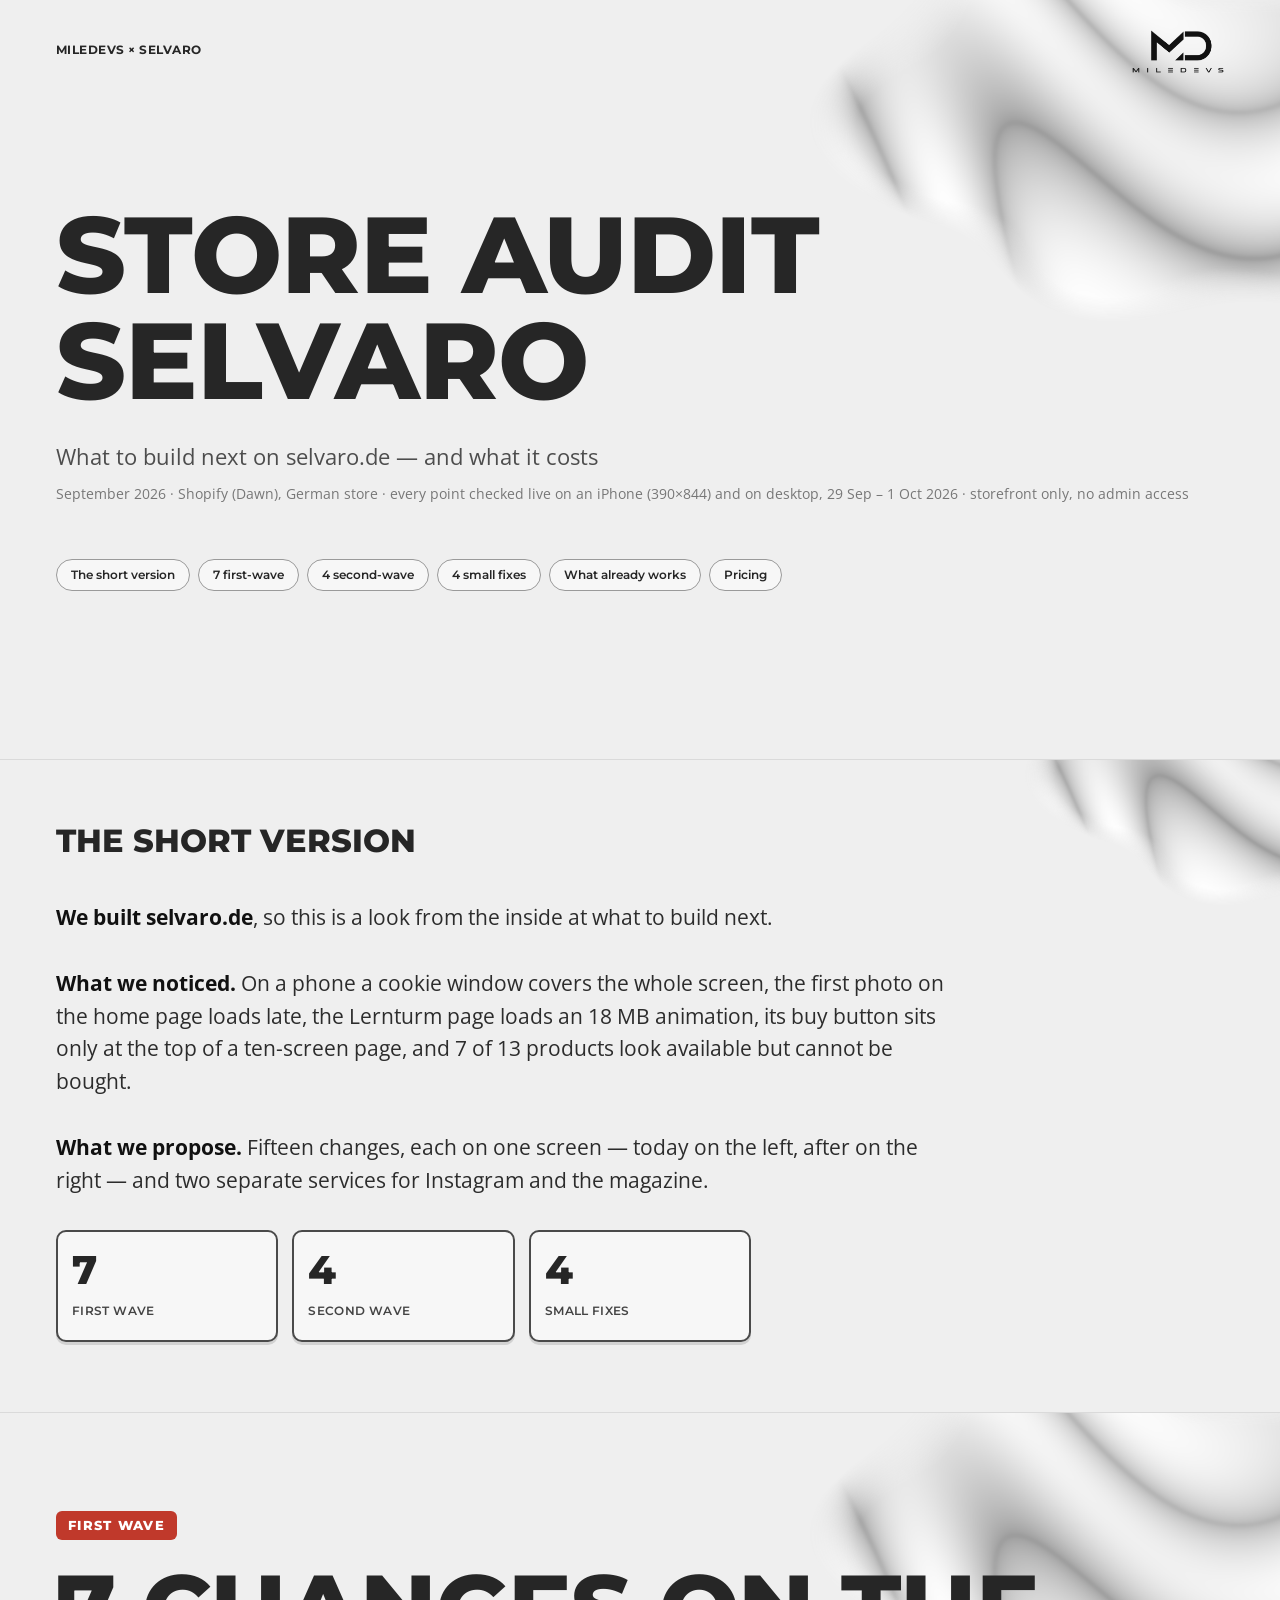
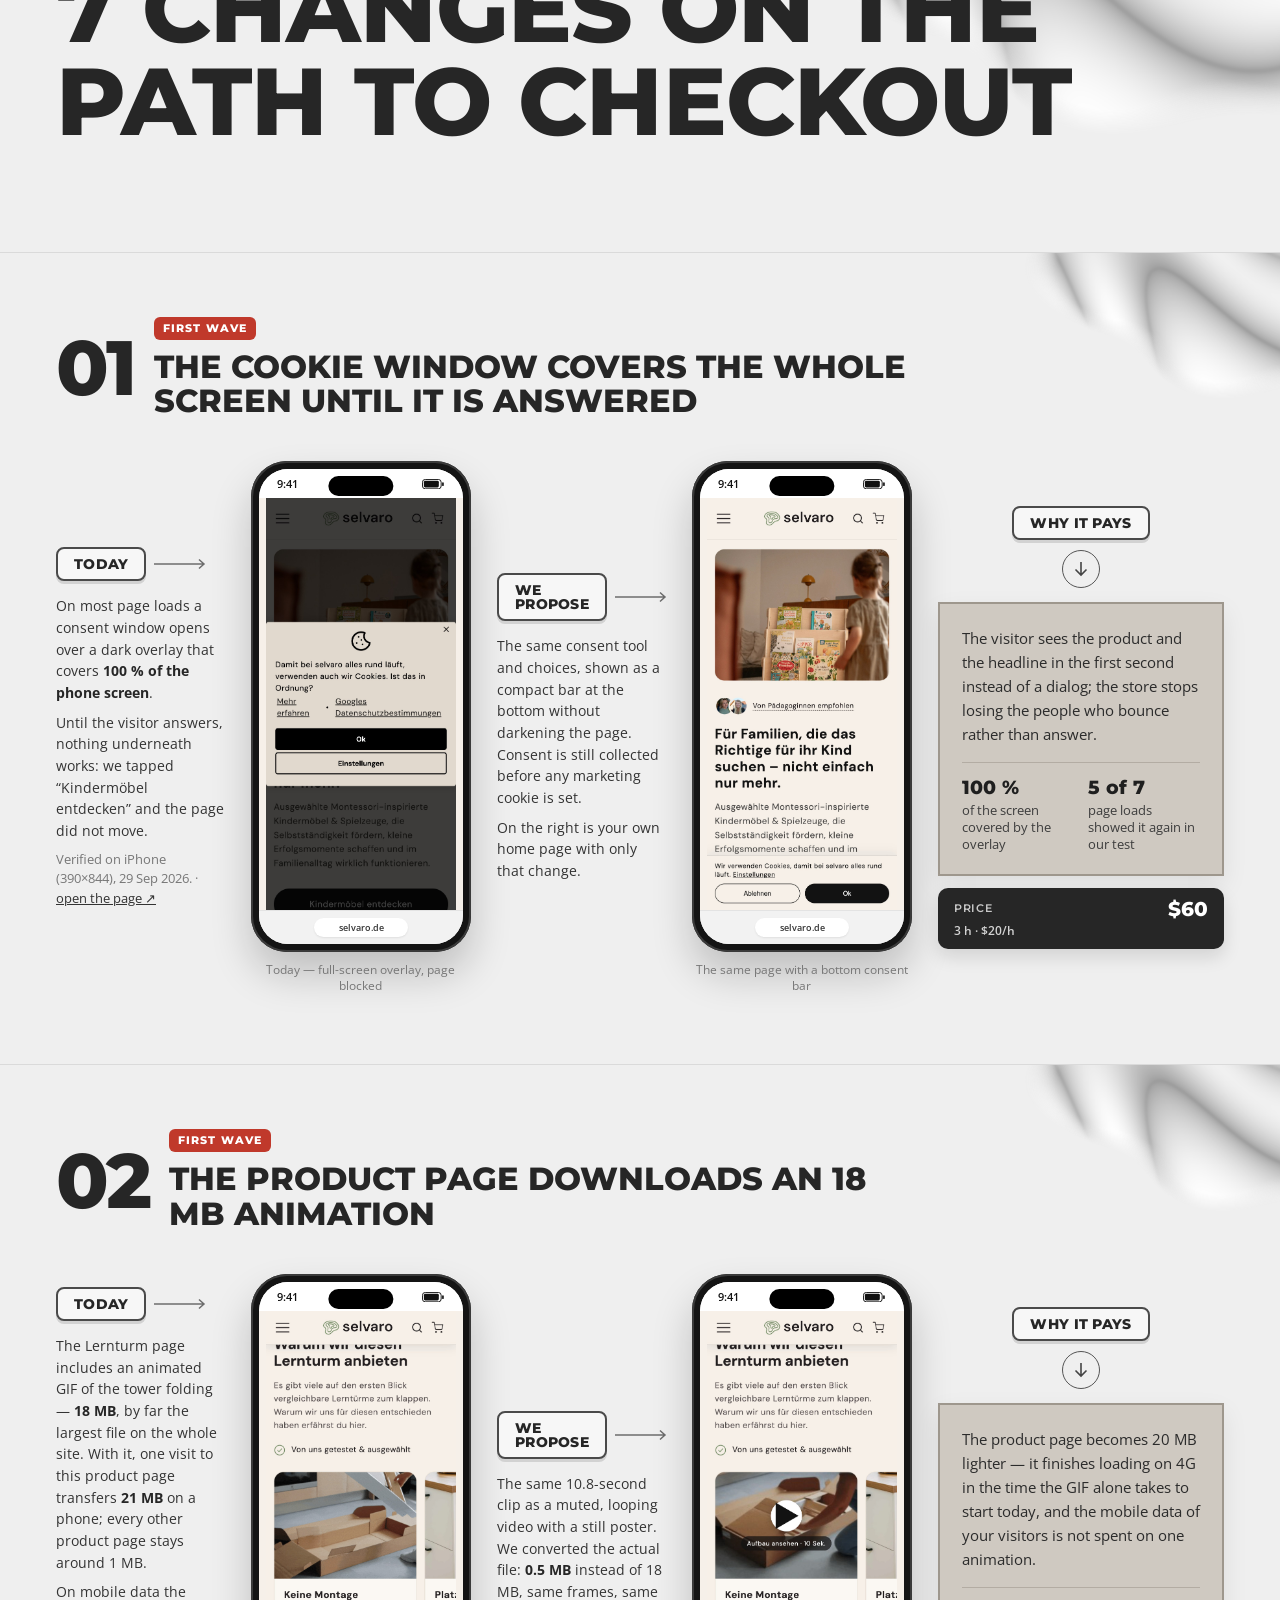
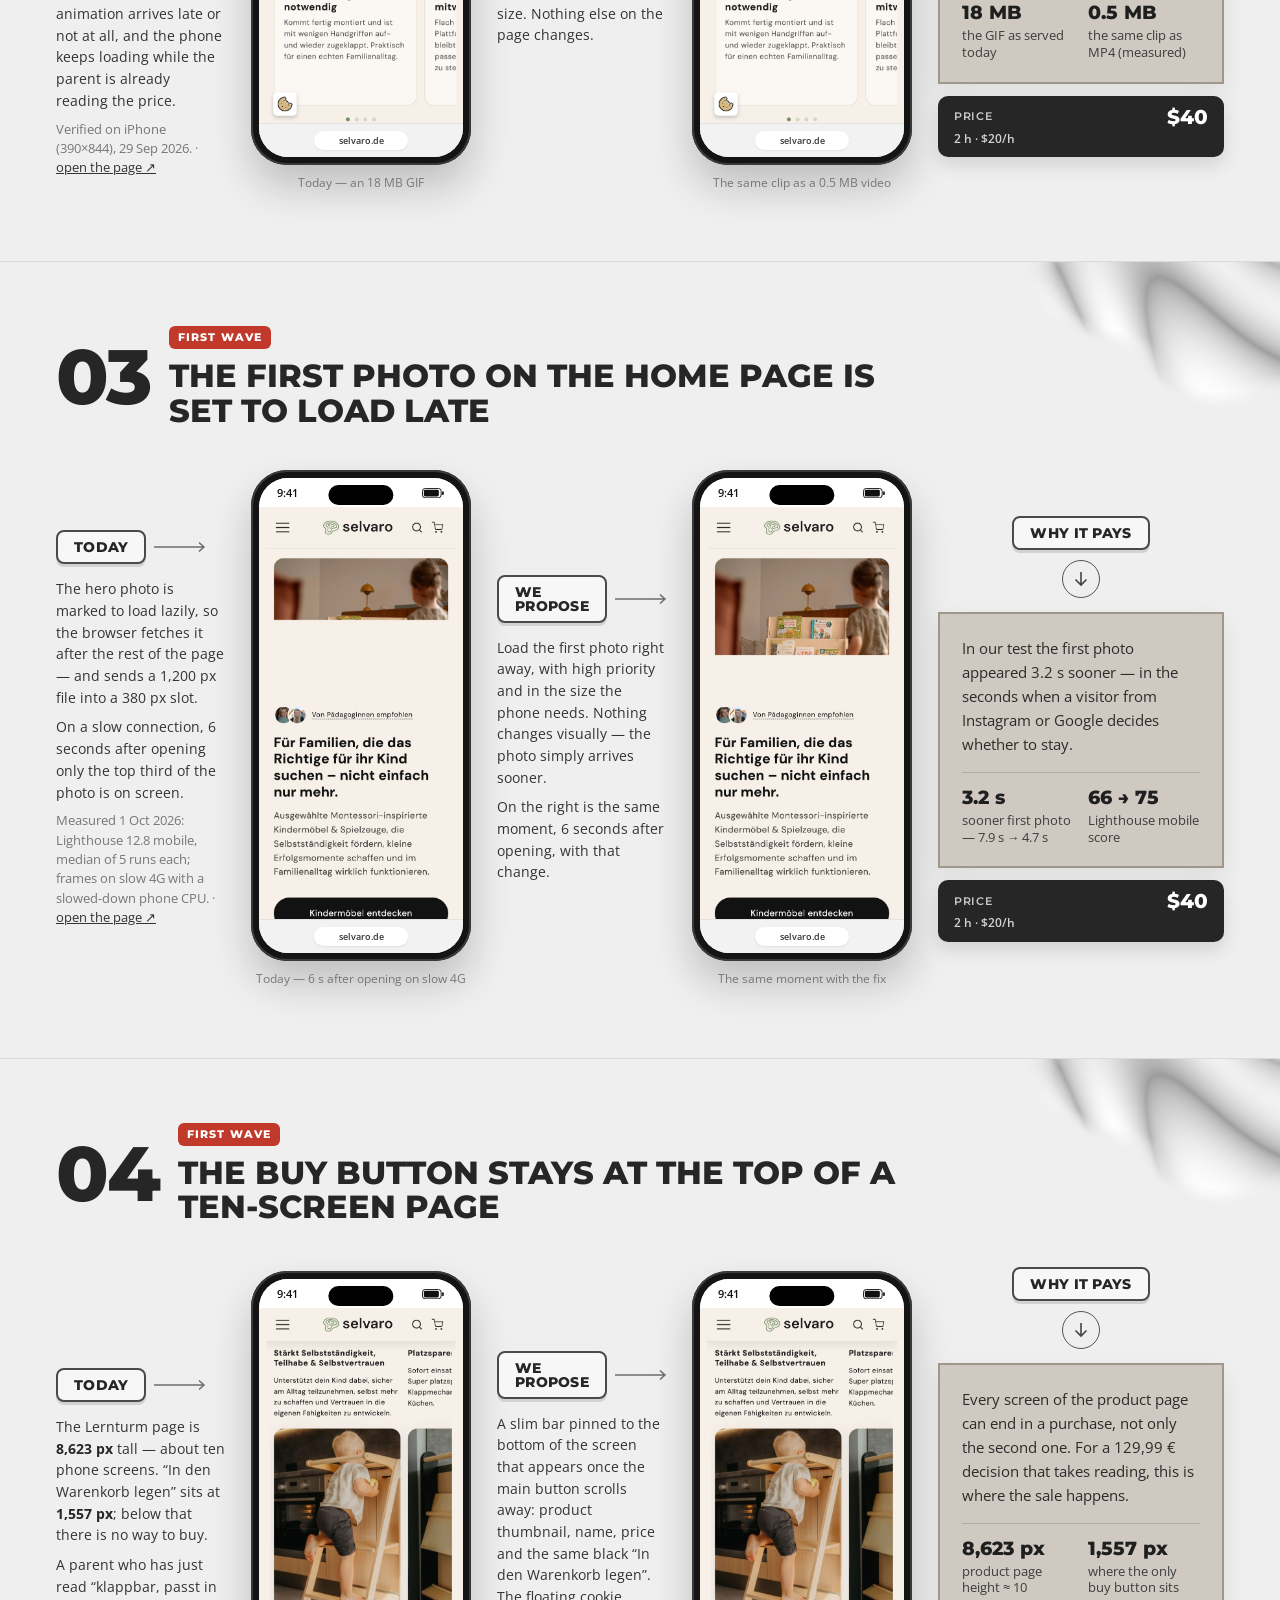
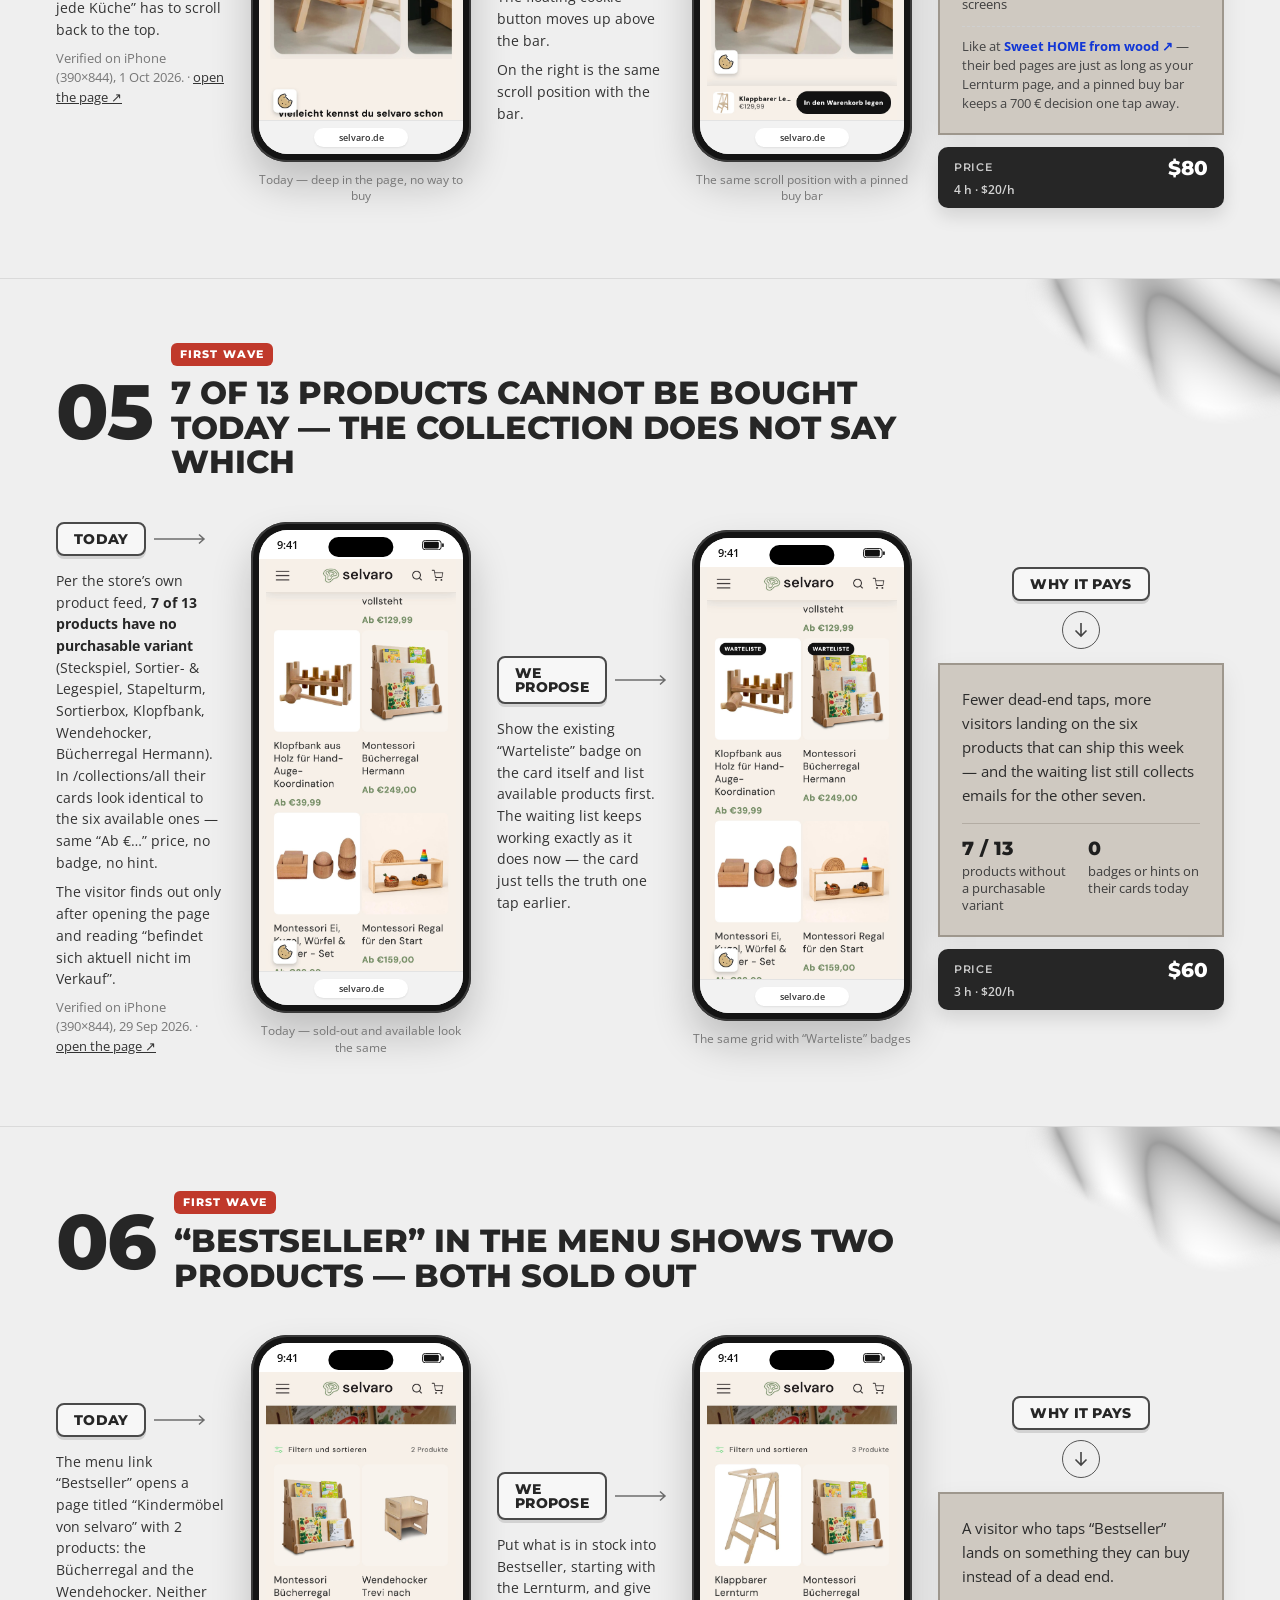
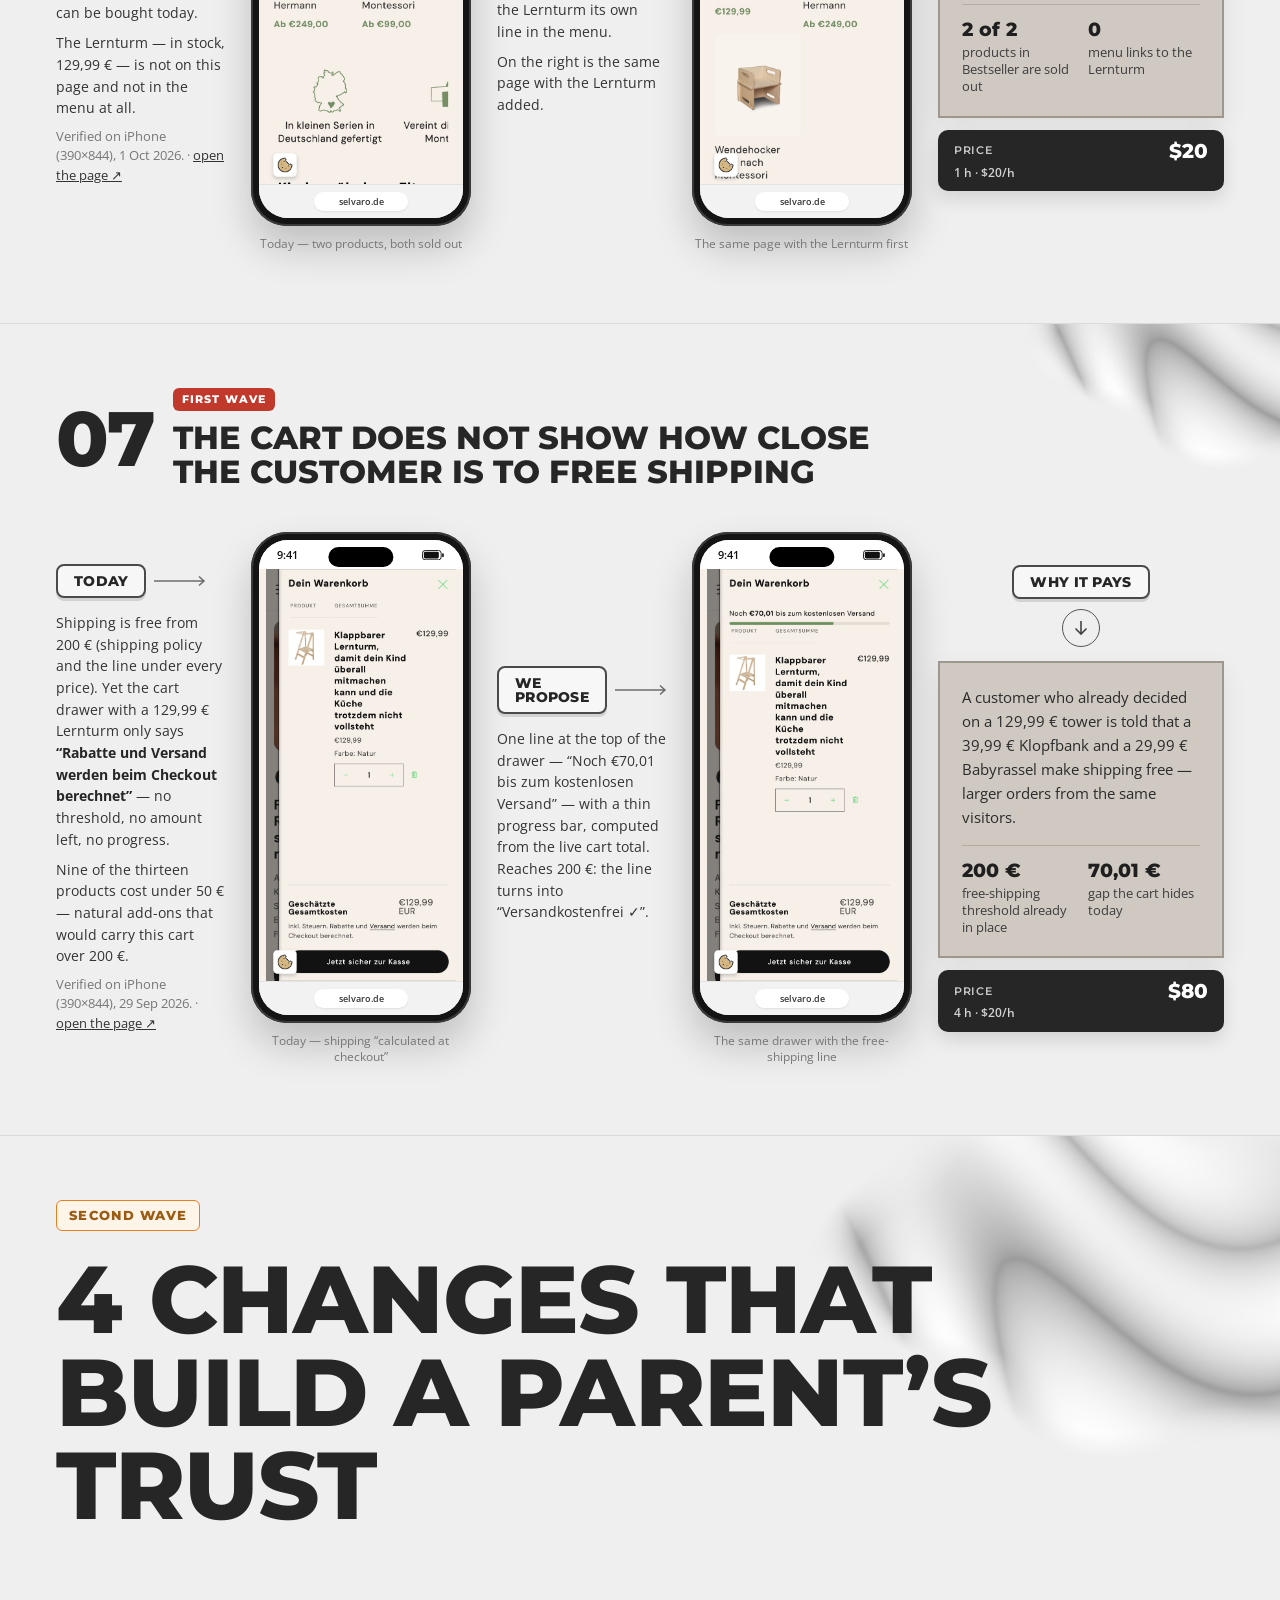
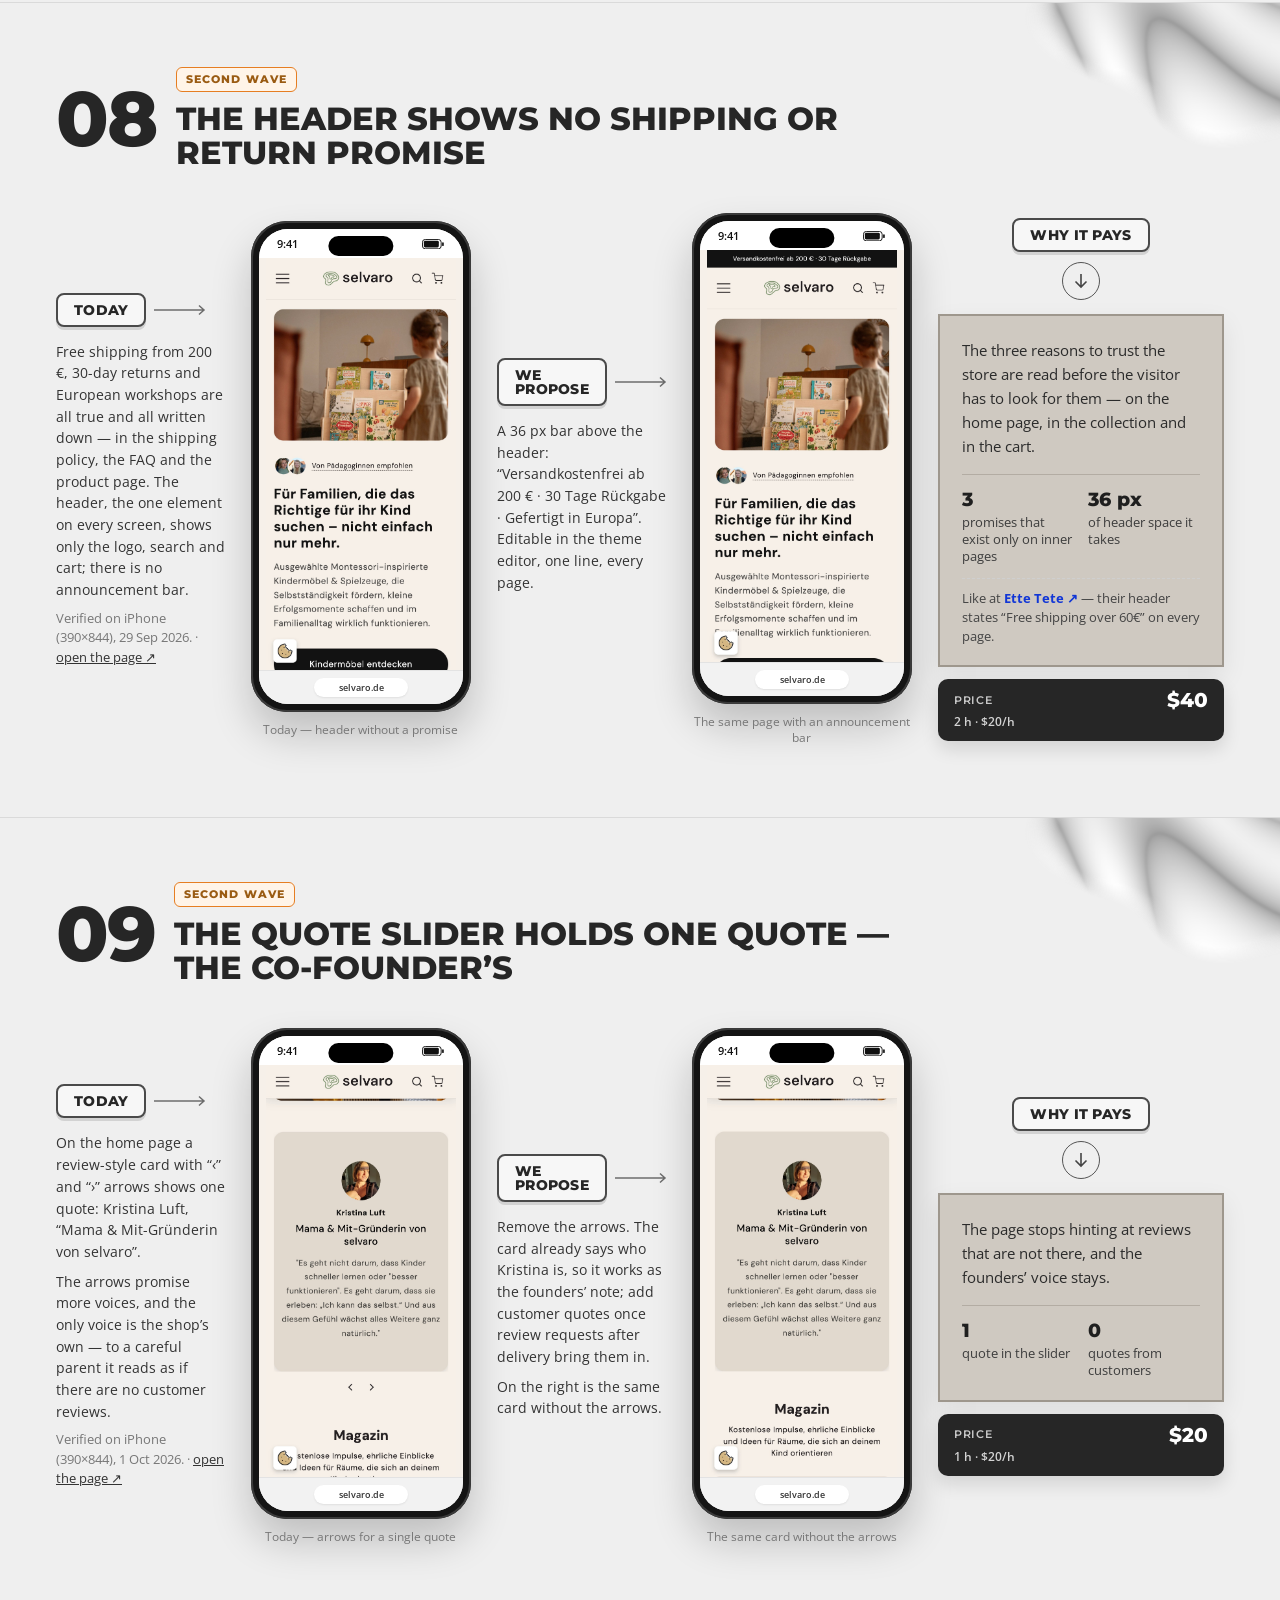
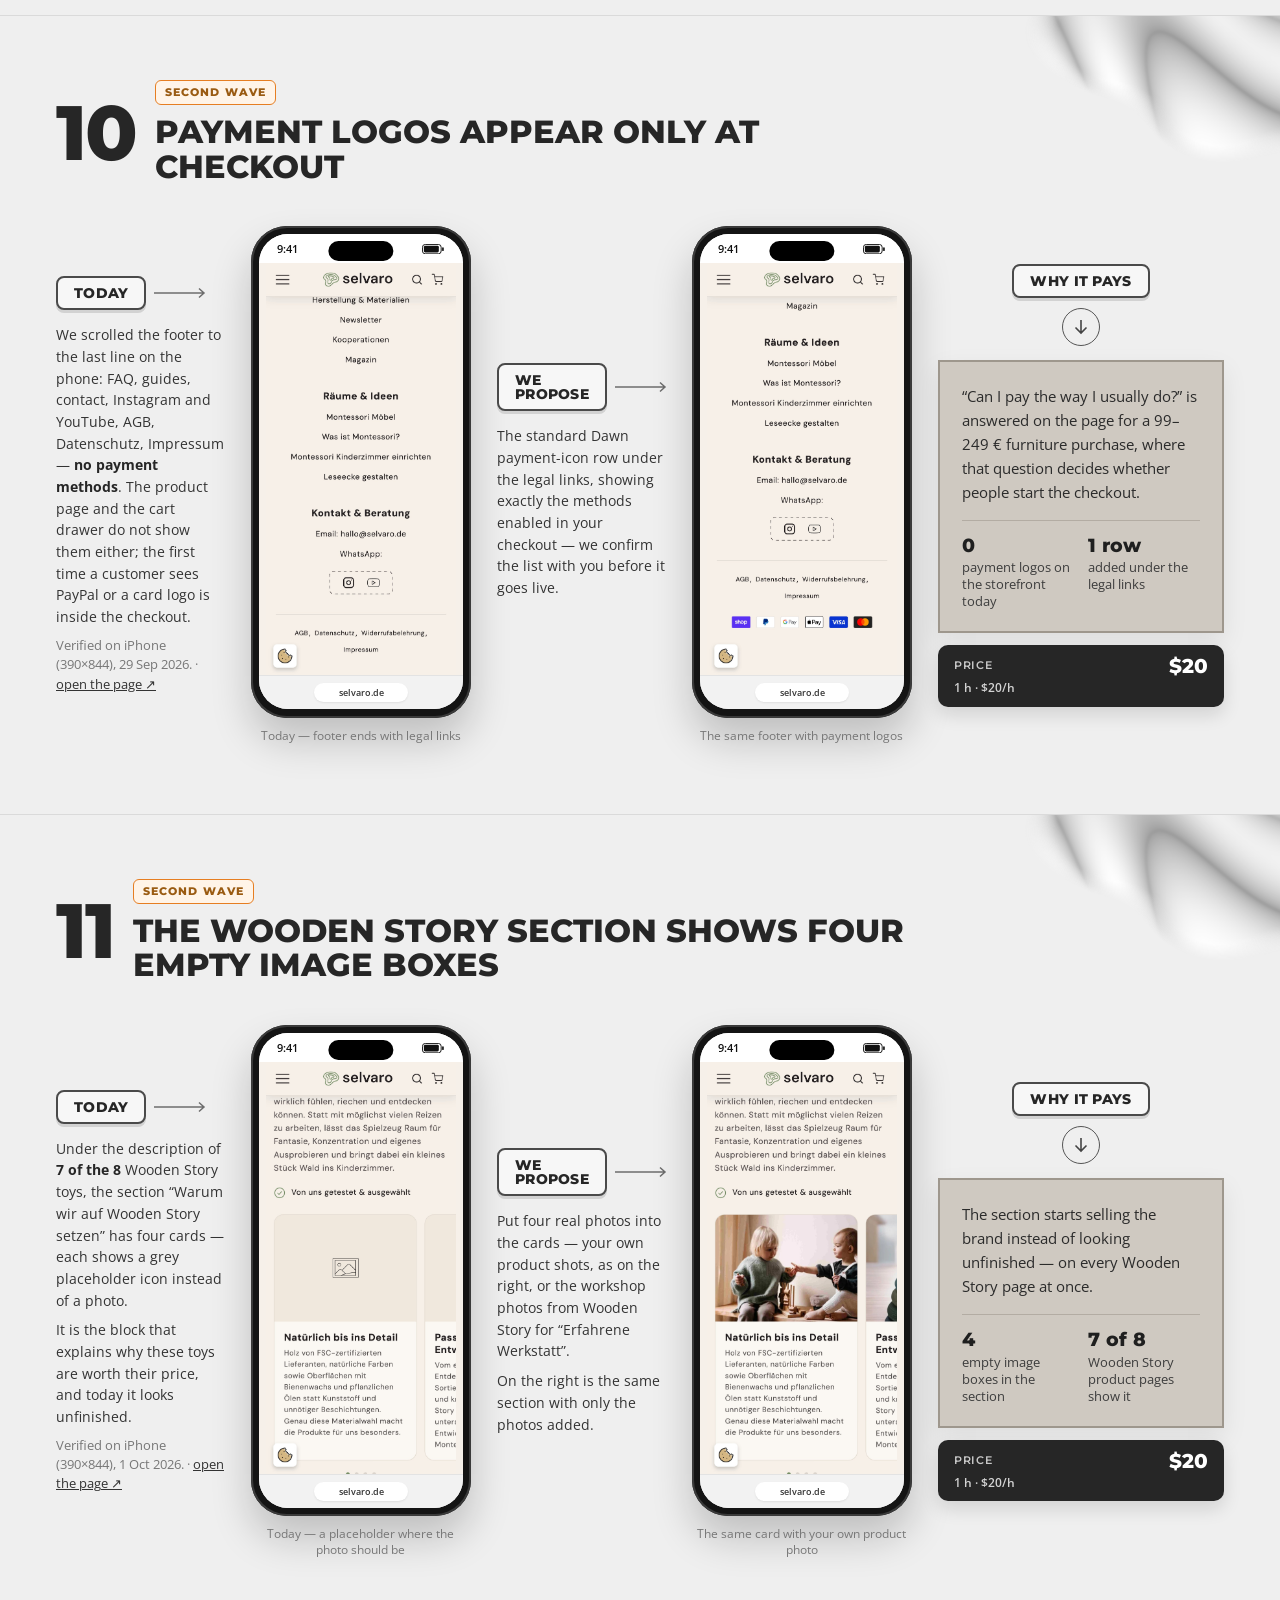
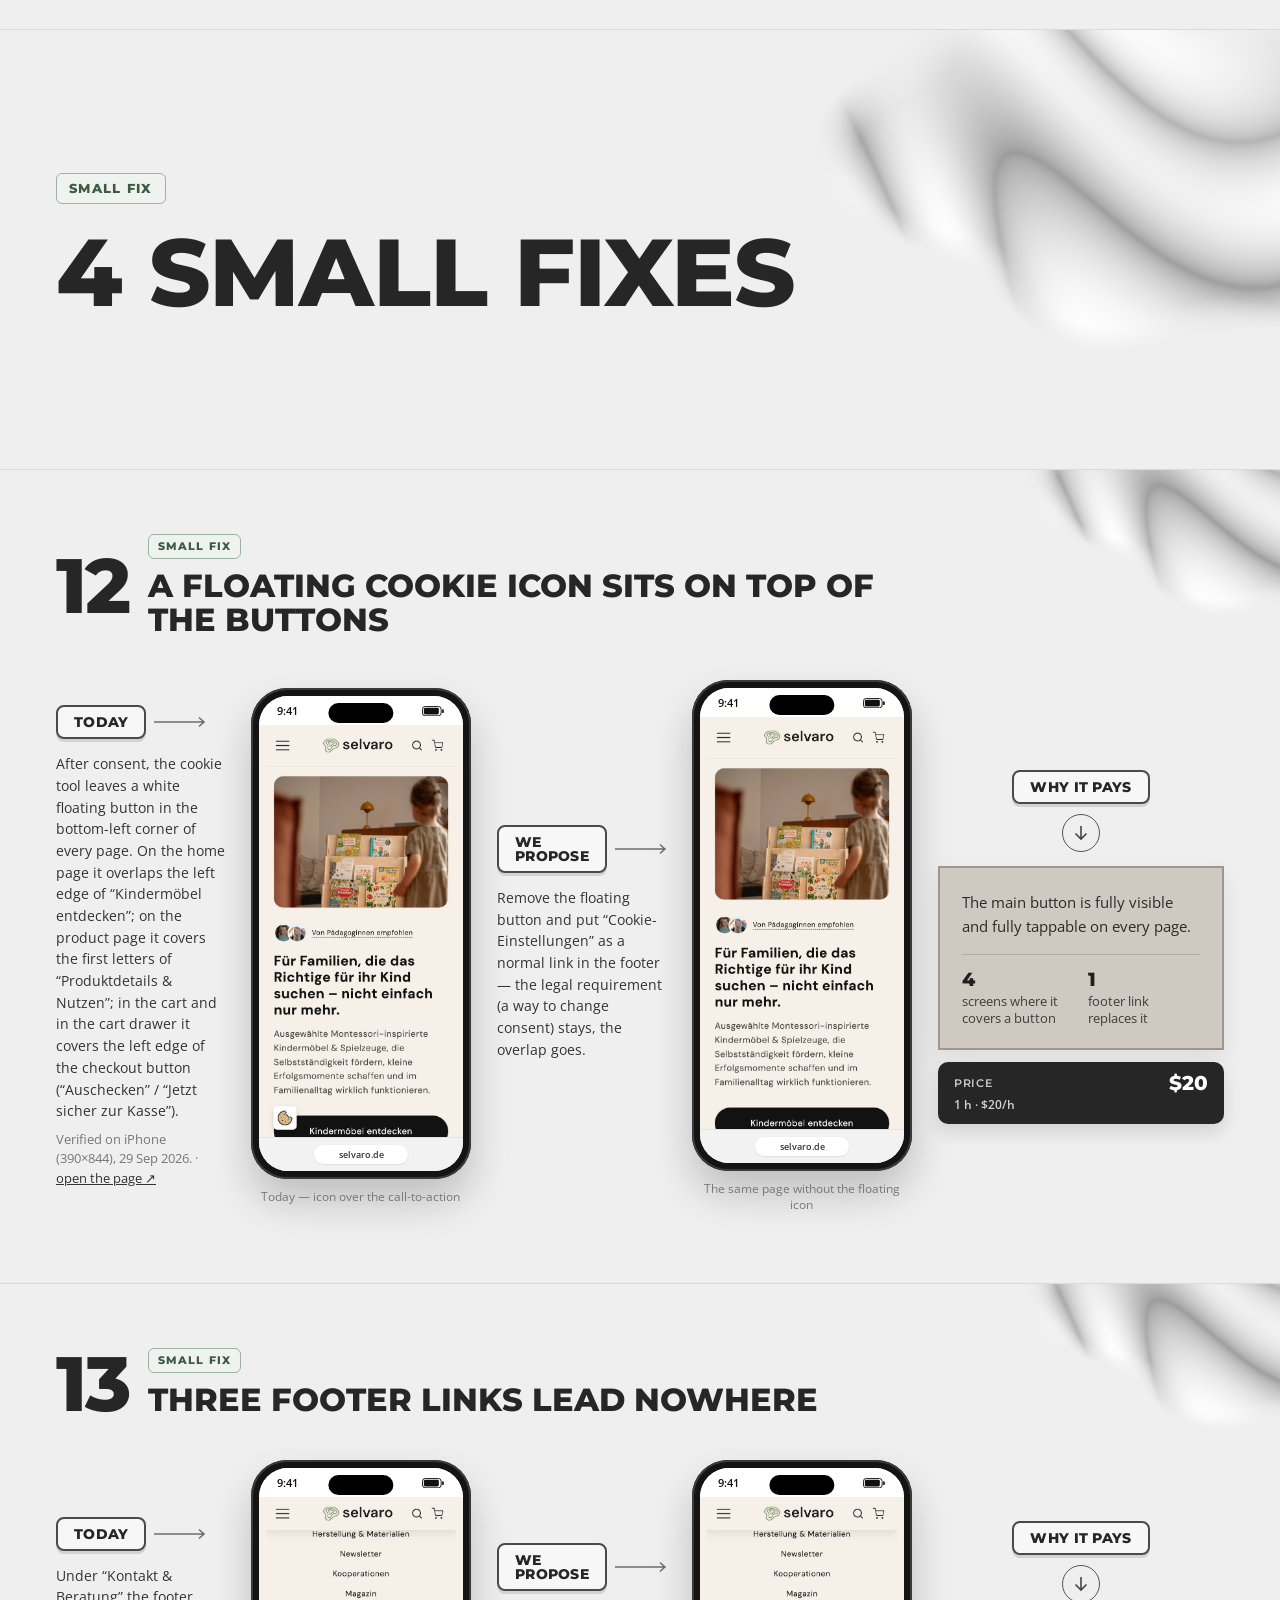
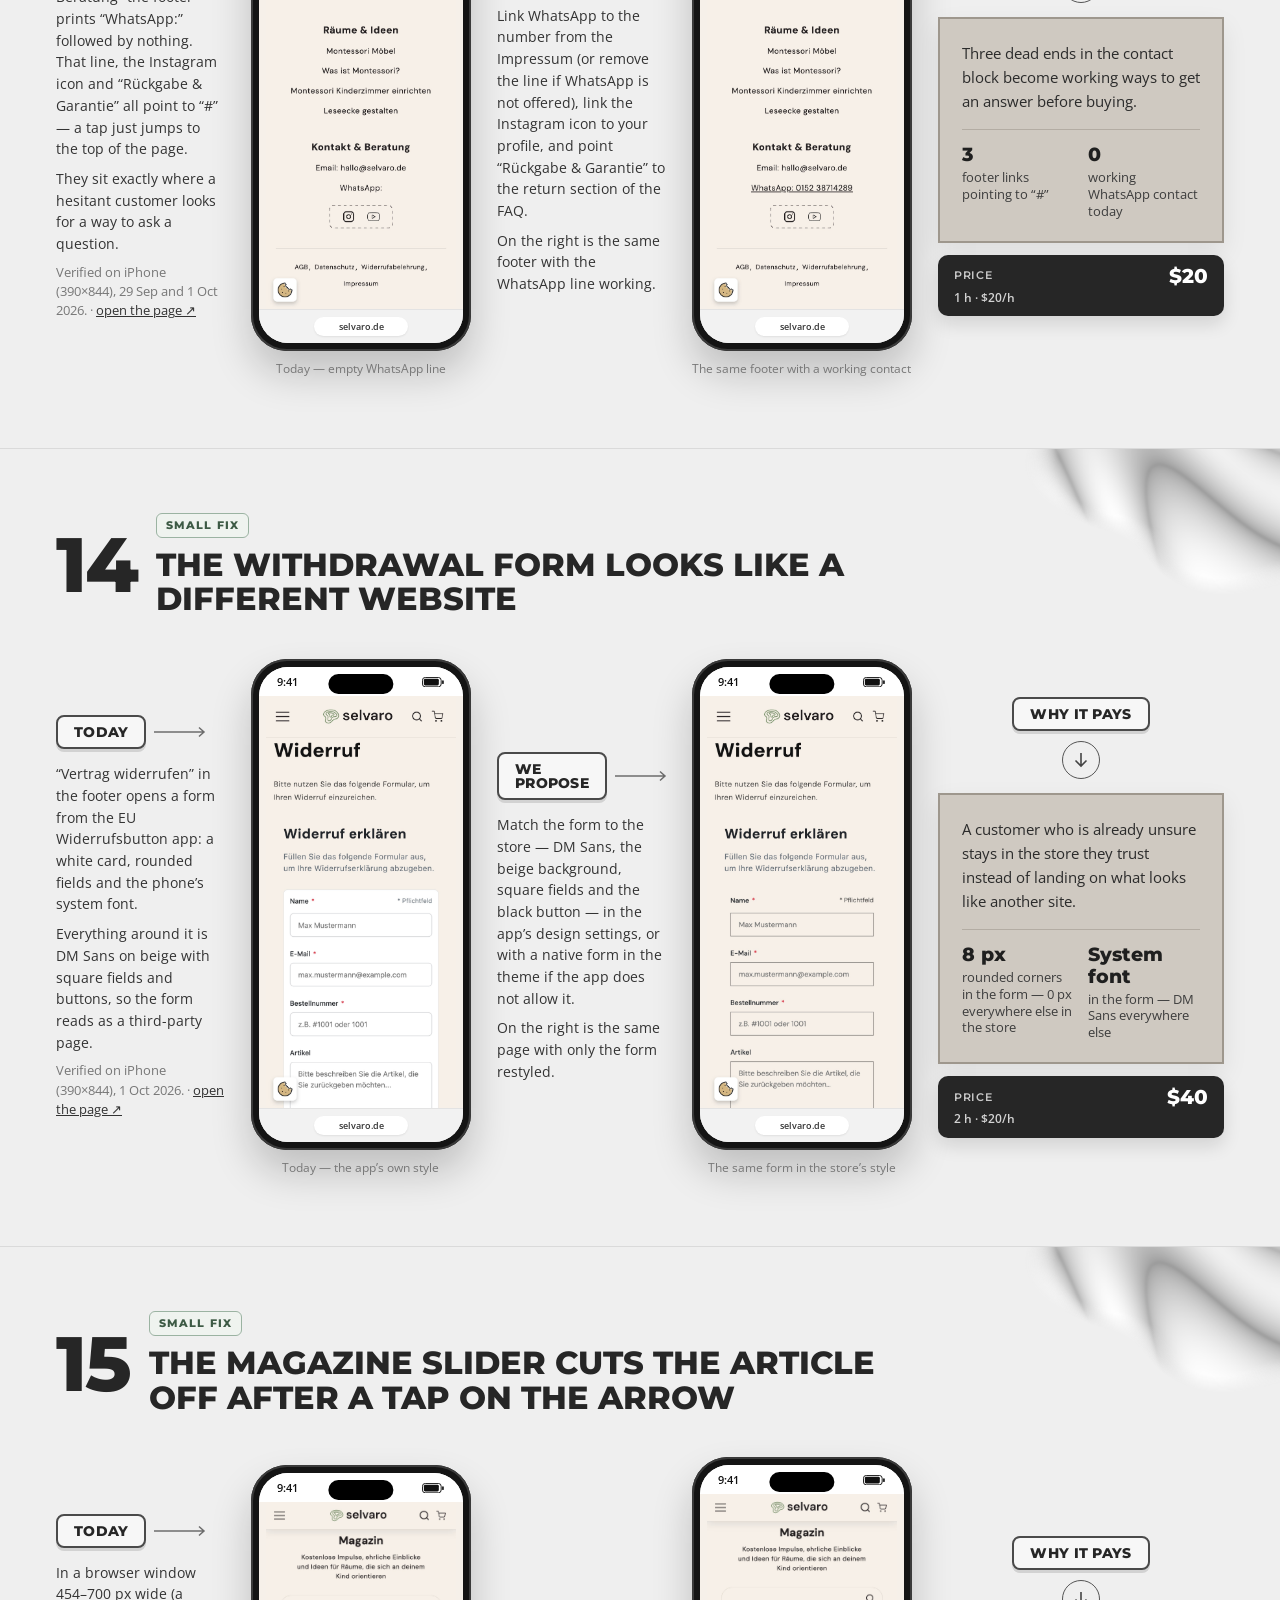
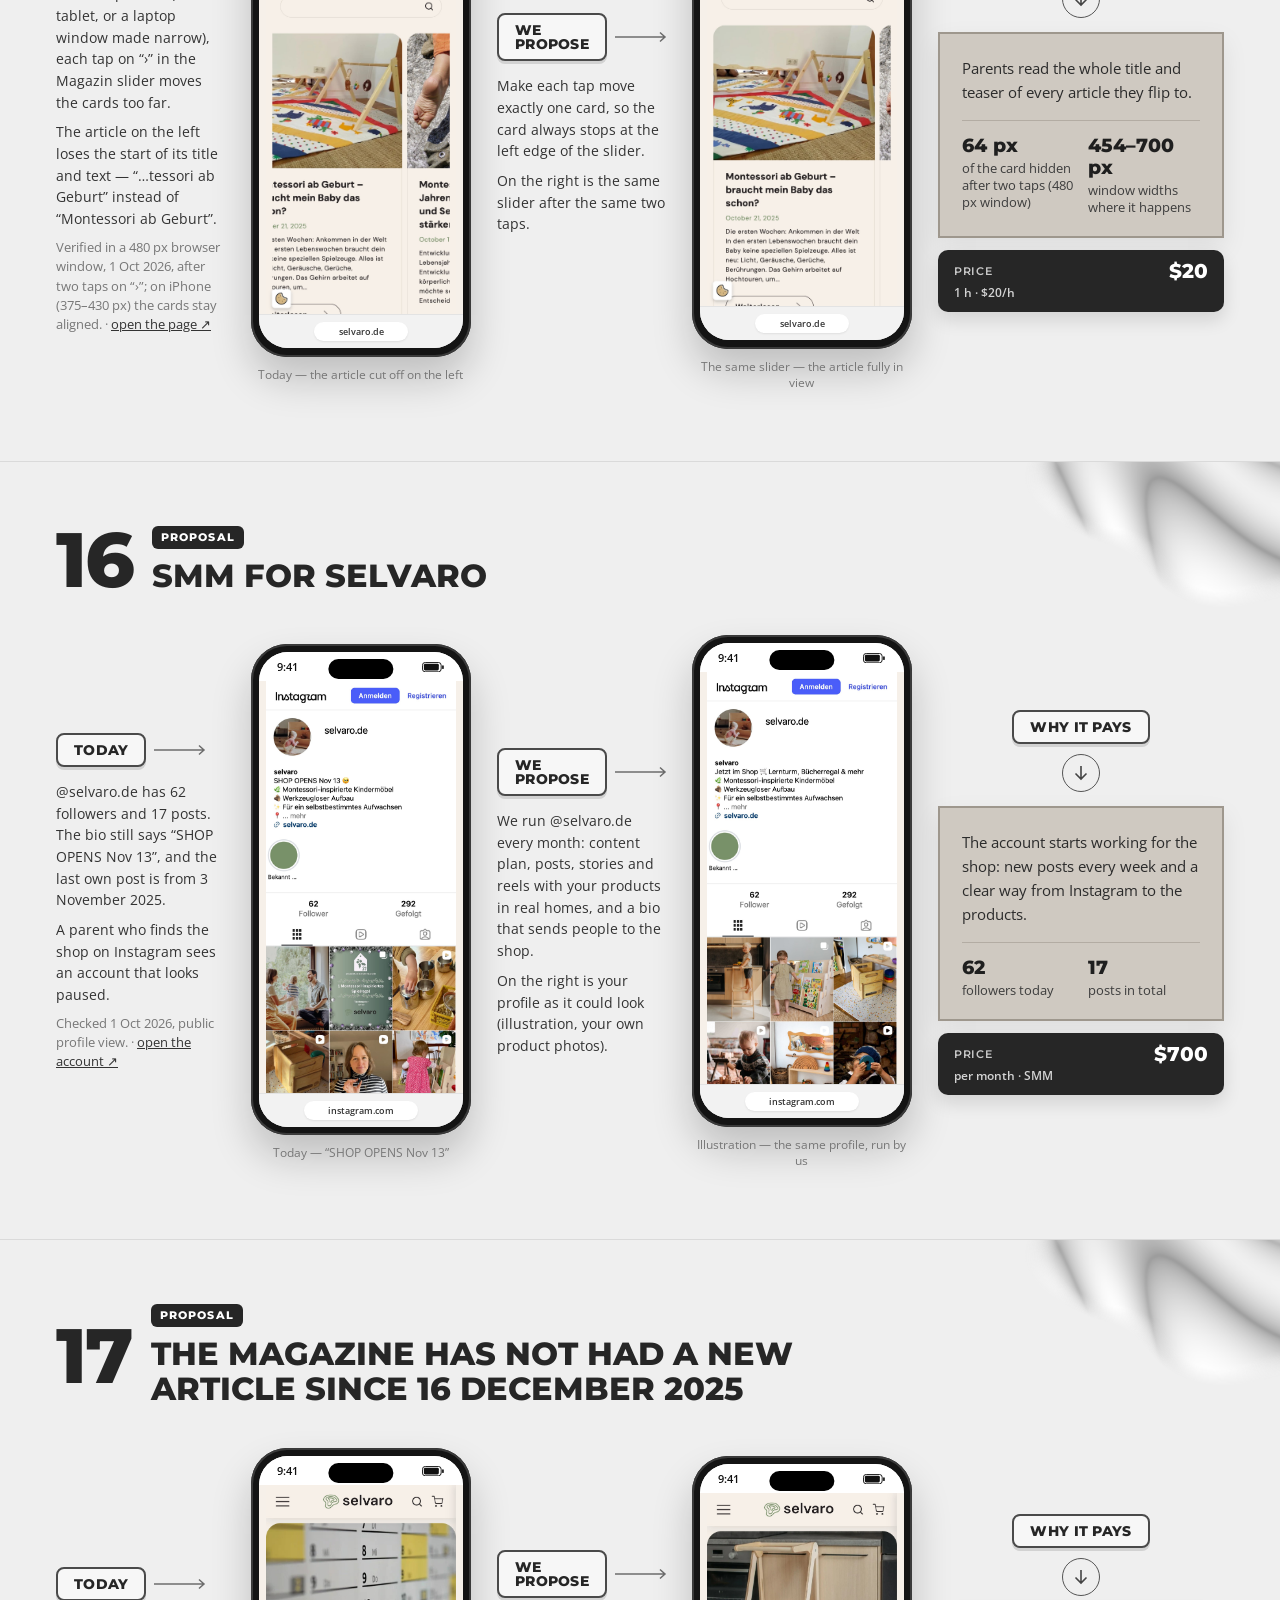
<file: index.html>
<!doctype html>
<html lang="en">
<head>
<meta charset="utf-8"><meta name="viewport" content="width=device-width, initial-scale=1">
<title>selvaro.de — store audit</title>
<link rel="icon" href="data:image/svg+xml,%3Csvg xmlns=%27http://www.w3.org/2000/svg%27 viewBox=%270 0 32 32%27%3E%3Crect width=%2732%27 height=%2732%27 rx=%277%27 fill=%27%23141414%27/%3E%3Ctext x=%2716%27 y=%2722%27 font-family=%27Arial%27 font-weight=%27800%27 font-size=%2716%27 fill=%27%23fff%27 text-anchor=%27middle%27%3EM%3C/text%3E%3C/svg%3E">
<meta name="description" content="Store audit of selvaro.de by MileDevs: what is costing the store sales, and what it costs to fix.">
<link rel="preconnect" href="https://fonts.googleapis.com"><link rel="preconnect" href="https://fonts.gstatic.com" crossorigin>
<link href="https://fonts.googleapis.com/css2?family=Montserrat:wght@400;500;600;700;800&family=Open+Sans:wght@400;600;700&display=swap" rel="stylesheet">
<style>

:root{
  --bg:#EFEFEF; --ink:#262626; --muted:#4d4d4d; --soft:#777; --line:#6d6d6d;
  --taupe:#CFC9C1; --taupe-b:#9E978D; --white:#fff;
  --red:#C0392B; --green:#2E8B57; --orange:#E67E22;
}
*{box-sizing:border-box}
html{scroll-behavior:smooth}
body{margin:0;background:var(--bg);color:var(--ink);font-family:'Open Sans',Arial,sans-serif;font-size:15px;line-height:1.55;-webkit-font-smoothing:antialiased}
img{max-width:100%;display:block}
h1,h2,h3,.mont{font-family:'Montserrat',Arial,sans-serif}

/* ---------- slide shell ---------- */
.slide{position:relative;max-width:1280px;margin:0 auto;padding:64px 56px 70px;overflow:hidden;border-bottom:1px solid #dadada}
.slide>*{position:relative;z-index:1}
.silk{position:absolute!important;z-index:0!important;top:-70px;right:-150px;width:720px;pointer-events:none}
.silk.sm{width:470px;top:-110px;right:-150px}
.brand{font:700 12px/1 'Montserrat',sans-serif;letter-spacing:.04em;text-transform:uppercase}

/* ---------- cover ---------- */
.cover{min-height:min(760px,100vh);display:flex;flex-direction:column;justify-content:center}
.cover .brand{position:absolute;top:44px;left:56px}
.cover .logo{position:absolute;bottom:44px;right:56px;width:92px;z-index:2}
.cover h1{font-weight:800;font-size:clamp(46px,8.4vw,112px);line-height:.98;letter-spacing:-.01em;text-transform:uppercase;margin:40px 0 26px}
.cover .sub{font-size:clamp(16px,1.8vw,22px);color:var(--muted);max-width:760px;margin:0}
.cover .meta{margin-top:10px;color:var(--soft);font-size:14px}
.toc{display:flex;flex-wrap:wrap;gap:8px;margin-top:40px;max-width:900px}
.toc a{font:600 12px/1 'Montserrat',sans-serif;color:var(--ink);text-decoration:none;border:1.5px solid #9a9a9a;border-radius:30px;padding:9px 14px;background:rgba(255,255,255,.55)}
.toc a:hover{background:#fff;border-color:var(--ink)}

/* ---------- headings ---------- */
.shead{display:flex;align-items:center;gap:18px;margin:0 0 42px;max-width:860px}
.shead .num{font:800 clamp(46px,6vw,78px)/.85 'Montserrat',sans-serif;letter-spacing:-.02em}
.shead h2{margin:0;font-weight:800;font-size:clamp(20px,2.5vw,33px);line-height:1.08;text-transform:uppercase}
.shead h2 small{display:block;font:500 14px/1.4 'Open Sans',sans-serif;text-transform:none;color:var(--muted);margin-top:8px}

/* ---------- pills / connectors ---------- */
.pill{display:inline-block;font:800 14px/1 'Montserrat',sans-serif;text-transform:uppercase;letter-spacing:.02em;border:2px solid #4a4a4a;border-radius:8px;padding:8px 16px;background:#F7F7F7;box-shadow:0 3px 0 #d2d2d2}
.lbl{display:flex;align-items:center;gap:8px;margin-bottom:14px}
.conn{width:54px;height:12px;flex:none}
.txt p{margin:0;font-size:14px;line-height:1.55;color:#333}
.txt p+p{margin-top:8px}
.txt b{color:var(--ink)}

/* ---------- problem layout ---------- */
.pbody{display:grid;grid-template-columns:minmax(0,.78fr) 220px minmax(0,.78fr) 220px minmax(0,1.32fr);grid-template-areas:"t1 v1 t2 v2 card";gap:26px;align-items:center}
.pbody.wide{grid-template-columns:minmax(0,.62fr) 350px minmax(0,.62fr) 210px minmax(0,1.3fr)}
.pbody.wide .stats b{font-size:17px}
.t1{grid-area:t1}.v1{grid-area:v1}.t2{grid-area:t2}.v2{grid-area:v2}.cardcol{grid-area:card}
.duo{display:grid;grid-template-columns:1fr 1fr;gap:14px}

.benefit-top{display:flex;flex-direction:column;align-items:center;gap:10px;margin-bottom:14px}
.arrow{width:38px;height:38px;border:1.5px solid #555;border-radius:50%;display:grid;place-items:center}
.card{background:var(--taupe);border:2px solid var(--taupe-b);padding:22px 22px 20px;box-shadow:0 10px 24px rgba(0,0,0,.08)}
.card>p{margin:0 0 16px;font-size:15px;line-height:1.6;color:#2b2b2b}
.stats{display:grid;grid-template-columns:1fr 1fr;gap:14px;border-top:1px solid #b3aca3;padding-top:14px}
.stats b{display:block;font:800 19px/1.15 'Montserrat',sans-serif;color:#1f1f1f;margin-bottom:4px}
.stats span{font-size:12.5px;line-height:1.35;color:#3d3d3d;display:block}

/* ---------- phone mockup ---------- */
.phone{width:100%;max-width:220px;margin:0 auto;aspect-ratio:9/19.2;background:#141414;border-radius:36px;padding:8px;box-shadow:0 22px 40px rgba(0,0,0,.2),inset 0 0 0 2px #3a3a3a}
.screen{position:relative;height:100%;border-radius:29px;overflow:hidden;background:#fff;display:flex;flex-direction:column;container-type:inline-size}
.island{position:absolute;top:3.5cqw;left:50%;transform:translateX(-50%);width:32cqw;height:9.5cqw;background:#000;border-radius:6cqw;z-index:9}
.sbar{flex:none;height:14cqw;display:flex;justify-content:space-between;align-items:center;padding:1cqw 9cqw 0;font:600 5.2cqw/1 'Open Sans',sans-serif;color:#111;background:#fff}
.sbar svg{width:11cqw;height:auto}
.view{position:relative;flex:1;overflow:hidden;background:#fff}
.view>img.shot{width:100%;height:100%;object-fit:contain;object-position:top;background:#fff}
.url{flex:none;height:17cqw;background:#F2F2F2;display:grid;place-items:center;border-top:1px solid #e3e3e3}
.url span{font:600 4.6cqw/1 'Open Sans',sans-serif;color:#333;background:#fff;border-radius:8cqw;padding:2.6cqw 12cqw;box-shadow:0 1px 2px rgba(0,0,0,.08)}
.cap{font-size:12px;color:var(--soft);text-align:center;margin-top:10px;line-height:1.35}

/* mock site UI inside phones — 1em ≈ 16px of a 390px-wide site */
.mock{font-family:'Montserrat',sans-serif;font-size:4.7cqw;color:#111;line-height:1.35;height:100%;overflow:hidden;display:flex;flex-direction:column}
.mock>*{flex:none}
.mock>.grow{flex:1 1 auto;min-height:0}
.m-pad.col{display:flex;flex-direction:column}
.m-pad.col>*{flex:none}
.m-pad.col>img.grow{flex:1 1 auto;min-height:3em;height:auto}
.m-ann{background:#111;color:#fff;text-align:center;font-size:.72em;padding:.75em .5em;letter-spacing:.04em}
.m-hdr{display:flex;align-items:center;justify-content:space-between;padding:.5em 1em;border-bottom:1px solid #eee;background:#fff}
.m-hdr img{width:2.6em;height:1.75em;object-fit:cover}
.m-hdr .ic{width:1.35em;height:1.35em}
.m-hdr .lang{font-size:.72em}
.m-hero{position:relative;min-height:20em;background-size:cover;background-position:center;color:#fff;padding:1.8em 1.2em 1.6em;text-align:center;display:flex;flex-direction:column;justify-content:flex-end}
.m-hero::before{content:"";position:absolute;inset:0;background:linear-gradient(180deg,rgba(0,0,0,.15) 0%,rgba(0,0,0,.55) 45%,rgba(0,0,0,.78) 100%)}
.m-hero>*{position:relative}
.m-chips{display:flex;flex-wrap:wrap;gap:.35em;justify-content:center;margin-bottom:.8em}
.m-chips span{font-size:.62em;font-weight:600;letter-spacing:.03em;background:rgba(255,255,255,.18);border:1px solid rgba(255,255,255,.5);border-radius:2em;padding:.35em .8em}
.m-hero h3{font-weight:500;font-size:1.28em;line-height:1.18;margin:0 0 .5em}
.m-hero p{font-size:.72em;margin:0 0 1.1em;opacity:.9}
.m-btn{display:block;text-align:center;background:#0d0d0d;color:#fff;border-radius:3em;padding:.95em .8em;font-size:.72em;font-weight:600;letter-spacing:.08em;text-transform:uppercase}
.m-btn.light{background:#fff;color:#111}
.m-hero small{display:block;font-size:.58em;margin-top:.8em;opacity:.85}
.m-pad{padding:1em 1.1em}
.m-kick{font-size:.6em;letter-spacing:.14em;color:#777;text-transform:uppercase;margin-bottom:.35em}
.m-title{font-weight:500;font-size:1.12em;line-height:1.2;margin-bottom:.45em}
.m-title.big{font-size:1.3em}
.m-price{font-size:.95em;font-weight:600;margin-bottom:.15em}
.m-price small{font-weight:400;font-size:.62em;color:#777}
.m-shop{font-size:.62em;color:#444;margin-bottom:.7em}
.m-shop b{color:#5a31f4;font-weight:800}
.m-info{list-style:none;padding:0;margin:0 0 .7em;border-top:1px solid #eee}
.m-info li{display:flex;gap:.55em;align-items:flex-start;font-size:.68em;padding:.5em 0;border-bottom:1px solid #eee;line-height:1.3}
.m-info i{font-style:normal;width:1.2em;flex:none}
.m-note{font-size:.62em;background:#F6EFE6;color:#7a5520;border-radius:.4em;padding:.55em .7em;margin-bottom:.7em;text-align:center}
.m-fine{font-size:.56em;color:#666;text-align:center;margin-top:.6em;text-decoration:underline}
.m-photo{width:100%;height:7.5em;object-fit:cover;border-radius:.7em;margin-bottom:.8em}
.m-crumb{font-size:.6em;color:#777;margin-bottom:.7em}
.fix{background:#E7F3EC;box-shadow:inset .22em 0 0 var(--green);border-radius:.3em;padding:.5em .6em;margin:.5em 0 .7em;font-size:.7em}
.m-field{border:1px solid #999;padding:.7em .8em;font-size:.68em;color:#555;margin-bottom:.6em}
.m-field span{color:#999}
.m-h2{font-weight:500;font-size:1.3em;text-align:center;margin:.3em 0 .7em}
.m-rev{background:#fff;border-radius:.9em;box-shadow:0 .2em 1em rgba(0,0,0,.1);padding:.9em;margin-bottom:.8em}
.m-rev-top{display:flex;gap:.6em;align-items:center;margin-bottom:.55em}
.m-ava{width:2.4em;height:2.4em;border-radius:50%;background:#d9d3cb;display:grid;place-items:center;font-weight:700;font-size:.8em;color:#5b554e;flex:none}
.m-rev-top b{display:block;font-size:.72em}
.m-rev-top span{display:block;font-size:.56em;color:#888}
.m-rev p{font-size:.64em;line-height:1.45;margin:0}
.m-ph{margin-top:.6em;border:1px dashed #bbb;border-radius:.5em;height:3.6em;display:grid;place-items:center;font-size:.54em;color:#888;background:#f6f6f6}
.m-wait{background:#2e2a26;color:#fff;border-radius:1em;padding:1.1em;text-align:center}
.m-wait b{display:block;font-weight:600;font-size:.95em;margin-bottom:.35em}
.m-wait p{font-size:.62em;opacity:.85;margin:0 0 .8em}
.m-input{background:#fff;color:#999;text-align:left;border-radius:3em;padding:.75em 1em;font-size:.64em;margin-bottom:.5em}
.m-cookie{position:absolute;left:0;right:0;bottom:0;background:#fff;border-top:1px solid #ddd;box-shadow:0 -.3em 1em rgba(0,0,0,.12);display:flex;align-items:center;gap:.6em;padding:.7em .9em;font-family:'Montserrat',sans-serif;font-size:4.7cqw}
.m-cookie span{font-size:.58em;color:#333;flex:1;line-height:1.3}
.m-cookie b{font-size:.58em;background:#111;color:#fff;border-radius:2em;padding:.55em 1em;font-weight:600}
.m-sticky{position:absolute;left:.5em;right:.5em;bottom:.5em;background:#111;color:#fff;border-radius:1em;display:flex;align-items:center;gap:.6em;padding:.65em .7em .65em 1em;font-family:'Montserrat',sans-serif;font-size:4.7cqw;box-shadow:0 .4em 1.2em rgba(0,0,0,.35)}
.m-sticky div{flex:1;line-height:1.25}
.m-sticky div b{display:block;font-size:.66em;font-weight:600}
.m-sticky div span{font-size:.56em;opacity:.8}
.m-sticky a{background:#fff;color:#111;border-radius:2em;padding:.6em 1.1em;font-size:.62em;font-weight:700;letter-spacing:.06em;text-transform:uppercase}

/* ---------- info panels (non-phone visuals) ---------- */
.viz{background:#fff;border-radius:16px;box-shadow:0 14px 34px rgba(0,0,0,.1);padding:18px 16px;font-size:13px}
.viz h4{margin:0 0 12px;font:700 11px/1.2 'Montserrat',sans-serif;letter-spacing:.08em;text-transform:uppercase;color:#777}
.row{display:flex;justify-content:space-between;align-items:center;gap:10px;padding:8px 0;border-bottom:1px solid #eee}
.row:last-child{border-bottom:0}
.row em{font-style:normal;font:700 12px/1 'Montserrat',sans-serif;white-space:nowrap}
.bad{color:var(--red)} .ok{color:var(--green)} .warn{color:var(--orange)}
.ring{--p:68;--c:var(--orange);width:92px;height:92px;border-radius:50%;margin:2px auto 12px;background:conic-gradient(var(--c) calc(var(--p)*1%),#e6e6e6 0);display:grid;place-items:center}
.ring b{width:72px;height:72px;border-radius:50%;background:#fff;display:grid;place-items:center;font:800 22px/1 'Montserrat',sans-serif}
.funnel div{margin:0 auto 6px;background:#E9E5DF;border-left:3px solid #9E978D;font:600 12px/1.2 'Montserrat',sans-serif;padding:9px 10px;border-radius:4px}
.tags{display:flex;flex-wrap:wrap;gap:6px;margin-top:12px}
.tags span{font:700 10.5px/1 'Montserrat',sans-serif;background:#E7F3EC;color:var(--green);border-radius:20px;padding:6px 9px}
.map{font:600 12px/1.3 'Montserrat',sans-serif}
.map .node{border:1.5px solid #555;border-radius:8px;padding:9px 10px;background:#fafafa;text-align:center}
.map .node.main{background:#262626;color:#fff;border-color:#262626}
.map .down{text-align:center;color:#888;line-height:1;margin:5px 0}
.map .x{color:var(--red);font-weight:600;font-size:11.5px;margin-top:10px;line-height:1.5}

/* ---------- summary / lists ---------- */
.lead{font-size:clamp(17px,1.7vw,21px);line-height:1.55;max-width:900px;margin:0 0 34px;color:#2c2c2c}
.lead b{color:#111}
.kpis{display:grid;grid-template-columns:repeat(5,minmax(0,1fr));gap:14px}
.kpi{background:#F7F7F7;border:2px solid #4a4a4a;border-radius:10px;padding:18px 14px;box-shadow:0 3px 0 #d2d2d2}
.kpi b{display:block;font:800 40px/1 'Montserrat',sans-serif;margin-bottom:8px}
.kpi span{font:600 12px/1.3 'Montserrat',sans-serif;text-transform:uppercase;letter-spacing:.03em;color:#444}
.two{display:grid;grid-template-columns:minmax(0,1fr) minmax(0,1fr);gap:24px;margin-top:30px}
.good{display:grid;grid-template-columns:repeat(3,minmax(0,1fr));gap:16px}
.gcard{background:#fff;border-radius:14px;padding:20px;box-shadow:0 10px 26px rgba(0,0,0,.07)}
.gcard .ck{width:30px;height:30px;border-radius:50%;background:#E7F3EC;color:var(--green);display:grid;place-items:center;font-weight:800;margin-bottom:12px}
.gcard h3{margin:0 0 6px;font-size:16px;font-weight:700}
.gcard p{margin:0;font-size:13.5px;color:#444}
.flow{display:grid;grid-template-columns:repeat(4,minmax(0,1fr));gap:14px;counter-reset:f}
.step{background:#fff;border-radius:12px;padding:16px 16px 14px;box-shadow:0 8px 22px rgba(0,0,0,.06);position:relative}
.step i{font:800 13px/1 'Montserrat',sans-serif;font-style:normal;display:inline-block;background:#262626;color:#fff;border-radius:6px;padding:5px 7px;margin-bottom:10px}
.step b{display:block;font:700 14px/1.25 'Montserrat',sans-serif;margin-bottom:4px}
.step span{font-size:12.5px;color:#555;line-height:1.4;display:block}
.step.key{background:var(--taupe);border:2px solid var(--taupe-b);box-shadow:none}
.note{margin-top:22px;font-size:13px;color:#555;display:flex;gap:10px;align-items:flex-start}
.qgrid{display:grid;grid-template-columns:repeat(2,minmax(0,1fr));gap:12px 26px}
.q{display:flex;gap:14px;align-items:flex-start;padding:12px 0;border-bottom:1px solid #d3d3d3}
.q i{font:800 13px/1 'Montserrat',sans-serif;font-style:normal;border:2px solid #4a4a4a;border-radius:7px;padding:6px 7px;background:#F7F7F7;flex:none}
.q p{margin:0;font-size:14px;color:#333}
.q p b{color:#111}
.price{display:grid;grid-template-columns:minmax(0,.9fr) minmax(0,1.1fr);gap:34px;align-items:start}
.pbox{background:var(--taupe);border:2px solid var(--taupe-b);padding:30px;box-shadow:0 10px 24px rgba(0,0,0,.08)}
.pbox .sum{font:800 clamp(52px,6vw,76px)/1 'Montserrat',sans-serif;margin:8px 0 10px}
.pbox p{margin:0;color:#333}
.pbox .terms{display:flex;gap:10px;flex-wrap:wrap;margin-top:18px}
.pbox .terms span{font:700 12px/1 'Montserrat',sans-serif;background:#F7F7F7;border:1.5px solid #4a4a4a;border-radius:20px;padding:8px 12px}
.incl{list-style:none;margin:0;padding:0}
.incl li{display:flex;gap:12px;padding:10px 0;border-bottom:1px solid #d3d3d3;font-size:14.5px}
.incl li::before{content:"✓";font-weight:800;color:var(--green);flex:none}
.chart{background:#fff;border-radius:14px;padding:12px;box-shadow:0 10px 26px rgba(0,0,0,.07);max-width:780px}
.end{text-align:center;padding-block:80px}
.end img{width:120px;margin:0 auto 26px}
.end h2{font-weight:800;font-size:clamp(26px,3.4vw,44px);text-transform:uppercase;margin:0 0 12px}
.end p{max-width:640px;margin:0 auto;color:#444}
.fine{max-width:760px;margin:28px auto 0!important;font-size:12.5px;color:#777!important}


/* ---------- severity ---------- */
.sev{display:block;width:max-content;font:800 11px/1 'Montserrat',sans-serif;letter-spacing:.1em;text-transform:uppercase;border-radius:6px;padding:6px 9px;margin-bottom:10px}
.sev.crit{background:var(--red);color:#fff}
.sev.imp{background:#FFF4E8;color:#9A5B12;border:1.5px solid var(--orange)}
.crit-grid{display:grid;grid-template-columns:repeat(3,minmax(0,1fr));gap:14px}
.ccard{display:flex;flex-direction:column;background:#fff;border-radius:14px;border-top:4px solid var(--red);padding:16px 18px 16px;box-shadow:0 10px 26px rgba(0,0,0,.07);color:inherit;text-decoration:none;transition:transform .15s}
.ccard:hover{transform:translateY(-2px)}
.ccard .top{display:flex;justify-content:space-between;align-items:center;margin-bottom:8px}
.ccard .n{font:800 24px/1 'Montserrat',sans-serif;color:var(--red)}
.ccard .go{font:600 11px/1 'Montserrat',sans-serif;color:#888}
.ccard b{font:700 15px/1.3 'Montserrat',sans-serif;margin-bottom:6px}
.ccard .now{margin:0 0 12px;font-size:13px;color:#555;line-height:1.45}
.ccard .do{margin:auto 0 0;font-size:13px;line-height:1.45;background:#F3F1EE;border-radius:8px;padding:9px 11px;color:#1f1f1f}
.ccard .do::before{content:"Робимо: ";font-weight:700}
.imp-grid{display:grid;grid-template-columns:repeat(2,minmax(0,1fr));gap:0 26px}
.irow{display:flex;gap:14px;align-items:flex-start;padding:13px 0;border-bottom:1px solid #d3d3d3}
.irow i{font:800 13px/1 'Montserrat',sans-serif;font-style:normal;min-width:30px;text-align:center;border:2px solid var(--orange);color:#9A5B12;border-radius:7px;padding:6px 5px;background:#FFF4E8;flex:none}
.irow>div{min-width:0;overflow-wrap:anywhere}
.irow b{display:block;font:700 14.5px/1.3 'Montserrat',sans-serif;margin-bottom:4px}
.irow span{display:block;font-size:13.5px;color:#444;line-height:1.45}
.irow em{font-style:normal;font:600 11px/1 'Montserrat',sans-serif;color:#888;white-space:nowrap;margin-left:4px}
@media (max-width:1100px){.crit-grid{grid-template-columns:repeat(2,minmax(0,1fr))}}
@media (max-width:640px){.crit-grid,.imp-grid{grid-template-columns:minmax(0,1fr)}}

/* ---------- responsive ---------- */
@media (max-width:1100px){
  .slide{padding:54px 32px 60px}
  .cover .brand{left:32px}.cover .logo{right:32px}
  .pbody,.pbody.wide{grid-template-columns:minmax(0,1fr) minmax(0,1fr);grid-template-areas:"t1 t2" "v1 v2" "card card";gap:22px 26px;align-items:start}
  .pbody.wide{grid-template-areas:"t1 t2" "v1 v1" "v2 card"}
  .conn{display:none}
  .cardcol{max-width:620px}
  .kpis{grid-template-columns:repeat(3,minmax(0,1fr))}
  .good{grid-template-columns:repeat(2,minmax(0,1fr))}
  .flow{grid-template-columns:repeat(2,minmax(0,1fr))}
  .price{grid-template-columns:1fr}
  .silk{width:420px;top:-130px;right:-150px}
}
@media (max-width:640px){
  body{font-size:14px}
  .slide{padding:44px 16px 50px}
  .cover{min-height:auto;padding-top:96px}
  .cover .brand{left:16px;top:30px}.cover .logo{right:16px;top:18px;width:70px}
  .shead{gap:12px;margin-bottom:28px}
  .pbody,.pbody.wide{grid-template-columns:minmax(0,1fr);grid-template-areas:"t1" "v1" "t2" "v2" "card"}
  .duo{gap:10px}
  .phone{max-width:230px}
  .kpis{grid-template-columns:repeat(2,minmax(0,1fr))}
  .kpi b{font-size:32px}
  .two,.good,.flow,.qgrid{grid-template-columns:minmax(0,1fr)}
  .silk{width:300px;top:-110px;right:-130px;opacity:.7}
}

/* ---------- split v2 ---------- */
.sev.ok{background:#E7F3EC;color:var(--green);border:1.5px solid var(--green)}
a.irow{color:inherit;text-decoration:none}
a.irow:hover b{text-decoration:underline}
.good.four{grid-template-columns:repeat(4,minmax(0,1fr))}
.ov-fix{position:absolute;left:0;right:0;height:12cqw;display:flex;align-items:center;padding:0 8cqw;background:#E7F3EC;box-shadow:inset 1.2cqw 0 0 #2E8B57;font:600 4.2cqw/1 'Montserrat',sans-serif;color:#1f5f3b}
.ov-field{position:absolute;left:0;right:0;height:13cqw;background:#fff;padding:0 4cqw}
.ov-field span{display:flex;align-items:center;height:100%;border:1px solid #2E8B57;box-shadow:0 0 0 .7cqw #E7F3EC;padding:0 5cqw;font:400 4.4cqw/1 'Montserrat',sans-serif;color:#555}
.ov-field i{font-style:normal;color:#2E8B57}
.hl{background:#E7F3EC;box-shadow:inset .22em 0 0 var(--green);border-radius:.3em;padding:.45em .6em;margin:.3em 0 .6em}
.m-p{font-size:.66em;color:#555;text-align:center;margin:0 0 .9em}
.m-field.tall{height:4.5em}
.m-btn.out{background:#fff;color:#111;border:1px solid #111;margin-top:.5em}
.m-card{border-radius:.9em;padding:.9em 1em;margin-bottom:.5em}
.m-card b{display:block;font-weight:500;font-size:.8em;margin-bottom:.3em}
.m-card p{margin:0;font-size:.64em;line-height:1.45}
.m-card.pink{background:#F3E1E1}
.m-card.dark{background:#2E2A26;color:#fff}
.skel{margin:.7em 0 .5em}
.skel i{display:block;height:.45em;border-radius:.3em;background:rgba(255,255,255,.28);margin-bottom:.4em}
.m-less{font-size:.62em;text-decoration:underline}
.m-nav span{display:block;font-size:.95em;padding:.55em 0;border-bottom:1px solid #eee}
.m-langs{display:flex;gap:.4em}
.m-langs b,.m-langs span{flex:1;text-align:center;font-size:.7em;padding:.6em;border-radius:2em;border:1px solid #111}
.m-langs b{background:#111;color:#fff}
.serp{border:1px solid #eee;border-radius:10px;padding:10px 12px;margin-bottom:10px}
.serp .d{font-size:11px;color:#333}
.serp .t{font:400 15px/1.25 Arial,sans-serif;color:#1a0dab;margin:3px 0 4px}
.serp p{margin:0;font-size:11.5px;line-height:1.4;color:#4d5156}
.code{font:600 11px/1.3 'Roboto Mono',Menlo,monospace;background:#FBEAEA;color:var(--red);border-radius:6px;padding:7px 8px;margin-bottom:12px;overflow-wrap:anywhere}
.code.ok{background:#E7F3EC;color:var(--green)}
.share{border-radius:12px;overflow:hidden;border:1px solid #e6e6e6;background:#F4F4F4}
.share-img{height:110px;background-size:cover;background-position:center}
.share-img.empty{display:grid;place-items:center;background:repeating-linear-gradient(45deg,#e9e9e9 0 8px,#f3f3f3 8px 16px);font-size:11.5px;color:#888;text-align:center;padding:0 12px}
.share-body{padding:9px 11px}
.share-body b{display:block;font:700 12.5px/1.3 'Montserrat',sans-serif}
.share-body span{display:block;font-size:11.5px;color:#666;margin-top:2px}
@media (max-width:1100px){.good.four{grid-template-columns:repeat(2,minmax(0,1fr))}}
@media (max-width:640px){.good.four{grid-template-columns:minmax(0,1fr)}}

.divider{min-height:440px;display:flex;flex-direction:column;justify-content:center;align-items:flex-start}
.divider h2{margin:0;font-weight:800;font-size:clamp(44px,7.4vw,100px);line-height:.98;text-transform:uppercase;letter-spacing:-.01em}
.divider .sev{font-size:13px;padding:8px 12px;margin-bottom:22px}
@media (max-width:640px){.divider{min-height:300px}}

/* ---------- prices + blog ---------- */
.ptag{display:flex;flex-wrap:wrap;justify-content:space-between;align-items:center;gap:4px 10px;margin-top:12px;background:#262626;color:#fff;border-radius:10px;padding:11px 16px;box-shadow:0 8px 18px rgba(0,0,0,.12)}
.ptag span{font:600 11px/1.2 'Montserrat',sans-serif;letter-spacing:.06em;text-transform:uppercase;opacity:.75}
.ptag b{font:800 20px/1 'Montserrat',sans-serif}
.ptag b small{font-size:12px;font-weight:600;opacity:.8}
.ptag em{flex-basis:100%;font:600 12px/1.3 'Open Sans',sans-serif;font-style:normal;opacity:.8}
.sev.extra{background:#262626;color:#fff}
.pcol{display:flex;flex-direction:column;gap:18px}
.pbox.alt{background:#fff;border-color:#d8d2ca}
.pbox .sum small{font-size:.32em;font-weight:600;letter-spacing:0}
.pnote{margin-top:14px!important;font-size:13px;color:#4a4a4a!important}
.m-post{display:flex;gap:.7em;align-items:center;background:#fff;border:1px solid #eee;border-radius:.8em;padding:.5em .6em;margin-bottom:.6em}
.m-post img{width:4.4em;height:4.4em;object-fit:cover;border-radius:.5em;flex:none}
.m-post b{display:block;font-weight:500;font-size:.72em;line-height:1.3}
.m-post .m-kick{display:block;margin-bottom:.25em}

/* ---------- price breakdown ---------- */
.plist h4{display:flex;align-items:center;gap:10px;margin:0 0 6px;font:700 13px/1 'Montserrat',sans-serif;color:#444}
.plist h4 .sev{margin:0}
.prow{display:grid;grid-template-columns:30px minmax(0,1fr) auto 58px;gap:10px;align-items:center;padding:9px 0;border-bottom:1px solid #d3d3d3;font-size:14px;line-height:1.35}
.prow i{font:800 12px/1 'Montserrat',sans-serif;font-style:normal;color:#8a8a8a}
.prow em{font-style:normal;font-size:12.5px;color:#777;white-space:nowrap}
.prow b{font:800 14.5px/1 'Montserrat',sans-serif;text-align:right;white-space:nowrap}
.ptotal{display:flex;justify-content:space-between;padding:14px 0 0;font:800 17px/1 'Montserrat',sans-serif}
@media (max-width:640px){.prow{grid-template-columns:24px minmax(0,1fr) 52px}.prow em{display:none}}

/* ---------- AI blog ---------- */
.m-q{display:flex;gap:.55em;align-items:flex-start;background:#fff;border:1px solid #eee;border-radius:.7em;padding:.55em .6em;margin-bottom:.45em}
.m-q i{font-style:normal;font-weight:700;font-size:.58em;color:#999;padding-top:.15em}
.m-q div{flex:1;min-width:0}
.m-q b{display:block;font-weight:500;font-size:.64em;line-height:1.3}
.m-q span{display:block;font-size:.52em;color:#888;margin-top:.2em}
.m-q em{font-style:normal;font-weight:600;font-size:.5em;border-radius:2em;padding:.35em .6em;white-space:nowrap}
.m-q em.pub{background:#E7F3EC;color:#2E8B57}
.m-q em.draft{background:#F1F1F1;color:#555}
.m-q em.now{background:#FFF4E8;color:#9A5B12}
.m-daily{font-size:.6em;text-align:center;background:#111;color:#fff;border-radius:2em;padding:.7em}
.bincl{list-style:none;margin:14px 0 0;padding:0}
.bincl li{display:flex;gap:10px;font-size:14px;padding:6px 0;border-bottom:1px solid #eee;color:#333}
.bincl li::before{content:"✓";color:var(--green);font-weight:800;flex:none}

/* ---------- MAIL: приклад листа про покинутий кошик ---------- */
.mock.mail{background:#fff;color:#202124;font-size:5.9cqw}
.ml-bar{display:flex;align-items:center;gap:.7em;padding:.7em .9em;border-bottom:1px solid #e8eaed;background:#fff;flex:none}
.ml-bar .bk{font-size:1em;color:#5f6368}
.ml-bar .ib{font-size:.64em;color:#5f6368;letter-spacing:.02em}
.ml-sub{padding:.8em .9em .55em;flex:none}
.ml-sub b{display:block;font-size:.84em;font-weight:600;line-height:1.3}
.ml-from{display:flex;align-items:center;gap:.6em;padding:0 .9em .75em;border-bottom:1px solid #e8eaed;flex:none}
.ml-av{width:2.1em;height:2.1em;border-radius:50%;background:#373a36;color:#fff;font-size:.64em;display:flex;align-items:center;justify-content:center;font-weight:700;letter-spacing:.06em;flex:none}
.ml-from .who{flex:1;min-width:0}
.ml-from .who b{display:block;font-size:.66em;font-weight:600}
.ml-from .who span{display:block;font-size:.58em;color:#5f6368}
.ml-from .tm{font-size:.56em;color:#5f6368;white-space:nowrap}
.ml-body{flex:1;overflow:hidden;background:#f7f4f2;padding:.9em .8em}
.ml-card{background:#fff;border-radius:.5em;overflow:hidden}
.ml-logo{text-align:center;font-weight:700;letter-spacing:.24em;font-size:.72em;padding:.9em 0 .7em;border-bottom:1px solid #f0ece9}
.ml-head{text-align:center;padding:1em .9em .2em}
.ml-head b{display:block;font-size:.92em;font-weight:600;line-height:1.25;margin-bottom:.35em}
.ml-head span{display:block;font-size:.6em;color:#6b6e69;line-height:1.4}
.ml-item{display:flex;gap:.75em;align-items:center;padding:.9em}
.ml-item i{width:4.2em;height:4.2em;border-radius:.4em;background:#f2eeeb center/cover no-repeat;flex:none}
.ml-item div{min-width:0}
.ml-item b{display:block;font-size:.62em;font-weight:600;line-height:1.3;margin-bottom:.25em}
.ml-item span{display:block;font-size:.56em;color:#6b6e69}
.ml-item em{display:block;font-size:.7em;font-weight:700;font-style:normal;margin-top:.3em}
.ml-cta{margin:0 .9em .9em;background:#373a36;color:#fff;text-align:center;border-radius:.35em;padding:.85em;font-size:.68em;font-weight:700;letter-spacing:.04em}
.ml-fine{text-align:center;font-size:.54em;color:#8a8d88;padding:0 .9em .9em;line-height:1.5}
.ml-sep{height:1px;background:#f0ece9;margin:0 .9em}
.ml-perks{display:flex;gap:.5em;padding:.9em}
.ml-perks span{flex:1;text-align:center;font-size:.5em;color:#6b6e69;line-height:1.35;letter-spacing:.04em}
.ml-perks span b{display:block;font-size:1.5em;color:#373a36;margin-bottom:.25em;font-weight:600}
.ovl-txt{position:absolute;left:5cqw;right:5cqw;text-align:center;background:#fff;padding:1.6cqw 0}
.ovl-txt b{display:block;font:600 3.5cqw/1.5 'Montserrat',sans-serif;color:#373a36;letter-spacing:.02em}
.ovl-txt span{display:block;font:500 3.1cqw/1.55 'Montserrat',sans-serif;color:#6b6e69;margin-top:.8cqw}
.ml-foot{text-align:center;font-size:.5em;color:#a3a6a1;padding:.9em .9em 0;line-height:1.6}

/* ---------- RINFIT: light mocks in the store style ---------- */
.sev.low{background:#EEF2F7;color:#33608F;border:1.5px solid #6E9AC4}
.mock.rf{background:#fff;color:#373a36}
.m-hdr.rf{background:#fff;border-bottom:1px solid #eee;padding:.55em 1em}
.m-logo{font-weight:700;letter-spacing:.22em;font-size:.78em}
.m-hero-rf{background:#e9e4e1;padding:1.5em 1.1em;text-align:center}
.m-hero-rf.short{padding:1.1em 1.1em}
.m-hero-rf h3{font-weight:600;font-size:1.05em;line-height:1.25;margin:0 0 .5em}
.m-hero-rf p{font-size:.66em;color:#5e615c;margin:0 0 .8em}
.m-btn.dark{background:#373a36;color:#fff;border-radius:.4em}
.m-h2.rf{font-weight:600;font-size:1em;margin:.2em 0 .7em}
.m-card.rfc{background:#f6f3f1;border:1px solid #e3ddd9;border-radius:.8em;padding:.9em;text-align:center}
.m-card.rfc b{display:block;font-size:.8em;margin-bottom:.3em}
.m-card.rfc p{font-size:.62em;color:#6b6e69;margin:0 0 .7em}
.m-field.rf{border:1px solid #cfc7c2;border-radius:.4em;padding:.7em .8em;font-size:.64em;color:#9a948f;background:#fff;margin-bottom:.6em;text-align:left}
.m-note-rf{font-size:.58em;color:#8a5a44;text-align:center;margin-top:.6em}
.m-filter{border-bottom:1px solid #eee;padding:.6em 0}
.m-filter b{display:block;font-size:.72em;margin-bottom:.35em}
.m-filter span{display:block;font-size:.58em;color:#6b6e69}
.m-sw{display:flex;gap:.35em;margin-bottom:.35em}
.m-sw i{width:1.25em;height:1.25em;border-radius:50%;display:block;border:1px solid #ddd}
.m-rec{display:flex;gap:.6em;align-items:center;border:1px solid #eee;border-radius:.7em;padding:.5em;margin-bottom:.5em}
.m-rec-img{width:3em;height:3em;border-radius:.5em;background:linear-gradient(135deg,#e9e4e1,#d8d1cc);flex:none}
.m-rec b{display:block;font-size:.68em}
.m-rec span{display:block;font-size:.56em;color:#6b6e69}
.m-add{font-size:.58em;border:1px solid #373a36;border-radius:2em;padding:.35em .8em}
.m-bar{height:.5em;border-radius:1em;background:#eee;overflow:hidden;margin:.2em 0 .4em}
.m-bar i{display:block;height:100%;background:#8a5a44}
.m-pay{display:flex;gap:.35em;margin:.6em 0}
.m-pay span{flex:1;text-align:center;font-size:.54em;border:1px solid #ddd;border-radius:.4em;padding:.5em .2em}
.m-trust{font-size:.56em;color:#6b6e69;text-align:center}
.m-chat{background:#f6f3f1;border-radius:.8em;padding:.9em}
.m-chat b{display:block;font-size:.74em;margin-bottom:.3em}
.m-chat p{font-size:.6em;color:#6b6e69;margin:0 0 .6em}
.m-bubble{position:absolute;right:1em;bottom:1em;width:2.4em;height:2.4em;border-radius:50%;background:#373a36;color:#fff;display:grid;place-items:center;font-size:1em}
.m-cards{display:grid;grid-template-columns:1fr 1fr;gap:.5em}
.m-pc{border:1px solid #eee;border-radius:.6em;padding:.45em}
.m-pc-img{position:relative;height:5.6em;border-radius:.4em;background:linear-gradient(135deg,#efeae7,#ded6d1);margin-bottom:.35em}
.m-pc b{display:block;font-size:.6em;line-height:1.2}
.m-pc span{display:block;font-size:.54em;color:#6b6e69}
.m-pc s{color:#a9a29d}
.m-flag{position:absolute;top:.3em;left:.3em;font-size:.48em;background:#373a36;color:#fff;border-radius:2em;padding:.3em .6em}
.m-flag.sale{background:#8a5a44}
.m-flag.new{background:#4d6a86}
.m-price-rf{display:block;font-size:.58em;font-weight:600;color:#373a36;margin-top:.15em}
.m-pc .m-sw{margin-top:.3em}
.m-pc .m-sw i{width:.85em;height:.85em}
.tryon-grid{display:grid;grid-template-columns:minmax(0,1fr) 300px minmax(0,1.15fr);gap:28px;align-items:start}
.tryon-grid .tcol .lbl{margin-bottom:10px}
.tryon-grid .txt{margin-bottom:14px}
.phonecol .phone{max-width:300px;margin:0 auto}
.phone.live .screen{background:#e9e4e1}
.liveframe{width:100%;height:100%;border:0;display:block;background:#e9e4e1}
.livelink{display:block;text-align:center;margin-top:10px;font:700 12px/1 'Montserrat',sans-serif;letter-spacing:.04em;color:#262626;border:1.5px solid #4a4a4a;border-radius:30px;padding:10px 14px;text-decoration:none;background:rgba(255,255,255,.6)}
.livelink:hover{background:#fff}
@media (max-width:1100px){.tryon-grid{grid-template-columns:minmax(0,1fr) minmax(0,1fr)}.phonecol{grid-column:1 / -1}}
@media (max-width:640px){.tryon-grid{grid-template-columns:minmax(0,1fr)}}
.ov-tab{position:absolute;left:3cqw;bottom:15cqw;background:#373a36;color:#fff;border-radius:2em;padding:2.4cqw 4.5cqw;font:700 4cqw/1 'Montserrat',sans-serif;box-shadow:0 1cqw 2cqw rgba(0,0,0,.25)}
.ov-note{position:absolute;left:0;right:0;bottom:0;background:rgba(255,255,255,.94);border-top:1px solid #e6e1dd;color:#8a5a44;text-align:center;padding:2.6cqw 2cqw;font:600 3.6cqw/1.3 'Montserrat',sans-serif}
.ov-reserve{position:absolute;left:4cqw;right:4cqw;top:52cqw;height:58cqw;border:2px dashed #2E8B57;border-radius:3cqw;background:rgba(255,255,255,.88);display:flex;align-items:center;justify-content:center;text-align:center;padding:0 5cqw;color:#1f5f3b;font:600 4cqw/1.35 'Montserrat',sans-serif}
.ov-ok{position:absolute;right:4cqw;bottom:26cqw;background:#E7F3EC;color:#1f5f3b;border:1px solid #2E8B57;border-radius:2em;padding:2.2cqw 4cqw;font:700 3.6cqw/1 'Montserrat',sans-serif}

.m-tap{display:flex;align-items:center;gap:.6em;border:1px dashed #2E8B57;border-radius:.5em;padding:.6em;margin-bottom:.5em;font-size:.58em;color:#1f5f3b}
.m-tap i{width:2.2em;height:2.2em;border-radius:.4em;background:#E7F3EC;display:block;flex:none}
.m-crumb-rf{font-size:.58em;color:#6b6e69;margin-bottom:.5em}
.m-crumb-rf b{font-weight:400;color:#b3ada8}
.m-sticky-rf{position:absolute;left:.5em;right:.5em;bottom:.5em;display:flex;align-items:center;justify-content:space-between;gap:.5em;background:#373a36;color:#fff;border-radius:.6em;padding:.6em .7em;font-size:4.7cqw}
.m-sticky-rf span{font-size:.7em;font-weight:600}
.m-sticky-rf a{background:#fff;color:#373a36;border-radius:.4em;padding:.5em .9em;font-size:.6em;font-weight:700}
.m-ann-rf{background:#f3e7e3;color:#7a4b3a;text-align:center;font-size:.6em;padding:.6em}
.m-ann-rf.soft{opacity:.45}
.m-check-rf{display:flex;gap:.5em;align-items:center;font-size:.56em;color:#6b6e69;margin:.2em 0 .6em}
.m-check-rf i{width:1em;height:1em;border:1px solid #373a36;border-radius:.2em;display:block;flex:none}
.m-rate{text-align:center;font-size:.68em;color:#8a5a44;margin-bottom:.6em}
.m-proof-rf{display:block;font-size:.54em;color:#8a5a44;margin-top:.3em}
.m-sizes{display:flex;gap:.4em;margin:.5em 0}
.m-sizes span{flex:1;text-align:center;border:1px solid #cfc7c2;border-radius:50%;padding:.55em 0;font-size:.62em}
.m-sizes span.on{background:#373a36;color:#fff;border-color:#373a36}
.m-social{display:flex;flex-wrap:wrap;gap:.35em;margin-bottom:.5em}
.m-social span{font-size:.54em;border:1px solid #ddd;border-radius:2em;padding:.45em .7em}

.ovl{position:absolute;left:4cqw;right:4cqw;border-radius:2.5cqw;background:#fff;box-shadow:0 2cqw 6cqw rgba(0,0,0,.2);padding:3cqw 3.5cqw;color:#373a36}
.ovl.dark{background:#373a36;color:#fff}
.ovl .t{display:block;font:700 4.2cqw/1.25 'Montserrat',sans-serif;margin-bottom:1.2cqw}
.ovl .s{display:block;font:500 3.5cqw/1.35 'Montserrat',sans-serif;color:#6b6e69}
.ovl-chip{position:absolute;background:#373a36;color:#fff;border-radius:2em;padding:2cqw 3.2cqw;font:700 3.4cqw/1 'Montserrat',sans-serif;box-shadow:0 1cqw 3cqw rgba(0,0,0,.25);max-width:64cqw}
.ovl-chip.ok{background:#E7F3EC;color:#1f5f3b;border:1px solid #2E8B57}
.ovl-btn{position:absolute;left:4cqw;right:4cqw;background:#373a36;color:#fff;text-align:center;border-radius:1.5cqw;padding:3cqw;font:700 3.8cqw/1 'Montserrat',sans-serif;letter-spacing:.06em}
.ovl-row{position:absolute;left:4cqw;right:4cqw;display:flex;gap:1.4cqw}
.ovl-row span{flex:1;text-align:center;font:600 3cqw/1 'Montserrat',sans-serif;background:#fff;border:1px solid #e3ddd9;border-radius:1.4cqw;padding:2.2cqw .4cqw;color:#373a36}
.ovl-mini{display:flex;gap:2cqw;align-items:center;margin-top:2cqw}
.ovl-mini i{width:9cqw;height:9cqw;border-radius:1.5cqw;background-size:cover;background-position:center;display:block;flex:none}
.ovl-mini b{display:block;font:700 3.3cqw/1.2 'Montserrat',sans-serif}
.ovl-mini span{display:block;font:500 3.1cqw/1.25 'Montserrat',sans-serif;color:#6b6e69}
.imgcard img{width:100%;border-radius:8px;display:block}
.imgcard .cap2{font-size:12px;color:#777;margin-top:8px;line-height:1.4}
.fine-note{font-size:12.5px!important;color:#777!important}
.fine-note a{color:#333}
.cover .logo{bottom:auto;top:30px}
.end img{width:120px}
/* ================= RINFIT — зверстані екрани магазину (макети «Пропонуємо») =================
   Масштаб узятий 1:1 зі скрінів сайту (640 px): назва товару 26px = 4cqw → базовий font-size. */
.rf2{height:100%;display:flex;flex-direction:column;background:#fff;color:#1f1f1f;
     font-family:'Montserrat',Arial,sans-serif;font-size:4cqw;line-height:1.35;overflow:hidden}
.rf2 .r-ann{flex:none;background:#F4E5E0;color:#2b2b2b;text-align:center;font-size:.85em;padding:1.7cqw 2cqw}
.rf2 .r-hdr{flex:none;display:flex;align-items:center;gap:2cqw;padding:2.2cqw 3.2cqw;border-bottom:1px solid #ececec;background:#fff}
.rf2 .r-hdr svg{display:block;flex:none}
.rf2 .r-logo{flex:1;text-align:center;font-weight:700;font-size:1.28em;letter-spacing:.11em;color:#1a1a1a}
.rf2 .r-ic{display:flex;gap:2.6cqw;align-items:center}
.rf2 .r-burger{width:5.2cqw;height:3.8cqw}
.rf2 .r-ic svg{width:4.4cqw;height:4.4cqw}
.rf2 .r-bag{display:block;line-height:0}
.rf2 .r-bag svg{width:4.4cqw;height:4.4cqw}
.rf2 .r-bag{position:relative;font-size:.5em;font-weight:600}
.rf2 .r-bag i{position:absolute;left:0;right:0;top:52%;text-align:center;font-style:normal;font-size:2.2cqw;color:#1a1a1a}
.rf2 .r-body{flex:1;min-height:0;position:relative;overflow:hidden}

/* хлібні крихти + панель фільтрів */
.rf2 .r-crumb{padding:3.4cqw 3.4cqw;font-size:.66em;letter-spacing:.06em;color:#6f6f6f;text-transform:uppercase}
.rf2 .r-filters{display:flex;border-top:1px solid #e4e4e4;border-bottom:1px solid #e4e4e4;font-size:.8em}
.rf2 .r-filters span{flex:1;text-align:center;padding:2.6cqw 0;border-right:1px solid #e4e4e4;color:#2b2b2b}
.rf2 .r-filters span:last-child{border-right:0;display:flex;gap:1.6cqw;align-items:center;justify-content:center}
.rf2 .r-filters u{display:block;width:3.2cqw;height:3.2cqw;background:#9a9a9a;text-decoration:none}
.rf2 .r-filters u.grid{background:
   linear-gradient(#1a1a1a,#1a1a1a) 0 0/1.4cqw 1.4cqw no-repeat,
   linear-gradient(#1a1a1a,#1a1a1a) 100% 0/1.4cqw 1.4cqw no-repeat,
   linear-gradient(#1a1a1a,#1a1a1a) 0 100%/1.4cqw 1.4cqw no-repeat,
   linear-gradient(#1a1a1a,#1a1a1a) 100% 100%/1.4cqw 1.4cqw no-repeat}

/* сітка карток товару */
.rf2 .r-grid{display:grid;grid-template-columns:repeat(2,minmax(0,1fr));gap:0 3.4cqw;padding:9cqw 3.4cqw 0}
.rf2 .r-card{min-width:0}
.rf2 .r-ph{position:relative;aspect-ratio:1/.78;display:grid;place-items:center;overflow:hidden}
.rf2 .r-ph img{width:100%;height:100%;object-fit:contain}
.rf2 .r-badge{position:absolute;top:1.6cqw;left:1.6cqw;background:#1a1a1a;color:#fff;font-size:.52em;font-weight:600;
  letter-spacing:.07em;text-transform:uppercase;padding:1.1cqw 2.2cqw;border-radius:2em}
.rf2 .r-badge.new{background:#fff;color:#1a1a1a;border:1px solid #1a1a1a}
.rf2 .r-badge.save{background:#F4E5E0;color:#8A4A28}
.rf2 .r-stars{display:flex;align-items:center;gap:1.2cqw;margin:1.4cqw 0 .8cqw;font-size:.66em;color:#8b8b8b}
.rf2 .r-stars b{color:#FFB600;font-size:1.25em;letter-spacing:-.04em;font-weight:400}
.rf2 .r-name{font-size:.95em;line-height:1.22;color:#1f1f1f;
  display:-webkit-box;-webkit-line-clamp:2;-webkit-box-orient:vertical;overflow:hidden}
.rf2 .r-price{font-size:.95em;margin-top:.3cqw}
.rf2 .r-sw{display:flex;gap:1cqw;margin:2cqw 0}
.rf2 .r-sw i{width:5.4cqw;height:5.4cqw;border-radius:50%;background:#fff center/contain no-repeat;display:block;border:1px solid #e2e2e2}
.rf2 .r-sw i.on{box-shadow:0 0 0 .7cqw #fff,0 0 0 1.3cqw #bdbdbd}
.rf2 .r-sw u{width:5.4cqw;height:5.4cqw;border-radius:50%;border:1px solid #cfcfcf;color:#8b8b8b;
  display:grid;place-items:center;font-size:.6em;text-decoration:none}
.rf2 .r-qb{border:1px solid #e0e0e0;text-align:center;padding:2.6cqw 0;font-size:.85em;letter-spacing:.02em}

/* сторінка кошика */
.rf2 .r-h1{text-align:center;font-size:1.8em;font-weight:400;padding:5cqw 0 3.4cqw;letter-spacing:.01em}
.rf2 .r-ship{margin:0 3.4cqw;background:#F7E7E2;border-radius:2.4cqw;padding:3cqw 3.4cqw;text-align:center}
.rf2 .r-ship b{display:block;color:#9C4F2A;font-size:.85em;font-weight:600;line-height:1.3}
.rf2 .r-ship u{display:block;height:1.8cqw;border-radius:2em;background:#E3CDC5;margin-top:2.4cqw;overflow:hidden;text-decoration:none}
.rf2 .r-ship u b{display:block;height:100%;width:62%;background:#8A4A28}
.rf2 .r-line{display:flex;gap:2.6cqw;padding:3.4cqw;border-bottom:1px solid #ededed;align-items:flex-start}
.rf2 .r-line img{width:14cqw;flex:none}
.rf2 .r-line .r-n{flex:1;min-width:0;font-size:.78em;line-height:1.3;color:#4a4a4a}
.rf2 .r-line .r-n b{display:block;color:#1f1f1f;font-weight:400;font-size:1.1em;margin-bottom:.6cqw}
.rf2 .r-line .r-n em{font-style:normal;color:#8b8b8b}
.rf2 .r-qty{display:flex;align-items:center;justify-content:space-between;margin-top:2cqw}
.rf2 .r-qty span{border:1px solid #dcdcdc;padding:1.4cqw 3.4cqw;font-size:.85em;letter-spacing:.3em}
.rf2 .r-qty u{font-size:.8em;color:#4a4a4a}
.rf2 .r-also{padding:3.4cqw;border-bottom:1px solid #ededed}
.rf2 .r-also>b{display:block;font-size:1em;font-weight:500;margin-bottom:2.6cqw}
.rf2 .r-also .it{display:flex;gap:2.6cqw;align-items:center;margin-bottom:2.6cqw}
.rf2 .r-also .it:last-child{margin-bottom:0}
.rf2 .r-also .it img{width:12cqw;flex:none}
.rf2 .r-also .it div{flex:1;min-width:0;font-size:.74em;line-height:1.28;color:#1f1f1f}
.rf2 .r-also .it u{display:block;color:#6f6f6f;margin-top:.8cqw;font-size:.92em}
.rf2 .r-also .it em{font-style:normal;font-size:.9em;white-space:nowrap}
.rf2 .r-total{padding:3.4cqw 3.4cqw 0;font-size:1em}
.rf2 .r-total span{display:block;color:#6f6f6f;font-size:.78em;margin-top:1.2cqw}
.rf2 .r-cta{margin:3cqw 3.4cqw;background:#1B1B1B;color:#fff;text-align:center;padding:3.4cqw;
  font-size:.88em;font-weight:600;letter-spacing:.06em}

/* сторінка товару: свотчі, розміри, кнопка, гарантії */
.rf2 .r-thumbs{display:flex;gap:1.6cqw;padding:3cqw 3.4cqw;overflow:hidden}
.rf2 .r-thumbs i{width:16cqw;height:16cqw;flex:none;background:#f3efec center/cover;display:block}
.rf2 .r-thumbs i.on{box-shadow:0 0 0 1px #1a1a1a}
.rf2 .r-opt{padding:0 3.4cqw;font-size:.9em}
.rf2 .r-opt .lb{color:#1f1f1f}
.rf2 .r-opt .lb em{font-style:normal;color:#4a4a4a;margin-left:2cqw}
.rf2 .r-colors{display:flex;flex-wrap:wrap;gap:2.4cqw;margin:2.6cqw 0}
.rf2 .r-colors i{width:13cqw;height:13cqw;border-radius:50%;background:#fff center/contain no-repeat;display:block}
.rf2 .r-colors i.on{box-shadow:0 0 0 1px #9a9a9a}
.rf2 .r-stock{display:flex;align-items:center;gap:1.8cqw;font-size:.72em;color:#9C4F2A;margin:0 0 3cqw}
.rf2 .r-stock u{width:2cqw;height:2cqw;border-radius:50%;background:#9C4F2A;display:block;flex:none}
.rf2 .r-hr{height:1px;background:#e6e6e6;margin:1cqw 3.4cqw 3cqw}
.rf2 .r-sizes{display:flex;flex-wrap:wrap;gap:2.4cqw;margin:2.6cqw 0 0}
.rf2 .r-sizes span{width:12.6cqw;height:12.6cqw;border:1px solid #dcdcdc;border-radius:50%;display:grid;place-items:center;font-size:.8em}
.rf2 .r-calc{float:right;font-size:.82em;color:#8b8b8b;border-bottom:1px solid #c9c9c9}
.rf2 .r-btn{margin:4cqw 3.4cqw 0;background:#D6D6D6;color:#fff;text-align:center;padding:4cqw;font-size:.92em;letter-spacing:.04em}
.rf2 .r-btn.on{background:#1B1B1B}
.rf2 .r-return{text-align:center;padding:2.6cqw 6cqw 0;font-size:.7em;line-height:1.5;color:#4a4a4a}
.rf2 .r-return b{font-weight:600;color:#1f1f1f}
.rf2 .r-return span{display:block;color:#8b8b8b;margin-top:.6cqw}
.rf2 .r-perks{display:grid;grid-template-columns:1fr 1fr;gap:4cqw 2cqw;padding:5cqw 3.4cqw 0;text-align:center}
.rf2 .r-perks span{font-size:.62em;font-weight:600;letter-spacing:.02em}
.rf2 .r-perks span b{display:block;color:#F3A6B6;font-size:2.1em;font-weight:400;line-height:1;margin-bottom:1.4cqw}

/* сторінка відгуків + компактна липка панель */
.rf2 .r-tabs{display:flex;font-size:.78em;text-align:center;border-bottom:1px solid #e4e4e4;padding:4cqw 3.4cqw 0}
.rf2 .r-tabs span{flex:1;padding:2.6cqw 1cqw;color:#8b8b8b;line-height:1.25}
.rf2 .r-tabs span.on{color:#1f1f1f;border:1px solid #e4e4e4;border-bottom-color:#fff;margin-bottom:-1px}
.rf2 .r-rev-head{display:flex;align-items:center;gap:2cqw;padding:3.4cqw}
.rf2 .r-rev-head b{color:#FFB600;font-size:1.15em;font-weight:400;letter-spacing:-.04em}
.rf2 .r-rev-head span{font-size:.9em}
.rf2 .r-write{margin:0 3.4cqw;border:1px solid #e0e0e0;text-align:center;padding:2.6cqw;font-size:.85em}
.rf2 .r-rev{display:grid;grid-template-columns:repeat(2,minmax(0,1fr));gap:3cqw;padding:3.4cqw}
.rf2 .r-rev figure{margin:0;border:1px solid #ededed}
.rf2 .r-rev img{width:100%;aspect-ratio:1/.8;object-fit:cover;object-position:center top}
.rf2 .r-rev figcaption{padding:2.2cqw}
.rf2 .r-rev .who{font-size:.8em;display:flex;align-items:center;gap:1.2cqw}
.rf2 .r-rev .who u{width:3.2cqw;height:3.2cqw;border-radius:50%;background:#1a1a1a;color:#fff;font-size:2cqw;
  display:grid;place-items:center;text-decoration:none}
.rf2 .r-rev .dt{font-size:.66em;color:#8b8b8b;margin:.8cqw 0}
.rf2 .r-rev .st{color:#FFB600;font-size:.9em;letter-spacing:-.04em}
.rf2 .r-rev p{margin:.8cqw 0 0;font-size:.74em;line-height:1.35}
.rf2 .r-sticky{position:absolute;left:0;right:0;bottom:0;background:#fff;border-top:1px solid #e4e4e4;
  display:flex;align-items:center;gap:2.6cqw;padding:2.6cqw 3.4cqw;box-shadow:0 -1cqw 3cqw rgba(0,0,0,.07)}
.rf2 .r-sticky img{width:10cqw;flex:none}
.rf2 .r-sticky .t{flex:1;min-width:0;font-size:.72em;line-height:1.25}
.rf2 .r-sticky .t b{display:block;font-weight:400;white-space:nowrap;overflow:hidden;text-overflow:ellipsis}
.rf2 .r-sticky .t span{color:#6f6f6f}
.rf2 .r-sticky em{font-style:normal;background:#1B1B1B;color:#fff;font-size:.72em;font-weight:600;
  letter-spacing:.04em;padding:2.6cqw 3.4cqw;white-space:nowrap}

/* програма лояльності + футер */
.rf2 .r-promo{text-align:center;padding:5cqw 5cqw 4.4cqw}
.rf2 .r-promo b{display:block;font-size:1.5em;font-weight:400}
.rf2 .r-promo span{display:block;font-size:.78em;color:#6f6f6f;margin-top:1.6cqw;line-height:1.4}
.rf2 .r-rw{background:#F7E7E2;padding:4.4cqw 3.4cqw}
.rf2 .r-rw .ttl{text-align:center;font-size:.7em;font-weight:600;letter-spacing:.16em;color:#8A4A28}
.rf2 .r-rw .sub{text-align:center;font-size:.88em;margin-top:1.6cqw;color:#1f1f1f}
.rf2 .r-rw .steps{display:grid;grid-template-columns:repeat(3,1fr);gap:2cqw;margin:3.4cqw 0}
.rf2 .r-rw .steps span{text-align:center;font-size:.6em;line-height:1.35;color:#5a4038}
.rf2 .r-rw .steps span b{display:block;font-size:1.5em;color:#8A4A28;font-weight:600;margin-bottom:.8cqw}
.rf2 .r-rw .jb{background:#1B1B1B;color:#fff;text-align:center;padding:3cqw;font-size:.8em;font-weight:600;letter-spacing:.06em}
.rf2 .r-foot{background:#E9E4E1;padding:4.4cqw 3.4cqw}
.rf2 .r-foot .fl{font-weight:700;letter-spacing:.11em;font-size:1.05em}
.rf2 .r-foot .fd{font-size:.72em;color:#6f6f6f;margin-top:1.6cqw;line-height:1.45}
.rf2 .r-cols{display:grid;grid-template-columns:1fr 1fr;gap:0 3cqw;margin-top:4.4cqw}
.rf2 .r-cols b{display:block;font-size:.82em;font-weight:600;letter-spacing:.02em;margin-bottom:2.4cqw}
.rf2 .r-cols span{display:block;font-size:.82em;color:#2b2b2b;margin-bottom:2cqw}
.rf2 .r-soc{display:flex;justify-content:space-between;align-items:center;margin-top:3.4cqw;padding-right:2cqw;position:relative}
.rf2 .r-soc svg{width:5.6cqw;height:5.6cqw;display:block}
.rf2 .r-addr{font-size:.68em;color:#8b8b8b;margin-top:3.4cqw;line-height:1.45}
/* прев'ю посилання, як його показує iOS при довгому натисканні */
.rf2 .r-peek{position:absolute;bottom:9.4cqw;left:14cqw;background:rgba(28,28,30,.94);color:#fff;
  font-size:.62em;letter-spacing:.01em;padding:1.8cqw 3cqw;border-radius:1.6cqw;white-space:nowrap;
  box-shadow:0 1.4cqw 3.4cqw rgba(0,0,0,.28)}
.rf2 .r-peek::after{content:"";position:absolute;left:12.4cqw;bottom:-1.4cqw;width:3cqw;height:3cqw;
  background:rgba(28,28,30,.94);transform:rotate(45deg);border-radius:.4cqw}

/* нижня частина футера */
.rf2 .r-pol{display:flex;flex-wrap:wrap;gap:2cqw 4cqw;margin-top:3.4cqw;font-size:.74em}
.rf2 .r-bottom{background:#4E4E4E;color:#fff;display:flex;justify-content:space-between;
  padding:2.6cqw 3.4cqw;font-size:.74em}
.rf2 .r-est{margin:4cqw 3.4cqw 0;border-top:1px solid #e6e6e6;padding-top:4cqw;text-align:center;font-size:1.05em;color:#3a3a3a}
.rf2 .r-est u{display:block;border:1px solid #dcdcdc;height:9cqw;margin-top:2.6cqw}
/* ================= RINFIT — зверстані екрани магазину (макети «Пропонуємо») =================
   Масштаб узятий 1:1 зі скрінів сайту (640 px): назва товару 26px = 4cqw → базовий font-size. */
.rf2{height:100%;display:flex;flex-direction:column;background:#fff;color:#1f1f1f;
     font-family:'Montserrat',Arial,sans-serif;font-size:4cqw;line-height:1.35;overflow:hidden}
.rf2 .r-ann{flex:none;background:#F4E5E0;color:#2b2b2b;text-align:center;font-size:.85em;padding:1.7cqw 2cqw}
.rf2 .r-hdr{flex:none;display:flex;align-items:center;gap:2cqw;padding:2.2cqw 3.2cqw;border-bottom:1px solid #ececec;background:#fff}
.rf2 .r-hdr svg{display:block;flex:none}
.rf2 .r-logo{flex:1;text-align:center;font-weight:700;font-size:1.28em;letter-spacing:.11em;color:#1a1a1a}
.rf2 .r-ic{display:flex;gap:2.6cqw;align-items:center}
.rf2 .r-burger{width:5.2cqw;height:3.8cqw}
.rf2 .r-ic svg{width:4.4cqw;height:4.4cqw}
.rf2 .r-bag{display:block;line-height:0}
.rf2 .r-bag svg{width:4.4cqw;height:4.4cqw}
.rf2 .r-bag{position:relative;font-size:.5em;font-weight:600}
.rf2 .r-bag i{position:absolute;left:0;right:0;top:52%;text-align:center;font-style:normal;font-size:2.2cqw;color:#1a1a1a}
.rf2 .r-body{flex:1;min-height:0;position:relative;overflow:hidden}

/* хлібні крихти + панель фільтрів */
.rf2 .r-crumb{padding:3.4cqw 3.4cqw;font-size:.66em;letter-spacing:.06em;color:#6f6f6f;text-transform:uppercase}
.rf2 .r-filters{display:flex;border-top:1px solid #e4e4e4;border-bottom:1px solid #e4e4e4;font-size:.8em}
.rf2 .r-filters span{flex:1;text-align:center;padding:2.6cqw 0;border-right:1px solid #e4e4e4;color:#2b2b2b}
.rf2 .r-filters span:last-child{border-right:0;display:flex;gap:1.6cqw;align-items:center;justify-content:center}
.rf2 .r-filters u{display:block;width:3.2cqw;height:3.2cqw;background:#9a9a9a;text-decoration:none}
.rf2 .r-filters u.grid{background:
   linear-gradient(#1a1a1a,#1a1a1a) 0 0/1.4cqw 1.4cqw no-repeat,
   linear-gradient(#1a1a1a,#1a1a1a) 100% 0/1.4cqw 1.4cqw no-repeat,
   linear-gradient(#1a1a1a,#1a1a1a) 0 100%/1.4cqw 1.4cqw no-repeat,
   linear-gradient(#1a1a1a,#1a1a1a) 100% 100%/1.4cqw 1.4cqw no-repeat}

/* сітка карток товару */
.rf2 .r-grid{display:grid;grid-template-columns:repeat(2,minmax(0,1fr));gap:0 3.4cqw;padding:17cqw 3.4cqw 0}
.rf2 .r-card{min-width:0}
.rf2 .r-ph{position:relative;aspect-ratio:1/.78;display:grid;place-items:center;overflow:hidden}
.rf2 .r-ph img{width:100%;height:100%;object-fit:contain}
.rf2 .r-badge{position:absolute;top:1.6cqw;left:1.6cqw;background:#1a1a1a;color:#fff;font-size:.52em;font-weight:600;
  letter-spacing:.07em;text-transform:uppercase;padding:1.1cqw 2.2cqw;border-radius:2em}
.rf2 .r-badge.new{background:#fff;color:#1a1a1a;border:1px solid #1a1a1a}
.rf2 .r-badge.save{background:#F4E5E0;color:#8A4A28}
.rf2 .r-stars{display:flex;align-items:center;gap:1.2cqw;margin:1.4cqw 0 .8cqw;font-size:.66em;color:#8b8b8b}
.rf2 .r-stars b{color:#FFB600;font-size:1.25em;letter-spacing:-.04em;font-weight:400}
.rf2 .r-name{font-size:.95em;line-height:1.22;color:#1f1f1f;
  display:-webkit-box;-webkit-line-clamp:2;-webkit-box-orient:vertical;overflow:hidden}
.rf2 .r-price{font-size:.95em;margin-top:.3cqw}
.rf2 .r-sw{display:flex;gap:1cqw;margin:2cqw 0}
.rf2 .r-sw i{width:5.4cqw;height:5.4cqw;border-radius:50%;background:#fff center/contain no-repeat;display:block;border:1px solid #e2e2e2}
.rf2 .r-sw i.on{box-shadow:0 0 0 .7cqw #fff,0 0 0 1.3cqw #bdbdbd}
.rf2 .r-sw u{width:5.4cqw;height:5.4cqw;border-radius:50%;border:1px solid #cfcfcf;color:#8b8b8b;
  display:grid;place-items:center;font-size:.6em;text-decoration:none}
.rf2 .r-qb{border:1px solid #e0e0e0;text-align:center;padding:2.6cqw 0;font-size:.85em;letter-spacing:.02em}

/* сторінка кошика */
.rf2 .r-h1{text-align:center;font-size:1.8em;font-weight:400;padding:5cqw 0 3.4cqw;letter-spacing:.01em}
.rf2 .r-ship{margin:0 3.4cqw;background:#F7E7E2;border-radius:2.4cqw;padding:3cqw 3.4cqw;text-align:center}
.rf2 .r-ship b{display:block;color:#9C4F2A;font-size:.85em;font-weight:600;line-height:1.3}
.rf2 .r-ship u{display:block;height:1.8cqw;border-radius:2em;background:#E3CDC5;margin-top:2.4cqw;overflow:hidden;text-decoration:none}
.rf2 .r-ship u b{display:block;height:100%;width:62%;background:#8A4A28}
.rf2 .r-line{display:flex;gap:2.6cqw;padding:3.4cqw;border-bottom:1px solid #ededed;align-items:flex-start}
.rf2 .r-line img{width:14cqw;flex:none}
.rf2 .r-line .r-n{flex:1;min-width:0;font-size:.78em;line-height:1.3;color:#4a4a4a}
.rf2 .r-line .r-n b{display:block;color:#1f1f1f;font-weight:400;font-size:1.1em;margin-bottom:.6cqw}
.rf2 .r-line .r-n em{font-style:normal;color:#8b8b8b}
.rf2 .r-qty{display:flex;align-items:center;justify-content:space-between;margin-top:2cqw}
.rf2 .r-qty span{border:1px solid #dcdcdc;padding:1.4cqw 3.4cqw;font-size:.85em;letter-spacing:.3em}
.rf2 .r-qty u{font-size:.8em;color:#4a4a4a}
.rf2 .r-also{padding:3.4cqw;border-bottom:1px solid #ededed}
.rf2 .r-also>b{display:block;font-size:1em;font-weight:500;margin-bottom:2.6cqw}
.rf2 .r-also .it{display:flex;gap:2.6cqw;align-items:center;margin-bottom:2.6cqw}
.rf2 .r-also .it:last-child{margin-bottom:0}
.rf2 .r-also .it img{width:12cqw;flex:none}
.rf2 .r-also .it div{flex:1;min-width:0;font-size:.74em;line-height:1.28;color:#1f1f1f}
.rf2 .r-also .it u{display:block;color:#6f6f6f;margin-top:.8cqw;font-size:.92em}
.rf2 .r-also .it em{font-style:normal;font-size:.9em;white-space:nowrap}
.rf2 .r-total{padding:3.4cqw 3.4cqw 0;font-size:1em}
.rf2 .r-total span{display:block;color:#6f6f6f;font-size:.78em;margin-top:1.2cqw}
.rf2 .r-cta{margin:3cqw 3.4cqw;background:#1B1B1B;color:#fff;text-align:center;padding:3.4cqw;
  font-size:.88em;font-weight:600;letter-spacing:.06em}

/* сторінка товару: свотчі, розміри, кнопка, гарантії */
.rf2 .r-thumbs{display:flex;gap:1.6cqw;padding:3cqw 3.4cqw;overflow:hidden}
.rf2 .r-thumbs i{width:16cqw;height:16cqw;flex:none;background:#f3efec center/cover;display:block}
.rf2 .r-thumbs i.on{box-shadow:0 0 0 1px #1a1a1a}
.rf2 .r-opt{padding:0 3.4cqw;font-size:.9em}
.rf2 .r-opt .lb{color:#1f1f1f}
.rf2 .r-opt .lb em{font-style:normal;color:#4a4a4a;margin-left:2cqw}
.rf2 .r-colors{display:flex;flex-wrap:wrap;gap:2.4cqw;margin:2.6cqw 0}
.rf2 .r-colors i{width:13cqw;height:13cqw;border-radius:50%;background:#fff center/contain no-repeat;display:block}
.rf2 .r-colors i.on{box-shadow:0 0 0 1px #9a9a9a}
.rf2 .r-stock{display:flex;align-items:center;gap:1.8cqw;font-size:.72em;color:#9C4F2A;margin:0 0 3cqw}
.rf2 .r-stock u{width:2cqw;height:2cqw;border-radius:50%;background:#9C4F2A;display:block;flex:none}
.rf2 .r-hr{height:1px;background:#e6e6e6;margin:1cqw 3.4cqw 3cqw}
.rf2 .r-sizes{display:flex;flex-wrap:wrap;gap:2.4cqw;margin:2.6cqw 0 0}
.rf2 .r-sizes span{width:12.6cqw;height:12.6cqw;border:1px solid #dcdcdc;border-radius:50%;display:grid;place-items:center;font-size:.8em}
.rf2 .r-calc{float:right;font-size:.82em;color:#8b8b8b;border-bottom:1px solid #c9c9c9}
.rf2 .r-btn{margin:4cqw 3.4cqw 0;background:#D6D6D6;color:#fff;text-align:center;padding:4cqw;font-size:.92em;letter-spacing:.04em}
.rf2 .r-btn.on{background:#1B1B1B}
.rf2 .r-return{text-align:center;padding:2.6cqw 6cqw 0;font-size:.7em;line-height:1.5;color:#4a4a4a}
.rf2 .r-return b{font-weight:600;color:#1f1f1f}
.rf2 .r-return span{display:block;color:#8b8b8b;margin-top:.6cqw}
.rf2 .r-perks{display:grid;grid-template-columns:1fr 1fr;gap:4cqw 2cqw;padding:5cqw 3.4cqw 0;text-align:center}
.rf2 .r-perks span{font-size:.62em;font-weight:600;letter-spacing:.02em}
.rf2 .r-perks span b{display:block;color:#F3A6B6;font-size:2.1em;font-weight:400;line-height:1;margin-bottom:1.4cqw}

/* сторінка відгуків + компактна липка панель */
.rf2 .r-tabs{display:flex;font-size:.78em;text-align:center;border-bottom:1px solid #e4e4e4;padding:4cqw 3.4cqw 0}
.rf2 .r-tabs span{flex:1;padding:2.6cqw 1cqw;color:#8b8b8b;line-height:1.25}
.rf2 .r-tabs span.on{color:#1f1f1f;border:1px solid #e4e4e4;border-bottom-color:#fff;margin-bottom:-1px}
.rf2 .r-rev-head{display:flex;align-items:center;gap:2cqw;padding:3.4cqw}
.rf2 .r-rev-head b{color:#FFB600;font-size:1.15em;font-weight:400;letter-spacing:-.04em}
.rf2 .r-rev-head span{font-size:.9em}
.rf2 .r-write{margin:0 3.4cqw;border:1px solid #e0e0e0;text-align:center;padding:2.6cqw;font-size:.85em}
.rf2 .r-rev{display:grid;grid-template-columns:repeat(2,minmax(0,1fr));gap:3cqw;padding:3.4cqw}
.rf2 .r-rev figure{margin:0;border:1px solid #ededed}
.rf2 .r-rev img{width:100%;aspect-ratio:1/.8;object-fit:cover;object-position:center top}
.rf2 .r-rev figcaption{padding:2.2cqw}
.rf2 .r-rev .who{font-size:.8em;display:flex;align-items:center;gap:1.2cqw}
.rf2 .r-rev .who u{width:3.2cqw;height:3.2cqw;border-radius:50%;background:#1a1a1a;color:#fff;font-size:2cqw;
  display:grid;place-items:center;text-decoration:none}
.rf2 .r-rev .dt{font-size:.66em;color:#8b8b8b;margin:.8cqw 0}
.rf2 .r-rev .st{color:#FFB600;font-size:.9em;letter-spacing:-.04em}
.rf2 .r-rev p{margin:.8cqw 0 0;font-size:.74em;line-height:1.35}
.rf2 .r-sticky{position:absolute;left:0;right:0;bottom:0;background:#fff;border-top:1px solid #e4e4e4;
  display:flex;align-items:center;gap:2.6cqw;padding:2.6cqw 3.4cqw;box-shadow:0 -1cqw 3cqw rgba(0,0,0,.07)}
.rf2 .r-sticky img{width:10cqw;flex:none}
.rf2 .r-sticky .t{flex:1;min-width:0;font-size:.72em;line-height:1.25}
.rf2 .r-sticky .t b{display:block;font-weight:400;white-space:nowrap;overflow:hidden;text-overflow:ellipsis}
.rf2 .r-sticky .t span{color:#6f6f6f}
.rf2 .r-sticky em{font-style:normal;background:#1B1B1B;color:#fff;font-size:.72em;font-weight:600;
  letter-spacing:.04em;padding:2.6cqw 3.4cqw;white-space:nowrap}

/* програма лояльності + футер */
.rf2 .r-promo{text-align:center;padding:5cqw 5cqw 4.4cqw}
.rf2 .r-promo b{display:block;font-size:1.5em;font-weight:400}
.rf2 .r-promo span{display:block;font-size:.78em;color:#6f6f6f;margin-top:1.6cqw;line-height:1.4}
.rf2 .r-rw{background:#F7E7E2;padding:4.4cqw 3.4cqw}
.rf2 .r-rw .ttl{text-align:center;font-size:.7em;font-weight:600;letter-spacing:.16em;color:#8A4A28}
.rf2 .r-rw .sub{text-align:center;font-size:.88em;margin-top:1.6cqw;color:#1f1f1f}
.rf2 .r-rw .steps{display:grid;grid-template-columns:repeat(3,1fr);gap:2cqw;margin:3.4cqw 0}
.rf2 .r-rw .steps span{text-align:center;font-size:.6em;line-height:1.35;color:#5a4038}
.rf2 .r-rw .steps span b{display:block;font-size:1.5em;color:#8A4A28;font-weight:600;margin-bottom:.8cqw}
.rf2 .r-rw .jb{background:#1B1B1B;color:#fff;text-align:center;padding:3cqw;font-size:.8em;font-weight:600;letter-spacing:.06em}
.rf2 .r-foot{background:#E9E4E1;padding:4.4cqw 3.4cqw}
.rf2 .r-foot .fl{font-weight:700;letter-spacing:.11em;font-size:1.05em}
.rf2 .r-foot .fd{font-size:.72em;color:#6f6f6f;margin-top:1.6cqw;line-height:1.45}
.rf2 .r-cols{display:grid;grid-template-columns:1fr 1fr;gap:0 3cqw;margin-top:4.4cqw}
.rf2 .r-cols b{display:block;font-size:.82em;font-weight:600;letter-spacing:.02em;margin-bottom:2.4cqw}
.rf2 .r-cols span{display:block;font-size:.82em;color:#2b2b2b;margin-bottom:2cqw}
.rf2 .r-soc{display:flex;justify-content:space-between;align-items:center;margin-top:3.4cqw;padding-right:2cqw;position:relative}
.rf2 .r-soc svg{width:5.6cqw;height:5.6cqw;display:block}
.rf2 .r-addr{font-size:.68em;color:#8b8b8b;margin-top:3.4cqw;line-height:1.45}
/* прев'ю посилання, як його показує iOS при довгому натисканні */
.rf2 .r-peek{position:absolute;bottom:9.4cqw;left:14cqw;background:rgba(28,28,30,.94);color:#fff;
  font-size:.62em;letter-spacing:.01em;padding:1.8cqw 3cqw;border-radius:1.6cqw;white-space:nowrap;
  box-shadow:0 1.4cqw 3.4cqw rgba(0,0,0,.28)}
.rf2 .r-peek::after{content:"";position:absolute;left:12.4cqw;bottom:-1.4cqw;width:3cqw;height:3cqw;
  background:rgba(28,28,30,.94);transform:rotate(45deg);border-radius:.4cqw}

/* нижня частина футера */
.rf2 .r-pol{display:flex;flex-wrap:wrap;gap:2cqw 4cqw;margin-top:3.4cqw;font-size:.74em}
.rf2 .r-bottom{background:#4E4E4E;color:#fff;display:flex;justify-content:space-between;
  padding:2.6cqw 3.4cqw;font-size:.74em}
.rf2 .r-est{margin:4cqw 3.4cqw 0;border-top:1px solid #e6e6e6;padding-top:4cqw;text-align:center;font-size:1.05em;color:#3a3a3a}
.rf2 .r-est u{display:block;border:1px solid #dcdcdc;height:9cqw;margin-top:2.6cqw}

/* реальні свотчі й мініатюри, вирізані зі сторінок сайту */
.rf2 .r-swimg{display:block;width:100%;padding:0 3.4cqw;margin:2.6cqw 0 2.2cqw}
.rf2 .r-thimg{display:block;width:100%;padding:3cqw 0 0 3.4cqw;object-fit:cover}
.rf2 .r-swcard{display:block;width:100%;margin:2cqw 0}


/* ================= RINFIT — зверстані екрани магазину (макети «Пропонуємо») =================
   Масштаб узятий 1:1 зі скрінів сайту (640 px): назва товару 26px = 4cqw → базовий font-size. */
.rf2{height:100%;display:flex;flex-direction:column;background:#fff;color:#1f1f1f;
     font-family:'Montserrat',Arial,sans-serif;font-size:4cqw;line-height:1.35;overflow:hidden}
.rf2 .r-ann{flex:none;background:#F4E5E0;color:#2b2b2b;text-align:center;font-size:.85em;padding:1.7cqw 2cqw}
.rf2 .r-hdr{flex:none;display:flex;align-items:center;gap:2cqw;padding:2.2cqw 3.2cqw;border-bottom:1px solid #ececec;background:#fff}
.rf2 .r-hdr svg{display:block;flex:none}
.rf2 .r-logo{flex:1;text-align:center;font-weight:700;font-size:1.28em;letter-spacing:.11em;color:#1a1a1a}
.rf2 .r-ic{display:flex;gap:2.6cqw;align-items:center}
.rf2 .r-burger{width:5.2cqw;height:3.8cqw}
.rf2 .r-ic svg{width:4.4cqw;height:4.4cqw}
.rf2 .r-bag{display:block;line-height:0}
.rf2 .r-bag svg{width:4.4cqw;height:4.4cqw}
.rf2 .r-bag{position:relative;font-size:.5em;font-weight:600}
.rf2 .r-bag i{position:absolute;left:0;right:0;top:52%;text-align:center;font-style:normal;font-size:2.2cqw;color:#1a1a1a}
.rf2 .r-body{flex:1;min-height:0;position:relative;overflow:hidden}

/* хлібні крихти + панель фільтрів */
.rf2 .r-crumb{padding:3.4cqw 3.4cqw;font-size:.66em;letter-spacing:.06em;color:#6f6f6f;text-transform:uppercase}
.rf2 .r-filters{display:flex;border-top:1px solid #e4e4e4;border-bottom:1px solid #e4e4e4;font-size:.8em}
.rf2 .r-filters span{flex:1;text-align:center;padding:2.6cqw 0;border-right:1px solid #e4e4e4;color:#2b2b2b}
.rf2 .r-filters span:last-child{border-right:0;display:flex;gap:1.6cqw;align-items:center;justify-content:center}
.rf2 .r-filters u{display:block;width:3.2cqw;height:3.2cqw;background:#9a9a9a;text-decoration:none}
.rf2 .r-filters u.grid{background:
   linear-gradient(#1a1a1a,#1a1a1a) 0 0/1.4cqw 1.4cqw no-repeat,
   linear-gradient(#1a1a1a,#1a1a1a) 100% 0/1.4cqw 1.4cqw no-repeat,
   linear-gradient(#1a1a1a,#1a1a1a) 0 100%/1.4cqw 1.4cqw no-repeat,
   linear-gradient(#1a1a1a,#1a1a1a) 100% 100%/1.4cqw 1.4cqw no-repeat}

/* сітка карток товару */
.rf2 .r-grid{display:grid;grid-template-columns:repeat(2,minmax(0,1fr));gap:0 3.4cqw;padding:17cqw 3.4cqw 0}
.rf2 .r-card{min-width:0}
.rf2 .r-ph{position:relative;aspect-ratio:1/.78;display:grid;place-items:center;overflow:hidden}
.rf2 .r-ph img{width:100%;height:100%;object-fit:contain}
.rf2 .r-badge{position:absolute;top:1.6cqw;left:1.6cqw;background:#1a1a1a;color:#fff;font-size:.52em;font-weight:600;
  letter-spacing:.07em;text-transform:uppercase;padding:1.1cqw 2.2cqw;border-radius:2em}
.rf2 .r-badge.new{background:#fff;color:#1a1a1a;border:1px solid #1a1a1a}
.rf2 .r-badge.save{background:#F4E5E0;color:#8A4A28}
.rf2 .r-stars{display:flex;align-items:center;gap:1.2cqw;margin:1.4cqw 0 .8cqw;font-size:.66em;color:#8b8b8b}
.rf2 .r-stars b{color:#FFB600;font-size:1.25em;letter-spacing:-.04em;font-weight:400}
.rf2 .r-name{font-size:.95em;line-height:1.22;color:#1f1f1f;
  display:-webkit-box;-webkit-line-clamp:2;-webkit-box-orient:vertical;overflow:hidden}
.rf2 .r-price{font-size:.95em;margin-top:.3cqw}
.rf2 .r-sw{display:flex;gap:1cqw;margin:2cqw 0}
.rf2 .r-sw i{width:5.4cqw;height:5.4cqw;border-radius:50%;background:#fff center/contain no-repeat;display:block;border:1px solid #e2e2e2}
.rf2 .r-sw i.on{box-shadow:0 0 0 .7cqw #fff,0 0 0 1.3cqw #bdbdbd}
.rf2 .r-sw u{width:5.4cqw;height:5.4cqw;border-radius:50%;border:1px solid #cfcfcf;color:#8b8b8b;
  display:grid;place-items:center;font-size:.6em;text-decoration:none}
.rf2 .r-qb{border:1px solid #e0e0e0;text-align:center;padding:2.6cqw 0;font-size:.85em;letter-spacing:.02em}

/* сторінка кошика */
.rf2 .r-h1{text-align:center;font-size:1.8em;font-weight:400;padding:5cqw 0 3.4cqw;letter-spacing:.01em}
.rf2 .r-ship{margin:0 3.4cqw;background:#F7E7E2;border-radius:2.4cqw;padding:3cqw 3.4cqw;text-align:center}
.rf2 .r-ship b{display:block;color:#9C4F2A;font-size:.85em;font-weight:600;line-height:1.3}
.rf2 .r-ship u{display:block;height:1.8cqw;border-radius:2em;background:#E3CDC5;margin-top:2.4cqw;overflow:hidden;text-decoration:none}
.rf2 .r-ship u b{display:block;height:100%;width:62%;background:#8A4A28}
.rf2 .r-line{display:flex;gap:2.6cqw;padding:3.4cqw;border-bottom:1px solid #ededed;align-items:flex-start}
.rf2 .r-line img{width:14cqw;flex:none}
.rf2 .r-line .r-n{flex:1;min-width:0;font-size:.78em;line-height:1.3;color:#4a4a4a}
.rf2 .r-line .r-n b{display:block;color:#1f1f1f;font-weight:400;font-size:1.1em;margin-bottom:.6cqw}
.rf2 .r-line .r-n em{font-style:normal;color:#8b8b8b}
.rf2 .r-qty{display:flex;align-items:center;justify-content:space-between;margin-top:2cqw}
.rf2 .r-qty span{border:1px solid #dcdcdc;padding:1.4cqw 3.4cqw;font-size:.85em;letter-spacing:.3em}
.rf2 .r-qty u{font-size:.8em;color:#4a4a4a}
.rf2 .r-also{padding:3.4cqw;border-bottom:1px solid #ededed}
.rf2 .r-also>b{display:block;font-size:1em;font-weight:500;margin-bottom:2.6cqw}
.rf2 .r-also .it{display:flex;gap:2.6cqw;align-items:center;margin-bottom:2.6cqw}
.rf2 .r-also .it:last-child{margin-bottom:0}
.rf2 .r-also .it img{width:12cqw;flex:none}
.rf2 .r-also .it div{flex:1;min-width:0;font-size:.74em;line-height:1.28;color:#1f1f1f}
.rf2 .r-also .it u{display:block;color:#6f6f6f;margin-top:.8cqw;font-size:.92em}
.rf2 .r-also .it em{font-style:normal;font-size:.9em;white-space:nowrap}
.rf2 .r-total{padding:3.4cqw 3.4cqw 0;font-size:1em}
.rf2 .r-total span{display:block;color:#6f6f6f;font-size:.78em;margin-top:1.2cqw}
.rf2 .r-cta{margin:3cqw 3.4cqw;background:#1B1B1B;color:#fff;text-align:center;padding:3.4cqw;
  font-size:.88em;font-weight:600;letter-spacing:.06em}

/* сторінка товару: свотчі, розміри, кнопка, гарантії */
.rf2 .r-thumbs{display:flex;gap:1.6cqw;padding:3cqw 3.4cqw;overflow:hidden}
.rf2 .r-thumbs i{width:16cqw;height:16cqw;flex:none;background:#f3efec center/cover;display:block}
.rf2 .r-thumbs i.on{box-shadow:0 0 0 1px #1a1a1a}
.rf2 .r-opt{padding:0 3.4cqw;font-size:.9em}
.rf2 .r-opt .lb{color:#1f1f1f}
.rf2 .r-opt .lb em{font-style:normal;color:#4a4a4a;margin-left:2cqw}
.rf2 .r-colors{display:flex;flex-wrap:wrap;gap:2.4cqw;margin:2.6cqw 0}
.rf2 .r-colors i{width:13cqw;height:13cqw;border-radius:50%;background:#fff center/contain no-repeat;display:block}
.rf2 .r-colors i.on{box-shadow:0 0 0 1px #9a9a9a}
.rf2 .r-stock{display:flex;align-items:center;gap:1.8cqw;font-size:.72em;color:#9C4F2A;margin:0 0 3cqw}
.rf2 .r-stock u{width:2cqw;height:2cqw;border-radius:50%;background:#9C4F2A;display:block;flex:none}
.rf2 .r-hr{height:1px;background:#e6e6e6;margin:1cqw 3.4cqw 3cqw}
.rf2 .r-sizes{display:flex;flex-wrap:wrap;gap:2.4cqw;margin:2.6cqw 0 0}
.rf2 .r-sizes span{width:12.6cqw;height:12.6cqw;border:1px solid #dcdcdc;border-radius:50%;display:grid;place-items:center;font-size:.8em}
.rf2 .r-calc{float:right;font-size:.82em;color:#8b8b8b;border-bottom:1px solid #c9c9c9}
.rf2 .r-btn{margin:4cqw 3.4cqw 0;background:#D6D6D6;color:#fff;text-align:center;padding:4cqw;font-size:.92em;letter-spacing:.04em}
.rf2 .r-btn.on{background:#1B1B1B}
.rf2 .r-return{text-align:center;padding:2.6cqw 6cqw 0;font-size:.7em;line-height:1.5;color:#4a4a4a}
.rf2 .r-return b{font-weight:600;color:#1f1f1f}
.rf2 .r-return span{display:block;color:#8b8b8b;margin-top:.6cqw}
.rf2 .r-perks{display:grid;grid-template-columns:1fr 1fr;gap:4cqw 2cqw;padding:5cqw 3.4cqw 0;text-align:center}
.rf2 .r-perks span{font-size:.62em;font-weight:600;letter-spacing:.02em}
.rf2 .r-perks span b{display:block;color:#F3A6B6;font-size:2.1em;font-weight:400;line-height:1;margin-bottom:1.4cqw}

/* сторінка відгуків + компактна липка панель */
.rf2 .r-tabs{display:flex;font-size:.78em;text-align:center;border-bottom:1px solid #e4e4e4;padding:4cqw 3.4cqw 0}
.rf2 .r-tabs span{flex:1;padding:2.6cqw 1cqw;color:#8b8b8b;line-height:1.25}
.rf2 .r-tabs span.on{color:#1f1f1f;border:1px solid #e4e4e4;border-bottom-color:#fff;margin-bottom:-1px}
.rf2 .r-rev-head{display:flex;align-items:center;gap:2cqw;padding:3.4cqw}
.rf2 .r-rev-head b{color:#FFB600;font-size:1.15em;font-weight:400;letter-spacing:-.04em}
.rf2 .r-rev-head span{font-size:.9em}
.rf2 .r-write{margin:0 3.4cqw;border:1px solid #e0e0e0;text-align:center;padding:2.6cqw;font-size:.85em}
.rf2 .r-rev{display:grid;grid-template-columns:repeat(2,minmax(0,1fr));gap:3cqw;padding:3.4cqw}
.rf2 .r-rev figure{margin:0;border:1px solid #ededed}
.rf2 .r-rev img{width:100%;aspect-ratio:1/.8;object-fit:cover;object-position:center top}
.rf2 .r-rev figcaption{padding:2.2cqw}
.rf2 .r-rev .who{font-size:.8em;display:flex;align-items:center;gap:1.2cqw}
.rf2 .r-rev .who u{width:3.2cqw;height:3.2cqw;border-radius:50%;background:#1a1a1a;color:#fff;font-size:2cqw;
  display:grid;place-items:center;text-decoration:none}
.rf2 .r-rev .dt{font-size:.66em;color:#8b8b8b;margin:.8cqw 0}
.rf2 .r-rev .st{color:#FFB600;font-size:.9em;letter-spacing:-.04em}
.rf2 .r-rev p{margin:.8cqw 0 0;font-size:.74em;line-height:1.35}
.rf2 .r-sticky{position:absolute;left:0;right:0;bottom:0;background:#fff;border-top:1px solid #e4e4e4;
  display:flex;align-items:center;gap:2.6cqw;padding:2.6cqw 3.4cqw;box-shadow:0 -1cqw 3cqw rgba(0,0,0,.07)}
.rf2 .r-sticky img{width:10cqw;flex:none}
.rf2 .r-sticky .t{flex:1;min-width:0;font-size:.72em;line-height:1.25}
.rf2 .r-sticky .t b{display:block;font-weight:400;white-space:nowrap;overflow:hidden;text-overflow:ellipsis}
.rf2 .r-sticky .t span{color:#6f6f6f}
.rf2 .r-sticky em{font-style:normal;background:#1B1B1B;color:#fff;font-size:.72em;font-weight:600;
  letter-spacing:.04em;padding:2.6cqw 3.4cqw;white-space:nowrap}

/* програма лояльності + футер */
.rf2 .r-promo{text-align:center;padding:5cqw 5cqw 4.4cqw}
.rf2 .r-promo b{display:block;font-size:1.5em;font-weight:400}
.rf2 .r-promo span{display:block;font-size:.78em;color:#6f6f6f;margin-top:1.6cqw;line-height:1.4}
.rf2 .r-rw{background:#F7E7E2;padding:4.4cqw 3.4cqw}
.rf2 .r-rw .ttl{text-align:center;font-size:.7em;font-weight:600;letter-spacing:.16em;color:#8A4A28}
.rf2 .r-rw .sub{text-align:center;font-size:.88em;margin-top:1.6cqw;color:#1f1f1f}
.rf2 .r-rw .steps{display:grid;grid-template-columns:repeat(3,1fr);gap:2cqw;margin:3.4cqw 0}
.rf2 .r-rw .steps span{text-align:center;font-size:.6em;line-height:1.35;color:#5a4038}
.rf2 .r-rw .steps span b{display:block;font-size:1.5em;color:#8A4A28;font-weight:600;margin-bottom:.8cqw}
.rf2 .r-rw .jb{background:#1B1B1B;color:#fff;text-align:center;padding:3cqw;font-size:.8em;font-weight:600;letter-spacing:.06em}
.rf2 .r-foot{background:#E9E4E1;padding:4.4cqw 3.4cqw}
.rf2 .r-foot .fl{font-weight:700;letter-spacing:.11em;font-size:1.05em}
.rf2 .r-foot .fd{font-size:.72em;color:#6f6f6f;margin-top:1.6cqw;line-height:1.45}
.rf2 .r-cols{display:grid;grid-template-columns:1fr 1fr;gap:0 3cqw;margin-top:4.4cqw}
.rf2 .r-cols b{display:block;font-size:.82em;font-weight:600;letter-spacing:.02em;margin-bottom:2.4cqw}
.rf2 .r-cols span{display:block;font-size:.82em;color:#2b2b2b;margin-bottom:2cqw}
.rf2 .r-soc{display:flex;justify-content:space-between;align-items:center;margin-top:3.4cqw;padding-right:2cqw;position:relative}
.rf2 .r-soc svg{width:5.6cqw;height:5.6cqw;display:block}
.rf2 .r-addr{font-size:.68em;color:#8b8b8b;margin-top:3.4cqw;line-height:1.45}
/* прев'ю посилання, як його показує iOS при довгому натисканні */
.rf2 .r-peek{position:absolute;bottom:9.4cqw;left:14cqw;background:rgba(28,28,30,.94);color:#fff;
  font-size:.62em;letter-spacing:.01em;padding:1.8cqw 3cqw;border-radius:1.6cqw;white-space:nowrap;
  box-shadow:0 1.4cqw 3.4cqw rgba(0,0,0,.28)}
.rf2 .r-peek::after{content:"";position:absolute;left:12.4cqw;bottom:-1.4cqw;width:3cqw;height:3cqw;
  background:rgba(28,28,30,.94);transform:rotate(45deg);border-radius:.4cqw}

/* нижня частина футера */
.rf2 .r-pol{display:flex;flex-wrap:wrap;gap:2cqw 4cqw;margin-top:3.4cqw;font-size:.74em}
.rf2 .r-bottom{background:#4E4E4E;color:#fff;display:flex;justify-content:space-between;
  padding:2.6cqw 3.4cqw;font-size:.74em}
.rf2 .r-est{margin:4cqw 3.4cqw 0;border-top:1px solid #e6e6e6;padding-top:4cqw;text-align:center;font-size:1.05em;color:#3a3a3a}
.rf2 .r-est u{display:block;border:1px solid #dcdcdc;height:9cqw;margin-top:2.6cqw}

/* реальні свотчі й мініатюри, вирізані зі сторінок сайту */
.rf2 .r-swimg{display:block;width:100%;padding:0 3.4cqw;margin:2.6cqw 0 2.2cqw}
.rf2 .r-thimg{display:block;width:100%;padding:3cqw 0 0 3.4cqw;object-fit:cover}
.rf2 .r-swcard{display:block;width:100%;margin:2cqw 0}

.rf2 .r-promo.pad{padding:9cqw 5cqw 8cqw}
.rf2 .r-promo.pad + .r-foot{padding-top:6cqw}
.rf2 .r-promo.pad + .r-foot .r-cols{margin-top:6cqw}
.rf2 .r-promo.pad + .r-foot .r-soc{margin-top:5cqw}
.rf2 .r-promo.pad + .r-foot .r-pol{margin-top:5cqw}
.rf2 .r-promo.pad + .r-foot .r-addr{margin-top:4.4cqw}


/* ---- вибір кольору/розміру з позначкою розпроданого ---- */
.rf2 .r-swrow{display:flex;flex-wrap:wrap;gap:2.4cqw;padding:0 3.4cqw;margin:2.6cqw 0 2.2cqw}
.rf2 .r-swrow i{width:13cqw;height:13cqw;border-radius:50%;background:#fff center/contain no-repeat;
  display:block;position:relative}
.rf2 .r-swrow i.on{box-shadow:0 0 0 1px #9a9a9a}
.rf2 .r-swrow i.out{opacity:.4}
.rf2 .r-swrow i.out::after{content:"";position:absolute;inset:0;border-radius:50%;
  background:linear-gradient(to top left,transparent calc(50% - .35cqw),#8b8b8b calc(50% - .35cqw),
  #8b8b8b calc(50% + .35cqw),transparent calc(50% + .35cqw))}
.rf2 .r-gone{font-size:.72em;color:#8b8b8b;margin-bottom:3cqw;display:flex;flex-wrap:wrap;gap:0 2cqw;align-items:baseline}
.rf2 .r-gone u{color:#1f1f1f;text-decoration:none;border-bottom:1px solid #1f1f1f}
.rf2 .r-sizes span.off{color:#cfcfcf;border-color:#efefef;position:relative;overflow:hidden}
.rf2 .r-sizes span.off::after{content:"";position:absolute;left:-10%;right:-10%;top:50%;height:1px;background:#e0e0e0;
  transform:rotate(-38deg)}

.cabgrid{display:grid;grid-template-columns:repeat(2,minmax(0,1fr));gap:18px}
.cab{background:#fff;border-radius:14px;padding:22px 24px;box-shadow:0 10px 26px rgba(0,0,0,.07)}
.cab .tagm{display:inline-block;font:700 10.5px/1 'Montserrat',sans-serif;letter-spacing:.1em;text-transform:uppercase;
  color:#6b6e69;background:#F0EDEA;border-radius:30px;padding:6px 11px;margin-bottom:12px}
.cab h3{margin:0 0 7px;font-size:17px;font-weight:700}
.cab p{margin:0;font-size:13.5px;color:#444;line-height:1.55}
@media (max-width:820px){.cabgrid{grid-template-columns:minmax(0,1fr)}}

.langsw{position:absolute;top:132px;right:56px;z-index:4;display:flex;gap:6px}
.langsw a{font:700 11px/1 'Montserrat',sans-serif;letter-spacing:.08em;color:#262626;text-decoration:none;
  border:1.5px solid #9a9a9a;border-radius:30px;padding:8px 12px;background:rgba(255,255,255,.6)}
.langsw a:hover{background:#fff;border-color:#262626}
.langsw a.on{background:#262626;color:#fff;border-color:#262626}
@media (max-width:900px){.cover .logo{width:72px}.langsw{top:112px;right:24px}}
@media (max-width:640px){.langsw{position:static;margin-top:18px}}
/* ---- макети під нові пункти ---- */
.rf2 .r-qa{display:flex;align-items:center;justify-content:space-between;padding:3.4cqw;border-bottom:1px solid #ececec}
.rf2 .r-qa b{font-size:1em;font-weight:500}
.rf2 .r-qa u{text-decoration:none;font-size:1.1em;color:#6f6f6f}
.rf2 .r-qa-photo{background:#fff;padding:2cqw 0}
.rf2 .r-qa-photo img{width:62%;margin:0 auto;display:block}
.rf2 .r-stars2{color:#FFB600;font-size:.8em;letter-spacing:-.04em}
.rf2 .r-stars2 span{color:#8b8b8b;letter-spacing:0;margin-left:1cqw}
.rf2 .r-qa-title{font-size:.95em;line-height:1.25;margin:1.4cqw 0 1cqw}
.rf2 .r-qa-price{font-size:1em}
.rf2 .r-picked{display:flex;align-items:center;gap:1.8cqw;font-size:.74em;color:#1f1f1f;margin-bottom:3cqw}
.rf2 .r-picked::before{content:"";width:2.2cqw;height:2.2cqw;border-radius:50%;background:#2E8B57;flex:none}
.rf2 .r-hero{position:relative}
.rf2 .r-hero img{width:100%;display:block;border-radius:1cqw}
.rf2 .r-hero-cta{position:absolute;left:50%;transform:translateX(-50%);bottom:5cqw;white-space:nowrap;background:#fff;color:#1a1a1a;border-radius:1cqw;
  padding:2.8cqw 6cqw;font-size:.8em;font-weight:600;letter-spacing:.06em;box-shadow:0 1cqw 3cqw rgba(0,0,0,.18)}
.rf2 .r-promo.pad2{padding:5cqw 5cqw 3cqw;text-align:center}
.rf2 .r-promo.pad2 b{font-size:1.15em;font-weight:500}
.rf2 .r-grid.sale{padding:5cqw 3.4cqw 0}
.rf2 .r-grid.tight{padding:6cqw 3.4cqw 0}
.rf2 .r-badge.sale-red{background:#D13B2E;color:#fff;border-radius:0;top:0;left:0;padding:1.4cqw 2.6cqw;font-weight:600}
.rf2 .r-price s{color:#9a9a9a;font-size:.86em;margin-left:.6cqw}
.rf2 .r-price em.off{font-style:normal;color:#D13B2E;font-weight:600;font-size:.86em;margin-left:.6cqw}
.rf2 .r-ph.r4{border-radius:1cqw;overflow:hidden}
.rf2 .r-radius-note{display:flex;gap:3.4cqw;padding:2.6cqw 3.4cqw 0;font-size:.6em;color:#8b8b8b}
.rf2 .r-radius-note span{flex:1;text-align:center}
.rf2 .r-h2{font-size:1.2em;font-weight:500;padding:5cqw 3.4cqw 3.4cqw}
.rf2 .r-rail{display:flex;gap:2.6cqw;padding:0 0 0 3.4cqw;overflow:hidden}
.rf2 .r-rail i{width:38cqw;height:42cqw;flex:none;background:#f3efec center/contain no-repeat;border-radius:1cqw;display:block}
.rf2 .r-swipe{display:flex;align-items:center;justify-content:center;gap:2.4cqw;margin:4cqw 3.4cqw 0;
  background:rgba(255,255,255,.96);border:1px solid #e6e1dd;border-radius:2em;padding:2.4cqw 4cqw;
  box-shadow:0 1.4cqw 3.4cqw rgba(0,0,0,.1)}
.rf2 .r-swipe svg{width:8cqw;height:8cqw;flex:none}
.rf2 .r-swipe u{text-decoration:none;font-size:.78em;color:#1f1f1f}
.rf2 .r-dots{display:flex;gap:1.6cqw;justify-content:center;margin-top:4cqw}
.rf2 .r-dots b,.rf2 .r-dots span{width:2cqw;height:2cqw;border-radius:50%;background:#dcdcdc;display:block}
.rf2 .r-dots b{background:#1a1a1a;width:5cqw;border-radius:2em}
.rf2 .r-tiles{display:grid;grid-template-columns:1fr 1fr;gap:2.6cqw;padding:0 3.4cqw}
.rf2 .r-tile{position:relative;border-radius:1cqw;overflow:hidden;background:#f3efec;text-align:center;padding-bottom:3cqw}
.rf2 .r-tile img{width:100%;display:block;transition:transform .3s}
.rf2 .r-tile b{display:block;font-size:.8em;font-weight:500;margin-top:2cqw}
.rf2 .r-tile u{display:inline-block;margin-top:1.4cqw;font-size:.68em;text-decoration:none;
  border-bottom:1px solid #1a1a1a;padding-bottom:.4cqw}
.rf2 .r-tile.hov{box-shadow:0 1.6cqw 4cqw rgba(0,0,0,.16)}
.rf2 .r-tile.hov img{transform:scale(1.07)}
.rf2 .r-hovnote{text-align:right;padding:2cqw 8cqw 0;font-size:.62em;color:#8b8b8b}
.rf2 .r-recs{display:grid;grid-template-columns:1fr 1fr;gap:3cqw;padding:0 3.4cqw}
.rf2 .r-rec{text-align:center}
.rf2 .r-rec img{width:100%;display:block;background:#fff;border-radius:1cqw}
.rf2 .r-rec b{display:block;font-size:.72em;font-weight:400;margin-top:1.6cqw;line-height:1.25}
.rf2 .r-rec span{display:block;font-size:.72em;color:#6f6f6f}
/* ---- макети: ряд товарів, смуга Signature, відгуки ---- */
.rf2 .r-h2.ctr{text-align:center;font-size:1.5em;font-weight:300;padding:5cqw 3.4cqw 4cqw}
.rf2 .r-h2.ctr i{font-style:italic;font-weight:400}
.rf2 .r-rail2{display:flex;gap:3.4cqw;padding:0 0 0 3.4cqw;overflow:hidden}
.rf2 .r-rail2.dim{opacity:.45}
.rf2 .r-scard{width:44cqw;flex:none}
.rf2 .r-scard img{width:100%;display:block}
.rf2 .r-scard .r-name{font-size:.78em;line-height:1.25;height:2.5em;overflow:hidden}
.rf2 .r-scard .r-qb{margin-top:2cqw;padding:2.2cqw 0;font-size:.74em}
.rf2 .r-swipe{margin:5cqw auto 0;width:max-content}
.rf2 .r-sig{position:relative;background:#F4E5E0;display:flex;align-items:center;justify-content:space-between;
  padding:4cqw 6cqw 7cqw;overflow:hidden}
.rf2 .r-sig .l,.rf2 .r-sig .r{font-size:1.25em;font-weight:300;color:#9c7b72;letter-spacing:.01em}
.rf2 .r-sig .r{font-style:italic}
.rf2 .r-sig img{width:26cqw;transform:scale(1.18);transition:transform .4s;filter:drop-shadow(0 1cqw 2cqw rgba(0,0,0,.12))}
.rf2 .r-sig-cta{position:absolute;left:0;right:0;bottom:2cqw;text-align:center;font-size:.68em;
  color:#8A4A28;text-decoration:none;letter-spacing:.04em;border-bottom:0}
.rf2 .r-sig-cta::after{content:"";display:block;width:26cqw;height:1px;background:#8A4A28;margin:.8cqw auto 0}
.rf2 .r-revgrid{display:grid;grid-template-columns:1fr 1fr;gap:3cqw;padding:3.4cqw}
.rf2 .r-rv{border:1px solid #ededed}
.rf2 .r-rv img.ph{width:100%;aspect-ratio:1/.85;object-fit:cover;object-position:center top;display:block}
.rf2 .r-rv b{display:block;font-size:.78em;font-weight:500;padding:2cqw 2.4cqw 0}
.rf2 .r-rv em{display:block;font-style:normal;color:#FFB600;font-size:.8em;padding:.6cqw 2.4cqw 0;letter-spacing:-.04em}
.rf2 .r-rv p{margin:0;font-size:.7em;line-height:1.3;color:#4a4a4a;padding:1.2cqw 2.4cqw 2cqw}
.rf2 .r-rv-prod{display:flex;gap:2cqw;align-items:center;border-top:1px solid #ededed;padding:2.2cqw 2.4cqw}
.rf2 .r-rv-prod i{width:11cqw;height:11cqw;flex:none;display:block;background:#fff center/contain no-repeat;
  border:1px solid #f0f0f0}
.rf2 .r-rv-prod span{font-size:.64em;line-height:1.25;color:#1f1f1f}
.rf2 .r-ph2{position:relative}
.rf2 .r-ph2 img{width:100%;display:block}
.rf2 .r-shopall{margin:4cqw auto 0;width:max-content;background:#1B1B1B;color:#fff;
  padding:2.6cqw 8cqw;font-size:.8em;font-weight:600;letter-spacing:.06em}
.rf2 .r-swipe{margin:0 auto 3.4cqw}
.rf2 .r-comrail{display:flex;gap:3cqw;padding:0 3.4cqw;overflow:hidden}
.rf2 .r-com{width:56cqw;flex:none}
.rf2 .r-com-v{position:relative;border-radius:1cqw;overflow:hidden}
.rf2 .r-com-v img{width:100%;aspect-ratio:1/1.3;object-fit:cover;display:block}
.rf2 .r-com-bag{position:absolute;top:2.4cqw;right:2.4cqw;width:9cqw;height:9cqw;border-radius:50%;
  background:rgba(40,40,40,.6);color:#fff;display:grid;place-items:center;font-size:3.6cqw}
.rf2 .r-com-play{position:absolute;left:50%;top:50%;transform:translate(-50%,-50%);width:13cqw;height:13cqw;
  border-radius:50%;background:rgba(40,40,40,.45);color:#fff;display:grid;place-items:center;font-size:4.4cqw}
.rf2 .r-com-prod{display:flex;gap:2.4cqw;align-items:center;background:#F6F6F6;border-radius:1cqw;
  padding:2.4cqw;margin-top:2.4cqw}
.rf2 .r-com-prod i{width:15cqw;height:15cqw;flex:none;display:block;background:#fff center/contain no-repeat;
  border-radius:.8cqw}
.rf2 .r-com-prod b{display:block;font-size:.72em;font-weight:500;line-height:1.25}
.rf2 .r-com-prod span{display:block;font-size:.72em;color:#4a4a4a;margin-top:.8cqw}
/* ================= fixes 19.09.2026 ================= */
/* 01 — два реальні екрани в блоці «Зараз» */
.pbody.duo1{grid-template-columns:minmax(0,.60fr) 336px minmax(0,.58fr) 200px minmax(0,1.18fr)}
.duo{display:grid;grid-template-columns:1fr 1fr;gap:12px;align-items:start}
.duo .phone{max-width:none}
.duo .cap{font-size:11.5px;margin-top:8px}
.duo .cap b{display:block;font:800 11px/1 'Montserrat',sans-serif;color:#262626;margin-bottom:3px}
@media (max-width:1100px){.pbody.duo1{grid-template-columns:minmax(0,1fr)}}

/* 02 — банер зі справжньою кнопкою */

/* ---- шар поверх РЕАЛЬНОГО скріна: «Пропонуємо» міняє тільки одне ---- */
.view .ov{position:absolute;inset:0;pointer-events:none}
.ov .swipe{position:absolute;left:50%;top:26.8%;transform:translate(-50%,-50%);display:flex;align-items:center;
  gap:2.4cqw;white-space:nowrap;font:600 2.5cqw/1 'Montserrat',Arial,sans-serif;letter-spacing:.22em;
  text-transform:uppercase;color:#9b948d}
.ov .swipe svg{width:6.4cqw;height:2.6cqw;flex:none;color:#9b948d;animation:swipeArrow 2.4s ease-in-out infinite}
.ov .swipe u{text-decoration:none}
@keyframes swipeArrow{0%,100%{transform:translateX(-.9cqw);opacity:.45}50%{transform:translateX(.9cqw);opacity:1}}55%,100%{transform:translateX(-1.5cqw)}}
.ov .sigclip{position:absolute;left:0;right:0;top:11.07%;height:10.95%;overflow:hidden;display:block}
.ov .sigclip img{position:absolute;left:34.88%;top:0;width:27.13%;transform-origin:50% 50%;
  animation:sigBreath 3.6s ease-in-out infinite}
@keyframes sigBreath{0%,100%{transform:scale(1)}50%{transform:scale(1.075)}}
@media (prefers-reduced-motion:reduce){.ov .sigclip img{animation:none}}

/* 04 — однакова відстань від підказки свайпу до заголовка і до каблучок */
.rf2 .r-swipe{margin:9.3cqw auto 3.4cqw}

.rf2 .r-hero4{position:relative;background:#F6CECC}
.rf2 .r-hero4 img{width:100%;display:block}
.rf2 .r-hero4-cta{position:absolute;left:50%;top:92%;transform:translate(-50%,-50%);white-space:nowrap;
  background:#1B1B1B;color:#fff;padding:3.4cqw 10cqw;font-size:.8em;font-weight:600;letter-spacing:.08em;
  box-shadow:0 1.2cqw 3cqw rgba(0,0,0,.16)}

/* 03 — знижка помітною плашкою */
.rf2 .r-pdph{padding:4cqw 3.4cqw 1.6cqw;font-size:1.02em;font-weight:600;line-height:1.28}
.rf2 .r-pdprow{display:flex;align-items:center;justify-content:space-between;gap:2cqw;padding:0 3.4cqw 3cqw}
.rf2 .r-pdpprice{font-size:1.05em;white-space:nowrap}
.rf2 .r-pdpprice s{color:#9a9a9a;font-size:.82em;margin:0 .8cqw}
.rf2 .offbadge{font-style:normal;background:#D13B2E;color:#fff;font-weight:700;font-size:.72em;
  letter-spacing:.02em;padding:1.2cqw 2.4cqw;border-radius:.6cqw;margin-left:1.2cqw}
.rf2 .r-pdpimg{padding:1cqw 3.4cqw 0}
.rf2 .r-pdpimg img{width:100%;display:block}
.rf2 .r-pdpnote{margin:3cqw 3.4cqw 0;border-top:1px solid #efefef;padding-top:2.6cqw;font-size:.66em;color:#8b8b8b;text-align:center}

/* 06 — жива анімація каблучки просто в аудиті */
@keyframes sigBreath{0%,100%{transform:scale(1)}50%{transform:scale(1.075)}}
@media (prefers-reduced-motion:reduce){.rf2 .sigclip img.ring{animation:none}}
.livetag{display:inline-flex;align-items:center;gap:6px;font:700 10.5px/1 'Montserrat',sans-serif;letter-spacing:.08em;
  text-transform:uppercase;color:#8A4A28;background:#F7E7E2;border:1px solid #E3CDC5;border-radius:30px;padding:6px 11px;margin-top:9px}
.livetag i{width:7px;height:7px;border-radius:50%;background:#C0392B;animation:livePulse 1.4s ease-in-out infinite}
@keyframes livePulse{0%,100%{opacity:1}50%{opacity:.25}}


.phone{aspect-ratio:9/20.1}
.view{background:#f6f0e9}.view>img.shot{object-fit:contain;object-position:top;background:#f6f0e9}
.ccard .do::before{content:"We fix: "!important}
.two{align-items:start}.stats b{overflow-wrap:anywhere}
.sev.low{background:#EFF3EF;color:#3d5a45;border:1.5px solid #9bb3a2}
.comp{margin-top:12px;padding-top:10px;border-top:1px dashed #cfcfcf;font-size:13px;line-height:1.45;color:#444}
.comp a{color:#1136d6;font-weight:700;text-decoration:none}.comp a:hover{text-decoration:underline}
.qlist{list-style:none;padding:0;margin:0;display:grid;gap:12px}
.qlist li{background:#fff;border-radius:14px;padding:16px 18px;box-shadow:0 10px 26px rgba(0,0,0,.06);font-size:15px;line-height:1.5;display:flex;gap:12px}
.qlist li i{font-style:normal;font:800 14px/1 'Montserrat',sans-serif;color:#1136d6;flex:none;padding-top:3px}
.fine-note{font-size:12.5px;color:#777;margin-top:10px}
.tmap{display:grid;grid-template-columns:repeat(2,minmax(0,1fr));gap:14px}
.tmap .t{background:#fff;border-radius:14px;padding:18px 20px;box-shadow:0 10px 26px rgba(0,0,0,.07);border-left:4px solid var(--red)}
.tmap .t.ok{border-left-color:var(--green)}.tmap .t.mid{border-left-color:#c9a227}
.tmap .t b{display:block;font:800 15px/1.2 'Montserrat',sans-serif;margin-bottom:6px}
.tmap .t span{font-size:13.5px;color:#444;line-height:1.5;display:block}
.tmap .t em{font-style:normal;display:block;margin-top:8px;font:600 12px/1 'Montserrat',sans-serif;color:#777}
@media (max-width:640px){.tmap{grid-template-columns:minmax(0,1fr)}}

</style>
</head>
<body>
<section class="slide cover">
  <img class="silk" src="img/silk.png" alt="">
  <div class="brand">MILEDEVS × SELVARO</div>
  <img class="logo" src="img/logo-md.png" alt="MileDevs">
  <h1>Store audit<br>Selvaro</h1>
  <p class="sub">What to build next on selvaro.de — and what it costs</p>
  <p class="meta">September 2026 · Shopify (Dawn), German store · every point checked live on an iPhone (390×844) and on desktop, 29 Sep – 1 Oct 2026 · storefront only, no admin access</p>
  <nav class="toc">
    <a href="#summary">The short version</a>
    <a href="#critical">7 first-wave</a><a href="#medium">4 second-wave</a><a href="#low">4 small fixes</a>
    <a href="#strong">What already works</a>
    <a href="#price">Pricing</a>
  </nav>
</section>

<section class="slide" id="summary">
  <img class="silk sm" src="img/silk.png" alt="">
  <div class="shead"><h2>The short version</h2></div>
  <p class="lead"><b>We built selvaro.de</b>, so this is a look from the inside at what to build next.</p>
  <p class="lead"><b>What we noticed.</b> On a phone a cookie window covers the whole screen, the first photo on the home page loads late, the Lernturm page loads an 18 MB animation, its buy button sits only at the top of a ten-screen page, and 7 of 13 products look available but cannot be bought.</p>
  <p class="lead"><b>What we propose.</b> Fifteen changes, each on one screen — today on the left, after on the right — and two separate services for Instagram and the magazine.</p>
  <div class="kpis" style="margin-top:34px"><div class="kpi"><b>7</b><span>First wave</span></div><div class="kpi"><b>4</b><span>Second wave</span></div><div class="kpi"><b>4</b><span>Small fixes</span></div></div>
</section>



<section class="slide divider" id="critical">
  <img class="silk" src="img/silk.png" alt="">
  <span class="sev crit">First wave</span>
  <h2>7 changes on the path to checkout</h2>
</section>
<section class="slide" id="p01">
  <img class="silk sm" src="img/silk.png" alt="">
  <div class="shead"><span class="num">01</span><h2><span class="sev crit">First wave</span>The cookie window covers the whole screen until it is answered</h2></div>
  <div class="pbody">
    <div class="txt t1"><div class="lbl"><span class="pill">Today</span><svg class="conn" viewBox="0 0 54 12"><path d="M0 6h50M45 1.5 50 6l-5 4.5" fill="none" stroke="#6d6d6d" stroke-width="1.5"/></svg></div><p>On most page loads a consent window opens over a dark overlay that covers <b>100 % of the phone screen</b>.</p><p>Until the visitor answers, nothing underneath works: we tapped “Kindermöbel entdecken” and the page did not move.</p><p class="fine-note">Verified on iPhone (390×844), 29 Sep 2026. · <a href="https://selvaro.de/" target="_blank" rel="noopener">open the page ↗</a></p></div>
    <div class="v1"><div><div class="phone"><div class="screen"><div class="island"></div><div class="sbar"><span>9:41</span><svg viewBox="0 0 24 11"><rect x=".5" y=".5" width="20" height="10" rx="3" fill="none" stroke="#111"/><rect x="2" y="2" width="16" height="7" rx="1.5" fill="#111"/><rect x="21.5" y="3.5" width="1.8" height="4" rx=".9" fill="#111"/></svg></div><div class="view"><img class="shot" src="img/now-home-cookie-m.jpg" alt=""></div><div class="url"><span>selvaro.de</span></div></div></div><div class="cap">Today — full-screen overlay, page blocked</div></div></div>
    <div class="txt t2"><div class="lbl"><span class="pill">We propose</span><svg class="conn" viewBox="0 0 54 12"><path d="M0 6h50M45 1.5 50 6l-5 4.5" fill="none" stroke="#6d6d6d" stroke-width="1.5"/></svg></div><p>The same consent tool and choices, shown as a compact bar at the bottom without darkening the page. Consent is still collected before any marketing cookie is set.</p><p>On the right is your own home page with only that change.</p></div>
    <div class="v2"><div><div class="phone"><div class="screen"><div class="island"></div><div class="sbar"><span>9:41</span><svg viewBox="0 0 24 11"><rect x=".5" y=".5" width="20" height="10" rx="3" fill="none" stroke="#111"/><rect x="2" y="2" width="16" height="7" rx="1.5" fill="#111"/><rect x="21.5" y="3.5" width="1.8" height="4" rx=".9" fill="#111"/></svg></div><div class="view"><img class="shot" src="img/fix-cookie-bar-m.jpg" alt=""></div><div class="url"><span>selvaro.de</span></div></div></div><div class="cap">The same page with a bottom consent bar</div></div></div>
    <div class="cardcol">
      <div class="benefit-top"><span class="pill">Why it pays</span><span class="arrow"><svg width="14" height="16" viewBox="0 0 14 16"><path d="M7 1v13M1.5 8.5 7 14l5.5-5.5" fill="none" stroke="#444" stroke-width="1.6"/></svg></span></div>
      <div class="card"><p>The visitor sees the product and the headline in the first second instead of a dialog; the store stops losing the people who bounce rather than answer.</p><div class="stats"><div><b>100 %</b><span>of the screen covered by the overlay</span></div><div><b>5 of 7</b><span>page loads showed it again in our test</span></div></div></div>
      <div class="ptag"><span>Price</span><b>$60</b><em>3 h &#183; $20/h</em></div>
    </div>
  </div>
</section>
<section class="slide" id="p02b">
  <img class="silk sm" src="img/silk.png" alt="">
  <div class="shead"><span class="num">02</span><h2><span class="sev crit">First wave</span>The product page downloads an 18 MB animation</h2></div>
  <div class="pbody">
    <div class="txt t1"><div class="lbl"><span class="pill">Today</span><svg class="conn" viewBox="0 0 54 12"><path d="M0 6h50M45 1.5 50 6l-5 4.5" fill="none" stroke="#6d6d6d" stroke-width="1.5"/></svg></div><p><p>The Lernturm page includes an animated GIF of the tower folding — <b>18 MB</b>, by far the largest file on the whole site. With it, one visit to this product page transfers <b>21 MB</b> on a phone; every other product page stays around 1 MB.</p></p><p><p>On mobile data the animation arrives late or not at all, and the phone keeps loading while the parent is already reading the price.</p></p><p class="fine-note">Verified on iPhone (390×844), 29 Sep 2026. · <a href="https://selvaro.de/products/lernturm-klappbar" target="_blank" rel="noopener">open the page ↗</a></p></div>
    <div class="v1"><div><div class="phone"><div class="screen"><div class="island"></div><div class="sbar"><span>9:41</span><svg viewBox="0 0 24 11"><rect x=".5" y=".5" width="20" height="10" rx="3" fill="none" stroke="#111"/><rect x="2" y="2" width="16" height="7" rx="1.5" fill="#111"/><rect x="21.5" y="3.5" width="1.8" height="4" rx=".9" fill="#111"/></svg></div><div class="view"><img class="shot" src="img/now-product-gif-m.jpg" alt=""></div><div class="url"><span>selvaro.de</span></div></div></div><div class="cap">Today — an 18 MB GIF</div></div></div>
    <div class="txt t2"><div class="lbl"><span class="pill">We propose</span><svg class="conn" viewBox="0 0 54 12"><path d="M0 6h50M45 1.5 50 6l-5 4.5" fill="none" stroke="#6d6d6d" stroke-width="1.5"/></svg></div><p><p>The same 10.8-second clip as a muted, looping video with a still poster. We converted the actual file: <b>0.5 MB</b> instead of 18 MB, same frames, same size. Nothing else on the page changes.</p></p></div>
    <div class="v2"><div><div class="phone"><div class="screen"><div class="island"></div><div class="sbar"><span>9:41</span><svg viewBox="0 0 24 11"><rect x=".5" y=".5" width="20" height="10" rx="3" fill="none" stroke="#111"/><rect x="2" y="2" width="16" height="7" rx="1.5" fill="#111"/><rect x="21.5" y="3.5" width="1.8" height="4" rx=".9" fill="#111"/></svg></div><div class="view"><img class="shot" src="img/fix-product-video-m.jpg" alt=""></div><div class="url"><span>selvaro.de</span></div></div></div><div class="cap">The same clip as a 0.5 MB video</div></div></div>
    <div class="cardcol">
      <div class="benefit-top"><span class="pill">Why it pays</span><span class="arrow"><svg width="14" height="16" viewBox="0 0 14 16"><path d="M7 1v13M1.5 8.5 7 14l5.5-5.5" fill="none" stroke="#444" stroke-width="1.6"/></svg></span></div>
      <div class="card"><p>The product page becomes 20 MB lighter — it finishes loading on 4G in the time the GIF alone takes to start today, and the mobile data of your visitors is not spent on one animation.</p><div class="stats"><div><b>18 MB</b><span>the GIF as served today</span></div><div><b>0.5 MB</b><span>the same clip as MP4 (measured)</span></div></div></div>
      <div class="ptag"><span>Price</span><b>$40</b><em>2 h &#183; $20/h</em></div>
    </div>
  </div>
</section>

<section class="slide" id="ps1">
  <img class="silk sm" src="img/silk.png" alt="">
  <div class="shead"><span class="num">03</span><h2><span class="sev crit">First wave</span>The first photo on the home page is set to load late</h2></div>
  <div class="pbody">
    <div class="txt t1"><div class="lbl"><span class="pill">Today</span><svg class="conn" viewBox="0 0 54 12"><path d="M0 6h50M45 1.5 50 6l-5 4.5" fill="none" stroke="#6d6d6d" stroke-width="1.5"/></svg></div><p>The hero photo is marked to load lazily, so the browser fetches it after the rest of the page — and sends a 1,200 px file into a 380 px slot.</p><p>On a slow connection, 6 seconds after opening only the top third of the photo is on screen.</p><p class="fine-note">Measured 1 Oct 2026: Lighthouse 12.8 mobile, median of 5 runs each; frames on slow 4G with a slowed-down phone CPU. · <a href="https://selvaro.de/" target="_blank" rel="noopener">open the page ↗</a></p></div>
    <div class="v1"><div><div class="phone"><div class="screen"><div class="island"></div><div class="sbar"><span>9:41</span><svg viewBox="0 0 24 11"><rect x=".5" y=".5" width="20" height="10" rx="3" fill="none" stroke="#111"/><rect x="2" y="2" width="16" height="7" rx="1.5" fill="#111"/><rect x="21.5" y="3.5" width="1.8" height="4" rx=".9" fill="#111"/></svg></div><div class="view"><img class="shot" src="img/now-speed-6s-m.jpg" alt=""></div><div class="url"><span>selvaro.de</span></div></div></div><div class="cap">Today — 6 s after opening on slow 4G</div></div></div>
    <div class="txt t2"><div class="lbl"><span class="pill">We propose</span><svg class="conn" viewBox="0 0 54 12"><path d="M0 6h50M45 1.5 50 6l-5 4.5" fill="none" stroke="#6d6d6d" stroke-width="1.5"/></svg></div><p>Load the first photo right away, with high priority and in the size the phone needs. Nothing changes visually — the photo simply arrives sooner.</p><p>On the right is the same moment, 6 seconds after opening, with that change.</p></div>
    <div class="v2"><div><div class="phone"><div class="screen"><div class="island"></div><div class="sbar"><span>9:41</span><svg viewBox="0 0 24 11"><rect x=".5" y=".5" width="20" height="10" rx="3" fill="none" stroke="#111"/><rect x="2" y="2" width="16" height="7" rx="1.5" fill="#111"/><rect x="21.5" y="3.5" width="1.8" height="4" rx=".9" fill="#111"/></svg></div><div class="view"><img class="shot" src="img/fix-speed-6s-m.jpg" alt=""></div><div class="url"><span>selvaro.de</span></div></div></div><div class="cap">The same moment with the fix</div></div></div>
    <div class="cardcol">
      <div class="benefit-top"><span class="pill">Why it pays</span><span class="arrow"><svg width="14" height="16" viewBox="0 0 14 16"><path d="M7 1v13M1.5 8.5 7 14l5.5-5.5" fill="none" stroke="#444" stroke-width="1.6"/></svg></span></div>
      <div class="card"><p>In our test the first photo appeared 3.2 s sooner — in the seconds when a visitor from Instagram or Google decides whether to stay.</p><div class="stats"><div><b>3.2 s</b><span>sooner first photo — 7.9 s → 4.7 s</span></div><div><b>66 → 75</b><span>Lighthouse mobile score</span></div></div></div>
      <div class="ptag"><span>Price</span><b>$40</b><em>2 h &#183; $20/h</em></div>
    </div>
  </div>
</section>
<section class="slide" id="p02">
  <img class="silk sm" src="img/silk.png" alt="">
  <div class="shead"><span class="num">04</span><h2><span class="sev crit">First wave</span>The buy button stays at the top of a ten-screen page</h2></div>
  <div class="pbody">
    <div class="txt t1"><div class="lbl"><span class="pill">Today</span><svg class="conn" viewBox="0 0 54 12"><path d="M0 6h50M45 1.5 50 6l-5 4.5" fill="none" stroke="#6d6d6d" stroke-width="1.5"/></svg></div><p>The Lernturm page is <b>8,623 px</b> tall — about ten phone screens. “In den Warenkorb legen” sits at <b>1,557 px</b>; below that there is no way to buy.</p><p>A parent who has just read “klappbar, passt in jede Küche” has to scroll back to the top.</p><p class="fine-note">Verified on iPhone (390×844), 1 Oct 2026. · <a href="https://selvaro.de/products/lernturm-klappbar" target="_blank" rel="noopener">open the page ↗</a></p></div>
    <div class="v1"><div><div class="phone"><div class="screen"><div class="island"></div><div class="sbar"><span>9:41</span><svg viewBox="0 0 24 11"><rect x=".5" y=".5" width="20" height="10" rx="3" fill="none" stroke="#111"/><rect x="2" y="2" width="16" height="7" rx="1.5" fill="#111"/><rect x="21.5" y="3.5" width="1.8" height="4" rx=".9" fill="#111"/></svg></div><div class="view"><img class="shot" src="img/now-sticky-m.jpg" alt=""></div><div class="url"><span>selvaro.de</span></div></div></div><div class="cap">Today — deep in the page, no way to buy</div></div></div>
    <div class="txt t2"><div class="lbl"><span class="pill">We propose</span><svg class="conn" viewBox="0 0 54 12"><path d="M0 6h50M45 1.5 50 6l-5 4.5" fill="none" stroke="#6d6d6d" stroke-width="1.5"/></svg></div><p>A slim bar pinned to the bottom of the screen that appears once the main button scrolls away: product thumbnail, name, price and the same black “In den Warenkorb legen”. The floating cookie button moves up above the bar.</p><p>On the right is the same scroll position with the bar.</p></div>
    <div class="v2"><div><div class="phone"><div class="screen"><div class="island"></div><div class="sbar"><span>9:41</span><svg viewBox="0 0 24 11"><rect x=".5" y=".5" width="20" height="10" rx="3" fill="none" stroke="#111"/><rect x="2" y="2" width="16" height="7" rx="1.5" fill="#111"/><rect x="21.5" y="3.5" width="1.8" height="4" rx=".9" fill="#111"/></svg></div><div class="view"><img class="shot" src="img/fix-sticky-m.jpg" alt=""></div><div class="url"><span>selvaro.de</span></div></div></div><div class="cap">The same scroll position with a pinned buy bar</div></div></div>
    <div class="cardcol">
      <div class="benefit-top"><span class="pill">Why it pays</span><span class="arrow"><svg width="14" height="16" viewBox="0 0 14 16"><path d="M7 1v13M1.5 8.5 7 14l5.5-5.5" fill="none" stroke="#444" stroke-width="1.6"/></svg></span></div>
      <div class="card"><p>Every screen of the product page can end in a purchase, not only the second one. For a 129,99 € decision that takes reading, this is where the sale happens.</p><div class="stats"><div><b>8,623 px</b><span>product page height ≈ 10 screens</span></div><div><b>1,557 px</b><span>where the only buy button sits</span></div></div><div class="comp">Like at <a href="https://sweethomefromwood.com/products/kids-house-bed-on-legs-with-rails" target="_blank" rel="noopener">Sweet HOME from wood ↗</a> — their bed pages are just as long as your Lernturm page, and a pinned buy bar keeps a 700 € decision one tap away.</div></div>
      <div class="ptag"><span>Price</span><b>$80</b><em>4 h &#183; $20/h</em></div>
    </div>
  </div>
</section>
<section class="slide" id="p03">
  <img class="silk sm" src="img/silk.png" alt="">
  <div class="shead"><span class="num">05</span><h2><span class="sev crit">First wave</span>7 of 13 products cannot be bought today — the collection does not say which</h2></div>
  <div class="pbody">
    <div class="txt t1"><div class="lbl"><span class="pill">Today</span><svg class="conn" viewBox="0 0 54 12"><path d="M0 6h50M45 1.5 50 6l-5 4.5" fill="none" stroke="#6d6d6d" stroke-width="1.5"/></svg></div><p><p>Per the store’s own product feed, <b>7 of 13 products have no purchasable variant</b> (Steckspiel, Sortier- &amp; Legespiel, Stapelturm, Sortierbox, Klopfbank, Wendehocker, Bücherregal Hermann). In /collections/all their cards look identical to the six available ones — same “Ab €…” price, no badge, no hint.</p></p><p><p>The visitor finds out only after opening the page and reading “befindet sich aktuell nicht im Verkauf”.</p></p><p class="fine-note">Verified on iPhone (390×844), 29 Sep 2026. · <a href="https://selvaro.de/collections/all" target="_blank" rel="noopener">open the page ↗</a></p></div>
    <div class="v1"><div><div class="phone"><div class="screen"><div class="island"></div><div class="sbar"><span>9:41</span><svg viewBox="0 0 24 11"><rect x=".5" y=".5" width="20" height="10" rx="3" fill="none" stroke="#111"/><rect x="2" y="2" width="16" height="7" rx="1.5" fill="#111"/><rect x="21.5" y="3.5" width="1.8" height="4" rx=".9" fill="#111"/></svg></div><div class="view"><img class="shot" src="img/now-collection-grid-m.jpg" alt=""></div><div class="url"><span>selvaro.de</span></div></div></div><div class="cap">Today — sold-out and available look the same</div></div></div>
    <div class="txt t2"><div class="lbl"><span class="pill">We propose</span><svg class="conn" viewBox="0 0 54 12"><path d="M0 6h50M45 1.5 50 6l-5 4.5" fill="none" stroke="#6d6d6d" stroke-width="1.5"/></svg></div><p><p>Show the existing “Warteliste” badge on the card itself and list available products first. The waiting list keeps working exactly as it does now — the card just tells the truth one tap earlier.</p></p></div>
    <div class="v2"><div><div class="phone"><div class="screen"><div class="island"></div><div class="sbar"><span>9:41</span><svg viewBox="0 0 24 11"><rect x=".5" y=".5" width="20" height="10" rx="3" fill="none" stroke="#111"/><rect x="2" y="2" width="16" height="7" rx="1.5" fill="#111"/><rect x="21.5" y="3.5" width="1.8" height="4" rx=".9" fill="#111"/></svg></div><div class="view"><img class="shot" src="img/fix-collection-badges-m.jpg" alt=""></div><div class="url"><span>selvaro.de</span></div></div></div><div class="cap">The same grid with “Warteliste” badges</div></div></div>
    <div class="cardcol">
      <div class="benefit-top"><span class="pill">Why it pays</span><span class="arrow"><svg width="14" height="16" viewBox="0 0 14 16"><path d="M7 1v13M1.5 8.5 7 14l5.5-5.5" fill="none" stroke="#444" stroke-width="1.6"/></svg></span></div>
      <div class="card"><p>Fewer dead-end taps, more visitors landing on the six products that can ship this week — and the waiting list still collects emails for the other seven.</p><div class="stats"><div><b>7 / 13</b><span>products without a purchasable variant</span></div><div><b>0</b><span>badges or hints on their cards today</span></div></div></div>
      <div class="ptag"><span>Price</span><b>$60</b><em>3 h &#183; $20/h</em></div>
    </div>
  </div>
</section>

<section class="slide" id="pbs">
  <img class="silk sm" src="img/silk.png" alt="">
  <div class="shead"><span class="num">06</span><h2><span class="sev crit">First wave</span>“Bestseller” in the menu shows two products — both sold out</h2></div>
  <div class="pbody">
    <div class="txt t1"><div class="lbl"><span class="pill">Today</span><svg class="conn" viewBox="0 0 54 12"><path d="M0 6h50M45 1.5 50 6l-5 4.5" fill="none" stroke="#6d6d6d" stroke-width="1.5"/></svg></div><p>The menu link “Bestseller” opens a page titled “Kindermöbel von selvaro” with 2 products: the Bücherregal and the Wendehocker. Neither can be bought today.</p><p>The Lernturm — in stock, 129,99 € — is not on this page and not in the menu at all.</p><p class="fine-note">Verified on iPhone (390×844), 1 Oct 2026. · <a href="https://selvaro.de/collections/bestseller" target="_blank" rel="noopener">open the page ↗</a></p></div>
    <div class="v1"><div><div class="phone"><div class="screen"><div class="island"></div><div class="sbar"><span>9:41</span><svg viewBox="0 0 24 11"><rect x=".5" y=".5" width="20" height="10" rx="3" fill="none" stroke="#111"/><rect x="2" y="2" width="16" height="7" rx="1.5" fill="#111"/><rect x="21.5" y="3.5" width="1.8" height="4" rx=".9" fill="#111"/></svg></div><div class="view"><img class="shot" src="img/now-bestseller-m.jpg" alt=""></div><div class="url"><span>selvaro.de</span></div></div></div><div class="cap">Today — two products, both sold out</div></div></div>
    <div class="txt t2"><div class="lbl"><span class="pill">We propose</span><svg class="conn" viewBox="0 0 54 12"><path d="M0 6h50M45 1.5 50 6l-5 4.5" fill="none" stroke="#6d6d6d" stroke-width="1.5"/></svg></div><p>Put what is in stock into Bestseller, starting with the Lernturm, and give the Lernturm its own line in the menu.</p><p>On the right is the same page with the Lernturm added.</p></div>
    <div class="v2"><div><div class="phone"><div class="screen"><div class="island"></div><div class="sbar"><span>9:41</span><svg viewBox="0 0 24 11"><rect x=".5" y=".5" width="20" height="10" rx="3" fill="none" stroke="#111"/><rect x="2" y="2" width="16" height="7" rx="1.5" fill="#111"/><rect x="21.5" y="3.5" width="1.8" height="4" rx=".9" fill="#111"/></svg></div><div class="view"><img class="shot" src="img/fix-bestseller-m.jpg" alt=""></div><div class="url"><span>selvaro.de</span></div></div></div><div class="cap">The same page with the Lernturm first</div></div></div>
    <div class="cardcol">
      <div class="benefit-top"><span class="pill">Why it pays</span><span class="arrow"><svg width="14" height="16" viewBox="0 0 14 16"><path d="M7 1v13M1.5 8.5 7 14l5.5-5.5" fill="none" stroke="#444" stroke-width="1.6"/></svg></span></div>
      <div class="card"><p>A visitor who taps “Bestseller” lands on something they can buy instead of a dead end.</p><div class="stats"><div><b>2 of 2</b><span>products in Bestseller are sold out</span></div><div><b>0</b><span>menu links to the Lernturm</span></div></div></div>
      <div class="ptag"><span>Price</span><b>$20</b><em>1 h &#183; $20/h</em></div>
    </div>
  </div>
</section>
<section class="slide" id="p04">
  <img class="silk sm" src="img/silk.png" alt="">
  <div class="shead"><span class="num">07</span><h2><span class="sev crit">First wave</span>The cart does not show how close the customer is to free shipping</h2></div>
  <div class="pbody">
    <div class="txt t1"><div class="lbl"><span class="pill">Today</span><svg class="conn" viewBox="0 0 54 12"><path d="M0 6h50M45 1.5 50 6l-5 4.5" fill="none" stroke="#6d6d6d" stroke-width="1.5"/></svg></div><p><p>Shipping is free from 200 € (shipping policy and the line under every price). Yet the cart drawer with a 129,99 € Lernturm only says <b>“Rabatte und Versand werden beim Checkout berechnet”</b> — no threshold, no amount left, no progress.</p></p><p><p>Nine of the thirteen products cost under 50 € — natural add-ons that would carry this cart over 200 €.</p></p><p class="fine-note">Verified on iPhone (390×844), 29 Sep 2026. · <a href="https://selvaro.de/products/lernturm-klappbar" target="_blank" rel="noopener">open the page ↗</a></p></div>
    <div class="v1"><div><div class="phone"><div class="screen"><div class="island"></div><div class="sbar"><span>9:41</span><svg viewBox="0 0 24 11"><rect x=".5" y=".5" width="20" height="10" rx="3" fill="none" stroke="#111"/><rect x="2" y="2" width="16" height="7" rx="1.5" fill="#111"/><rect x="21.5" y="3.5" width="1.8" height="4" rx=".9" fill="#111"/></svg></div><div class="view"><img class="shot" src="img/now-cart-drawer-m.jpg" alt=""></div><div class="url"><span>selvaro.de</span></div></div></div><div class="cap">Today — shipping “calculated at checkout”</div></div></div>
    <div class="txt t2"><div class="lbl"><span class="pill">We propose</span><svg class="conn" viewBox="0 0 54 12"><path d="M0 6h50M45 1.5 50 6l-5 4.5" fill="none" stroke="#6d6d6d" stroke-width="1.5"/></svg></div><p><p>One line at the top of the drawer — “Noch €70,01 bis zum kostenlosen Versand” — with a thin progress bar, computed from the live cart total. Reaches 200 €: the line turns into “Versandkostenfrei ✓”.</p></p></div>
    <div class="v2"><div><div class="phone"><div class="screen"><div class="island"></div><div class="sbar"><span>9:41</span><svg viewBox="0 0 24 11"><rect x=".5" y=".5" width="20" height="10" rx="3" fill="none" stroke="#111"/><rect x="2" y="2" width="16" height="7" rx="1.5" fill="#111"/><rect x="21.5" y="3.5" width="1.8" height="4" rx=".9" fill="#111"/></svg></div><div class="view"><img class="shot" src="img/fix-cart-progress-m.jpg" alt=""></div><div class="url"><span>selvaro.de</span></div></div></div><div class="cap">The same drawer with the free-shipping line</div></div></div>
    <div class="cardcol">
      <div class="benefit-top"><span class="pill">Why it pays</span><span class="arrow"><svg width="14" height="16" viewBox="0 0 14 16"><path d="M7 1v13M1.5 8.5 7 14l5.5-5.5" fill="none" stroke="#444" stroke-width="1.6"/></svg></span></div>
      <div class="card"><p>A customer who already decided on a 129,99 € tower is told that a 39,99 € Klopfbank and a 29,99 € Babyrassel make shipping free — larger orders from the same visitors.</p><div class="stats"><div><b>200 €</b><span>free-shipping threshold already in place</span></div><div><b>70,01 €</b><span>gap the cart hides today</span></div></div></div>
      <div class="ptag"><span>Price</span><b>$80</b><em>4 h &#183; $20/h</em></div>
    </div>
  </div>
</section>
<section class="slide divider" id="medium">
  <img class="silk" src="img/silk.png" alt="">
  <span class="sev imp">Second wave</span>
  <h2>4 changes that build a parent’s trust</h2>
</section>
<section class="slide" id="p05">
  <img class="silk sm" src="img/silk.png" alt="">
  <div class="shead"><span class="num">08</span><h2><span class="sev imp">Second wave</span>The header shows no shipping or return promise</h2></div>
  <div class="pbody">
    <div class="txt t1"><div class="lbl"><span class="pill">Today</span><svg class="conn" viewBox="0 0 54 12"><path d="M0 6h50M45 1.5 50 6l-5 4.5" fill="none" stroke="#6d6d6d" stroke-width="1.5"/></svg></div><p><p>Free shipping from 200 €, 30-day returns and European workshops are all true and all written down — in the shipping policy, the FAQ and the product page. The header, the one element on every screen, shows only the logo, search and cart; there is no announcement bar.</p></p><p class="fine-note">Verified on iPhone (390×844), 29 Sep 2026. · <a href="https://selvaro.de/" target="_blank" rel="noopener">open the page ↗</a></p></div>
    <div class="v1"><div><div class="phone"><div class="screen"><div class="island"></div><div class="sbar"><span>9:41</span><svg viewBox="0 0 24 11"><rect x=".5" y=".5" width="20" height="10" rx="3" fill="none" stroke="#111"/><rect x="2" y="2" width="16" height="7" rx="1.5" fill="#111"/><rect x="21.5" y="3.5" width="1.8" height="4" rx=".9" fill="#111"/></svg></div><div class="view"><img class="shot" src="img/now-home-hero-m.jpg" alt=""></div><div class="url"><span>selvaro.de</span></div></div></div><div class="cap">Today — header without a promise</div></div></div>
    <div class="txt t2"><div class="lbl"><span class="pill">We propose</span><svg class="conn" viewBox="0 0 54 12"><path d="M0 6h50M45 1.5 50 6l-5 4.5" fill="none" stroke="#6d6d6d" stroke-width="1.5"/></svg></div><p><p>A 36 px bar above the header: “Versandkostenfrei ab 200 € · 30 Tage Rückgabe · Gefertigt in Europa”. Editable in the theme editor, one line, every page.</p></p></div>
    <div class="v2"><div><div class="phone"><div class="screen"><div class="island"></div><div class="sbar"><span>9:41</span><svg viewBox="0 0 24 11"><rect x=".5" y=".5" width="20" height="10" rx="3" fill="none" stroke="#111"/><rect x="2" y="2" width="16" height="7" rx="1.5" fill="#111"/><rect x="21.5" y="3.5" width="1.8" height="4" rx=".9" fill="#111"/></svg></div><div class="view"><img class="shot" src="img/fix-announcement-m.jpg" alt=""></div><div class="url"><span>selvaro.de</span></div></div></div><div class="cap">The same page with an announcement bar</div></div></div>
    <div class="cardcol">
      <div class="benefit-top"><span class="pill">Why it pays</span><span class="arrow"><svg width="14" height="16" viewBox="0 0 14 16"><path d="M7 1v13M1.5 8.5 7 14l5.5-5.5" fill="none" stroke="#444" stroke-width="1.6"/></svg></span></div>
      <div class="card"><p>The three reasons to trust the store are read before the visitor has to look for them — on the home page, in the collection and in the cart.</p><div class="stats"><div><b>3</b><span>promises that exist only on inner pages</span></div><div><b>36 px</b><span>of header space it takes</span></div></div><div class="comp">Like at <a href="https://ettetete.com/" target="_blank" rel="noopener">Ette Tete ↗</a> — their header states “Free shipping over 60€” on every page.</div></div>
      <div class="ptag"><span>Price</span><b>$40</b><em>2 h &#183; $20/h</em></div>
    </div>
  </div>
</section>
<section class="slide" id="pts">
  <img class="silk sm" src="img/silk.png" alt="">
  <div class="shead"><span class="num">09</span><h2><span class="sev imp">Second wave</span>The quote slider holds one quote — the co-founder’s</h2></div>
  <div class="pbody">
    <div class="txt t1"><div class="lbl"><span class="pill">Today</span><svg class="conn" viewBox="0 0 54 12"><path d="M0 6h50M45 1.5 50 6l-5 4.5" fill="none" stroke="#6d6d6d" stroke-width="1.5"/></svg></div><p>On the home page a review-style card with “‹” and “›” arrows shows one quote: Kristina Luft, “Mama &amp; Mit-Gründerin von selvaro”.</p><p>The arrows promise more voices, and the only voice is the shop’s own — to a careful parent it reads as if there are no customer reviews.</p><p class="fine-note">Verified on iPhone (390×844), 1 Oct 2026. · <a href="https://selvaro.de/" target="_blank" rel="noopener">open the page ↗</a></p></div>
    <div class="v1"><div><div class="phone"><div class="screen"><div class="island"></div><div class="sbar"><span>9:41</span><svg viewBox="0 0 24 11"><rect x=".5" y=".5" width="20" height="10" rx="3" fill="none" stroke="#111"/><rect x="2" y="2" width="16" height="7" rx="1.5" fill="#111"/><rect x="21.5" y="3.5" width="1.8" height="4" rx=".9" fill="#111"/></svg></div><div class="view"><img class="shot" src="img/now-testimonial-m.jpg" alt=""></div><div class="url"><span>selvaro.de</span></div></div></div><div class="cap">Today — arrows for a single quote</div></div></div>
    <div class="txt t2"><div class="lbl"><span class="pill">We propose</span><svg class="conn" viewBox="0 0 54 12"><path d="M0 6h50M45 1.5 50 6l-5 4.5" fill="none" stroke="#6d6d6d" stroke-width="1.5"/></svg></div><p>Remove the arrows. The card already says who Kristina is, so it works as the founders’ note; add customer quotes once review requests after delivery bring them in.</p><p>On the right is the same card without the arrows.</p></div>
    <div class="v2"><div><div class="phone"><div class="screen"><div class="island"></div><div class="sbar"><span>9:41</span><svg viewBox="0 0 24 11"><rect x=".5" y=".5" width="20" height="10" rx="3" fill="none" stroke="#111"/><rect x="2" y="2" width="16" height="7" rx="1.5" fill="#111"/><rect x="21.5" y="3.5" width="1.8" height="4" rx=".9" fill="#111"/></svg></div><div class="view"><img class="shot" src="img/fix-testimonial-m.jpg" alt=""></div><div class="url"><span>selvaro.de</span></div></div></div><div class="cap">The same card without the arrows</div></div></div>
    <div class="cardcol">
      <div class="benefit-top"><span class="pill">Why it pays</span><span class="arrow"><svg width="14" height="16" viewBox="0 0 14 16"><path d="M7 1v13M1.5 8.5 7 14l5.5-5.5" fill="none" stroke="#444" stroke-width="1.6"/></svg></span></div>
      <div class="card"><p>The page stops hinting at reviews that are not there, and the founders’ voice stays.</p><div class="stats"><div><b>1</b><span>quote in the slider</span></div><div><b>0</b><span>quotes from customers</span></div></div></div>
      <div class="ptag"><span>Price</span><b>$20</b><em>1 h &#183; $20/h</em></div>
    </div>
  </div>
</section>
<section class="slide" id="p07">
  <img class="silk sm" src="img/silk.png" alt="">
  <div class="shead"><span class="num">10</span><h2><span class="sev imp">Second wave</span>Payment logos appear only at checkout</h2></div>
  <div class="pbody">
    <div class="txt t1"><div class="lbl"><span class="pill">Today</span><svg class="conn" viewBox="0 0 54 12"><path d="M0 6h50M45 1.5 50 6l-5 4.5" fill="none" stroke="#6d6d6d" stroke-width="1.5"/></svg></div><p><p>We scrolled the footer to the last line on the phone: FAQ, guides, contact, Instagram and YouTube, AGB, Datenschutz, Impressum — <b>no payment methods</b>. The product page and the cart drawer do not show them either; the first time a customer sees PayPal or a card logo is inside the checkout.</p></p><p class="fine-note">Verified on iPhone (390×844), 29 Sep 2026. · <a href="https://selvaro.de/" target="_blank" rel="noopener">open the page ↗</a></p></div>
    <div class="v1"><div><div class="phone"><div class="screen"><div class="island"></div><div class="sbar"><span>9:41</span><svg viewBox="0 0 24 11"><rect x=".5" y=".5" width="20" height="10" rx="3" fill="none" stroke="#111"/><rect x="2" y="2" width="16" height="7" rx="1.5" fill="#111"/><rect x="21.5" y="3.5" width="1.8" height="4" rx=".9" fill="#111"/></svg></div><div class="view"><img class="shot" src="img/now-home-footer-m.jpg" alt=""></div><div class="url"><span>selvaro.de</span></div></div></div><div class="cap">Today — footer ends with legal links</div></div></div>
    <div class="txt t2"><div class="lbl"><span class="pill">We propose</span><svg class="conn" viewBox="0 0 54 12"><path d="M0 6h50M45 1.5 50 6l-5 4.5" fill="none" stroke="#6d6d6d" stroke-width="1.5"/></svg></div><p><p>The standard Dawn payment-icon row under the legal links, showing exactly the methods enabled in your checkout — we confirm the list with you before it goes live.</p></p></div>
    <div class="v2"><div><div class="phone"><div class="screen"><div class="island"></div><div class="sbar"><span>9:41</span><svg viewBox="0 0 24 11"><rect x=".5" y=".5" width="20" height="10" rx="3" fill="none" stroke="#111"/><rect x="2" y="2" width="16" height="7" rx="1.5" fill="#111"/><rect x="21.5" y="3.5" width="1.8" height="4" rx=".9" fill="#111"/></svg></div><div class="view"><img class="shot" src="img/fix-footer-payments-m.jpg" alt=""></div><div class="url"><span>selvaro.de</span></div></div></div><div class="cap">The same footer with payment logos</div></div></div>
    <div class="cardcol">
      <div class="benefit-top"><span class="pill">Why it pays</span><span class="arrow"><svg width="14" height="16" viewBox="0 0 14 16"><path d="M7 1v13M1.5 8.5 7 14l5.5-5.5" fill="none" stroke="#444" stroke-width="1.6"/></svg></span></div>
      <div class="card"><p>“Can I pay the way I usually do?” is answered on the page for a 99–249 € furniture purchase, where that question decides whether people start the checkout.</p><div class="stats"><div><b>0</b><span>payment logos on the storefront today</span></div><div><b>1 row</b><span>added under the legal links</span></div></div></div>
      <div class="ptag"><span>Price</span><b>$20</b><em>1 h &#183; $20/h</em></div>
    </div>
  </div>
</section>

<section class="slide" id="p07b">
  <img class="silk sm" src="img/silk.png" alt="">
  <div class="shead"><span class="num">11</span><h2><span class="sev imp">Second wave</span>The Wooden Story section shows four empty image boxes</h2></div>
  <div class="pbody">
    <div class="txt t1"><div class="lbl"><span class="pill">Today</span><svg class="conn" viewBox="0 0 54 12"><path d="M0 6h50M45 1.5 50 6l-5 4.5" fill="none" stroke="#6d6d6d" stroke-width="1.5"/></svg></div><p>Under the description of <b>7 of the 8</b> Wooden Story toys, the section “Warum wir auf Wooden Story setzen” has four cards — each shows a grey placeholder icon instead of a photo.</p><p>It is the block that explains why these toys are worth their price, and today it looks unfinished.</p><p class="fine-note">Verified on iPhone (390×844), 1 Oct 2026. · <a href="https://selvaro.de/products/steckspiel-holz" target="_blank" rel="noopener">open the page ↗</a></p></div>
    <div class="v1"><div><div class="phone"><div class="screen"><div class="island"></div><div class="sbar"><span>9:41</span><svg viewBox="0 0 24 11"><rect x=".5" y=".5" width="20" height="10" rx="3" fill="none" stroke="#111"/><rect x="2" y="2" width="16" height="7" rx="1.5" fill="#111"/><rect x="21.5" y="3.5" width="1.8" height="4" rx=".9" fill="#111"/></svg></div><div class="view"><img class="shot" src="img/now-ws-placeholders-m.jpg" alt=""></div><div class="url"><span>selvaro.de</span></div></div></div><div class="cap">Today — a placeholder where the photo should be</div></div></div>
    <div class="txt t2"><div class="lbl"><span class="pill">We propose</span><svg class="conn" viewBox="0 0 54 12"><path d="M0 6h50M45 1.5 50 6l-5 4.5" fill="none" stroke="#6d6d6d" stroke-width="1.5"/></svg></div><p>Put four real photos into the cards — your own product shots, as on the right, or the workshop photos from Wooden Story for “Erfahrene Werkstatt”.</p><p>On the right is the same section with only the photos added.</p></div>
    <div class="v2"><div><div class="phone"><div class="screen"><div class="island"></div><div class="sbar"><span>9:41</span><svg viewBox="0 0 24 11"><rect x=".5" y=".5" width="20" height="10" rx="3" fill="none" stroke="#111"/><rect x="2" y="2" width="16" height="7" rx="1.5" fill="#111"/><rect x="21.5" y="3.5" width="1.8" height="4" rx=".9" fill="#111"/></svg></div><div class="view"><img class="shot" src="img/fix-ws-photos-m.jpg" alt=""></div><div class="url"><span>selvaro.de</span></div></div></div><div class="cap">The same card with your own product photo</div></div></div>
    <div class="cardcol">
      <div class="benefit-top"><span class="pill">Why it pays</span><span class="arrow"><svg width="14" height="16" viewBox="0 0 14 16"><path d="M7 1v13M1.5 8.5 7 14l5.5-5.5" fill="none" stroke="#444" stroke-width="1.6"/></svg></span></div>
      <div class="card"><p>The section starts selling the brand instead of looking unfinished — on every Wooden Story page at once.</p><div class="stats"><div><b>4</b><span>empty image boxes in the section</span></div><div><b>7 of 8</b><span>Wooden Story product pages show it</span></div></div></div>
      <div class="ptag"><span>Price</span><b>$20</b><em>1 h &#183; $20/h</em></div>
    </div>
  </div>
</section>
<section class="slide divider" id="low">
  <img class="silk" src="img/silk.png" alt="">
  <span class="sev low">Small fix</span>
  <h2>4 small fixes</h2>
</section>
<section class="slide" id="p08">
  <img class="silk sm" src="img/silk.png" alt="">
  <div class="shead"><span class="num">12</span><h2><span class="sev low">Small fix</span>A floating cookie icon sits on top of the buttons</h2></div>
  <div class="pbody">
    <div class="txt t1"><div class="lbl"><span class="pill">Today</span><svg class="conn" viewBox="0 0 54 12"><path d="M0 6h50M45 1.5 50 6l-5 4.5" fill="none" stroke="#6d6d6d" stroke-width="1.5"/></svg></div><p><p>After consent, the cookie tool leaves a white floating button in the bottom-left corner of every page. On the home page it overlaps the left edge of “Kindermöbel entdecken”; on the product page it covers the first letters of “Produktdetails &amp; Nutzen”; in the cart and in the cart drawer it covers the left edge of the checkout button (&#8220;Auschecken&#8221; / &#8220;Jetzt sicher zur Kasse&#8221;).</p></p><p class="fine-note">Verified on iPhone (390×844), 29 Sep 2026. · <a href="https://selvaro.de/" target="_blank" rel="noopener">open the page ↗</a></p></div>
    <div class="v1"><div><div class="phone"><div class="screen"><div class="island"></div><div class="sbar"><span>9:41</span><svg viewBox="0 0 24 11"><rect x=".5" y=".5" width="20" height="10" rx="3" fill="none" stroke="#111"/><rect x="2" y="2" width="16" height="7" rx="1.5" fill="#111"/><rect x="21.5" y="3.5" width="1.8" height="4" rx=".9" fill="#111"/></svg></div><div class="view"><img class="shot" src="img/now-home-hero-m.jpg" alt=""></div><div class="url"><span>selvaro.de</span></div></div></div><div class="cap">Today — icon over the call-to-action</div></div></div>
    <div class="txt t2"><div class="lbl"><span class="pill">We propose</span><svg class="conn" viewBox="0 0 54 12"><path d="M0 6h50M45 1.5 50 6l-5 4.5" fill="none" stroke="#6d6d6d" stroke-width="1.5"/></svg></div><p><p>Remove the floating button and put “Cookie-Einstellungen” as a normal link in the footer — the legal requirement (a way to change consent) stays, the overlap goes.</p></p></div>
    <div class="v2"><div><div class="phone"><div class="screen"><div class="island"></div><div class="sbar"><span>9:41</span><svg viewBox="0 0 24 11"><rect x=".5" y=".5" width="20" height="10" rx="3" fill="none" stroke="#111"/><rect x="2" y="2" width="16" height="7" rx="1.5" fill="#111"/><rect x="21.5" y="3.5" width="1.8" height="4" rx=".9" fill="#111"/></svg></div><div class="view"><img class="shot" src="img/fix-no-cookie-icon-m.jpg" alt=""></div><div class="url"><span>selvaro.de</span></div></div></div><div class="cap">The same page without the floating icon</div></div></div>
    <div class="cardcol">
      <div class="benefit-top"><span class="pill">Why it pays</span><span class="arrow"><svg width="14" height="16" viewBox="0 0 14 16"><path d="M7 1v13M1.5 8.5 7 14l5.5-5.5" fill="none" stroke="#444" stroke-width="1.6"/></svg></span></div>
      <div class="card"><p>The main button is fully visible and fully tappable on every page.</p><div class="stats"><div><b>4</b><span>screens where it covers a button</span></div><div><b>1</b><span>footer link replaces it</span></div></div></div>
      <div class="ptag"><span>Price</span><b>$20</b><em>1 h &#183; $20/h</em></div>
    </div>
  </div>
</section>
<section class="slide" id="p09">
  <img class="silk sm" src="img/silk.png" alt="">
  <div class="shead"><span class="num">13</span><h2><span class="sev low">Small fix</span>Three footer links lead nowhere</h2></div>
  <div class="pbody">
    <div class="txt t1"><div class="lbl"><span class="pill">Today</span><svg class="conn" viewBox="0 0 54 12"><path d="M0 6h50M45 1.5 50 6l-5 4.5" fill="none" stroke="#6d6d6d" stroke-width="1.5"/></svg></div><p>Under “Kontakt &amp; Beratung” the footer prints “WhatsApp:” followed by nothing. That line, the Instagram icon and “Rückgabe &amp; Garantie” all point to “#” — a tap just jumps to the top of the page.</p><p>They sit exactly where a hesitant customer looks for a way to ask a question.</p><p class="fine-note">Verified on iPhone (390×844), 29 Sep and 1 Oct 2026. · <a href="https://selvaro.de/" target="_blank" rel="noopener">open the page ↗</a></p></div>
    <div class="v1"><div><div class="phone"><div class="screen"><div class="island"></div><div class="sbar"><span>9:41</span><svg viewBox="0 0 24 11"><rect x=".5" y=".5" width="20" height="10" rx="3" fill="none" stroke="#111"/><rect x="2" y="2" width="16" height="7" rx="1.5" fill="#111"/><rect x="21.5" y="3.5" width="1.8" height="4" rx=".9" fill="#111"/></svg></div><div class="view"><img class="shot" src="img/now-home-footer-m.jpg" alt=""></div><div class="url"><span>selvaro.de</span></div></div></div><div class="cap">Today — empty WhatsApp line</div></div></div>
    <div class="txt t2"><div class="lbl"><span class="pill">We propose</span><svg class="conn" viewBox="0 0 54 12"><path d="M0 6h50M45 1.5 50 6l-5 4.5" fill="none" stroke="#6d6d6d" stroke-width="1.5"/></svg></div><p>Link WhatsApp to the number from the Impressum (or remove the line if WhatsApp is not offered), link the Instagram icon to your profile, and point “Rückgabe &amp; Garantie” to the return section of the FAQ.</p><p>On the right is the same footer with the WhatsApp line working.</p></div>
    <div class="v2"><div><div class="phone"><div class="screen"><div class="island"></div><div class="sbar"><span>9:41</span><svg viewBox="0 0 24 11"><rect x=".5" y=".5" width="20" height="10" rx="3" fill="none" stroke="#111"/><rect x="2" y="2" width="16" height="7" rx="1.5" fill="#111"/><rect x="21.5" y="3.5" width="1.8" height="4" rx=".9" fill="#111"/></svg></div><div class="view"><img class="shot" src="img/fix-footer-whatsapp-m.jpg" alt=""></div><div class="url"><span>selvaro.de</span></div></div></div><div class="cap">The same footer with a working contact</div></div></div>
    <div class="cardcol">
      <div class="benefit-top"><span class="pill">Why it pays</span><span class="arrow"><svg width="14" height="16" viewBox="0 0 14 16"><path d="M7 1v13M1.5 8.5 7 14l5.5-5.5" fill="none" stroke="#444" stroke-width="1.6"/></svg></span></div>
      <div class="card"><p>Three dead ends in the contact block become working ways to get an answer before buying.</p><div class="stats"><div><b>3</b><span>footer links pointing to “#”</span></div><div><b>0</b><span>working WhatsApp contact today</span></div></div></div>
      <div class="ptag"><span>Price</span><b>$20</b><em>1 h &#183; $20/h</em></div>
    </div>
  </div>
</section>

<section class="slide" id="p09b">
  <img class="silk sm" src="img/silk.png" alt="">
  <div class="shead"><span class="num">14</span><h2><span class="sev low">Small fix</span>The withdrawal form looks like a different website</h2></div>
  <div class="pbody">
    <div class="txt t1"><div class="lbl"><span class="pill">Today</span><svg class="conn" viewBox="0 0 54 12"><path d="M0 6h50M45 1.5 50 6l-5 4.5" fill="none" stroke="#6d6d6d" stroke-width="1.5"/></svg></div><p>“Vertrag widerrufen” in the footer opens a form from the EU Widerrufsbutton app: a white card, rounded fields and the phone’s system font.</p><p>Everything around it is DM Sans on beige with square fields and buttons, so the form reads as a third-party page.</p><p class="fine-note">Verified on iPhone (390×844), 1 Oct 2026. · <a href="https://selvaro.de/pages/widerruf-formular" target="_blank" rel="noopener">open the page ↗</a></p></div>
    <div class="v1"><div><div class="phone"><div class="screen"><div class="island"></div><div class="sbar"><span>9:41</span><svg viewBox="0 0 24 11"><rect x=".5" y=".5" width="20" height="10" rx="3" fill="none" stroke="#111"/><rect x="2" y="2" width="16" height="7" rx="1.5" fill="#111"/><rect x="21.5" y="3.5" width="1.8" height="4" rx=".9" fill="#111"/></svg></div><div class="view"><img class="shot" src="img/now-widerruf-m.jpg" alt=""></div><div class="url"><span>selvaro.de</span></div></div></div><div class="cap">Today — the app’s own style</div></div></div>
    <div class="txt t2"><div class="lbl"><span class="pill">We propose</span><svg class="conn" viewBox="0 0 54 12"><path d="M0 6h50M45 1.5 50 6l-5 4.5" fill="none" stroke="#6d6d6d" stroke-width="1.5"/></svg></div><p>Match the form to the store — DM Sans, the beige background, square fields and the black button — in the app’s design settings, or with a native form in the theme if the app does not allow it.</p><p>On the right is the same page with only the form restyled.</p></div>
    <div class="v2"><div><div class="phone"><div class="screen"><div class="island"></div><div class="sbar"><span>9:41</span><svg viewBox="0 0 24 11"><rect x=".5" y=".5" width="20" height="10" rx="3" fill="none" stroke="#111"/><rect x="2" y="2" width="16" height="7" rx="1.5" fill="#111"/><rect x="21.5" y="3.5" width="1.8" height="4" rx=".9" fill="#111"/></svg></div><div class="view"><img class="shot" src="img/fix-widerruf-m.jpg" alt=""></div><div class="url"><span>selvaro.de</span></div></div></div><div class="cap">The same form in the store’s style</div></div></div>
    <div class="cardcol">
      <div class="benefit-top"><span class="pill">Why it pays</span><span class="arrow"><svg width="14" height="16" viewBox="0 0 14 16"><path d="M7 1v13M1.5 8.5 7 14l5.5-5.5" fill="none" stroke="#444" stroke-width="1.6"/></svg></span></div>
      <div class="card"><p>A customer who is already unsure stays in the store they trust instead of landing on what looks like another site.</p><div class="stats"><div><b>8 px</b><span>rounded corners in the form — 0 px everywhere else in the store</span></div><div><b>System font</b><span>in the form — DM Sans everywhere else</span></div></div></div>
      <div class="ptag"><span>Price</span><b>$40</b><em>2 h &#183; $20/h</em></div>
    </div>
  </div>
</section>

<section class="slide" id="pbl">
  <img class="silk sm" src="img/silk.png" alt="">
  <div class="shead"><span class="num">15</span><h2><span class="sev low">Small fix</span>The magazine slider cuts the article off after a tap on the arrow</h2></div>
  <div class="pbody">
    <div class="txt t1"><div class="lbl"><span class="pill">Today</span><svg class="conn" viewBox="0 0 54 12"><path d="M0 6h50M45 1.5 50 6l-5 4.5" fill="none" stroke="#6d6d6d" stroke-width="1.5"/></svg></div><p>In a browser window 454–700 px wide (a tablet, or a laptop window made narrow), each tap on “›” in the Magazin slider moves the cards too far.</p><p>The article on the left loses the start of its title and text — “…tessori ab Geburt” instead of “Montessori ab Geburt”.</p><p class="fine-note">Verified in a 480 px browser window, 1 Oct 2026, after two taps on “›”; on iPhone (375–430 px) the cards stay aligned. · <a href="https://selvaro.de/" target="_blank" rel="noopener">open the page ↗</a></p></div>
    <div class="v1"><div><div class="phone"><div class="screen"><div class="island"></div><div class="sbar"><span>9:41</span><svg viewBox="0 0 24 11"><rect x=".5" y=".5" width="20" height="10" rx="3" fill="none" stroke="#111"/><rect x="2" y="2" width="16" height="7" rx="1.5" fill="#111"/><rect x="21.5" y="3.5" width="1.8" height="4" rx=".9" fill="#111"/></svg></div><div class="view"><img class="shot" src="img/now-blogcut-m.jpg" alt=""></div><div class="url"><span>selvaro.de</span></div></div></div><div class="cap">Today — the article cut off on the left</div></div></div>
    <div class="txt t2"><div class="lbl"><span class="pill">We propose</span><svg class="conn" viewBox="0 0 54 12"><path d="M0 6h50M45 1.5 50 6l-5 4.5" fill="none" stroke="#6d6d6d" stroke-width="1.5"/></svg></div><p>Make each tap move exactly one card, so the card always stops at the left edge of the slider.</p><p>On the right is the same slider after the same two taps.</p></div>
    <div class="v2"><div><div class="phone"><div class="screen"><div class="island"></div><div class="sbar"><span>9:41</span><svg viewBox="0 0 24 11"><rect x=".5" y=".5" width="20" height="10" rx="3" fill="none" stroke="#111"/><rect x="2" y="2" width="16" height="7" rx="1.5" fill="#111"/><rect x="21.5" y="3.5" width="1.8" height="4" rx=".9" fill="#111"/></svg></div><div class="view"><img class="shot" src="img/fix-blogcut-m.jpg" alt=""></div><div class="url"><span>selvaro.de</span></div></div></div><div class="cap">The same slider — the article fully in view</div></div></div>
    <div class="cardcol">
      <div class="benefit-top"><span class="pill">Why it pays</span><span class="arrow"><svg width="14" height="16" viewBox="0 0 14 16"><path d="M7 1v13M1.5 8.5 7 14l5.5-5.5" fill="none" stroke="#444" stroke-width="1.6"/></svg></span></div>
      <div class="card"><p>Parents read the whole title and teaser of every article they flip to.</p><div class="stats"><div><b>64 px</b><span>of the card hidden after two taps (480 px window)</span></div><div><b>454–700 px</b><span>window widths where it happens</span></div></div></div>
      <div class="ptag"><span>Price</span><b>$20</b><em>1 h &#183; $20/h</em></div>
    </div>
  </div>
</section>

<section class="slide" id="psmm">
  <img class="silk sm" src="img/silk.png" alt="">
  <div class="shead"><span class="num">16</span><h2><span class="sev extra">Proposal</span>SMM for selvaro</h2></div>
  <div class="pbody">
    <div class="txt t1"><div class="lbl"><span class="pill">Today</span><svg class="conn" viewBox="0 0 54 12"><path d="M0 6h50M45 1.5 50 6l-5 4.5" fill="none" stroke="#6d6d6d" stroke-width="1.5"/></svg></div><p>@selvaro.de has 62 followers and 17 posts. The bio still says “SHOP OPENS Nov 13”, and the last own post is from 3 November 2025.</p><p>A parent who finds the shop on Instagram sees an account that looks paused.</p><p class="fine-note">Checked 1 Oct 2026, public profile view. · <a href="https://www.instagram.com/selvaro.de/" target="_blank" rel="noopener">open the account ↗</a></p></div>
    <div class="v1"><div><div class="phone"><div class="screen"><div class="island"></div><div class="sbar"><span>9:41</span><svg viewBox="0 0 24 11"><rect x=".5" y=".5" width="20" height="10" rx="3" fill="none" stroke="#111"/><rect x="2" y="2" width="16" height="7" rx="1.5" fill="#111"/><rect x="21.5" y="3.5" width="1.8" height="4" rx=".9" fill="#111"/></svg></div><div class="view"><img class="shot" src="img/now-ig-m.jpg" alt=""></div><div class="url"><span>instagram.com</span></div></div></div><div class="cap">Today — “SHOP OPENS Nov 13”</div></div></div>
    <div class="txt t2"><div class="lbl"><span class="pill">We propose</span><svg class="conn" viewBox="0 0 54 12"><path d="M0 6h50M45 1.5 50 6l-5 4.5" fill="none" stroke="#6d6d6d" stroke-width="1.5"/></svg></div><p>We run @selvaro.de every month: content plan, posts, stories and reels with your products in real homes, and a bio that sends people to the shop.</p><p>On the right is your profile as it could look (illustration, your own product photos).</p></div>
    <div class="v2"><div><div class="phone"><div class="screen"><div class="island"></div><div class="sbar"><span>9:41</span><svg viewBox="0 0 24 11"><rect x=".5" y=".5" width="20" height="10" rx="3" fill="none" stroke="#111"/><rect x="2" y="2" width="16" height="7" rx="1.5" fill="#111"/><rect x="21.5" y="3.5" width="1.8" height="4" rx=".9" fill="#111"/></svg></div><div class="view"><img class="shot" src="img/fix-ig-m.jpg" alt=""></div><div class="url"><span>instagram.com</span></div></div></div><div class="cap">Illustration — the same profile, run by us</div></div></div>
    <div class="cardcol">
      <div class="benefit-top"><span class="pill">Why it pays</span><span class="arrow"><svg width="14" height="16" viewBox="0 0 14 16"><path d="M7 1v13M1.5 8.5 7 14l5.5-5.5" fill="none" stroke="#444" stroke-width="1.6"/></svg></span></div>
      <div class="card"><p>The account starts working for the shop: new posts every week and a clear way from Instagram to the products.</p><div class="stats"><div><b>62</b><span>followers today</span></div><div><b>17</b><span>posts in total</span></div></div></div>
      <div class="ptag"><span>Price</span><b>$700</b><em>per month · SMM</em></div>
    </div>
  </div>
</section>

<section class="slide" id="pba">
  <img class="silk sm" src="img/silk.png" alt="">
  <div class="shead"><span class="num">17</span><h2><span class="sev extra">Proposal</span>The magazine has not had a new article since 16 December 2025</h2></div>
  <div class="pbody">
    <div class="txt t1"><div class="lbl"><span class="pill">Today</span><svg class="conn" viewBox="0 0 54 12"><path d="M0 6h50M45 1.5 50 6l-5 4.5" fill="none" stroke="#6d6d6d" stroke-width="1.5"/></svg></div><p>The Magazin has useful Montessori guides, but the newest one is from 16 December 2025.</p><p>Seven articles came out between 16 October and 16 December 2025 — then none.</p><p class="fine-note">Checked 1 Oct 2026 in the blog feed of selvaro.de. · <a href="https://selvaro.de/blogs/magazin" target="_blank" rel="noopener">open the page ↗</a></p></div>
    <div class="v1"><div><div class="phone"><div class="screen"><div class="island"></div><div class="sbar"><span>9:41</span><svg viewBox="0 0 24 11"><rect x=".5" y=".5" width="20" height="10" rx="3" fill="none" stroke="#111"/><rect x="2" y="2" width="16" height="7" rx="1.5" fill="#111"/><rect x="21.5" y="3.5" width="1.8" height="4" rx=".9" fill="#111"/></svg></div><div class="view"><img class="shot" src="img/now-magazin-m.jpg" alt=""></div><div class="url"><span>selvaro.de</span></div></div></div><div class="cap">Today — the newest article is from December</div></div></div>
    <div class="txt t2"><div class="lbl"><span class="pill">We propose</span><svg class="conn" viewBox="0 0 54 12"><path d="M0 6h50M45 1.5 50 6l-5 4.5" fill="none" stroke="#6d6d6d" stroke-width="1.5"/></svg></div><p>AI Blog Automation by MileDevs: trained on your site and products, it researches topics, writes SEO articles in your brand voice with images and publishes to Shopify — daily, or as drafts you approve first.</p><p>On the right is the same page with a new article on top (example topic).</p></div>
    <div class="v2"><div><div class="phone"><div class="screen"><div class="island"></div><div class="sbar"><span>9:41</span><svg viewBox="0 0 24 11"><rect x=".5" y=".5" width="20" height="10" rx="3" fill="none" stroke="#111"/><rect x="2" y="2" width="16" height="7" rx="1.5" fill="#111"/><rect x="21.5" y="3.5" width="1.8" height="4" rx=".9" fill="#111"/></svg></div><div class="view"><img class="shot" src="img/fix-magazin-m.jpg" alt=""></div><div class="url"><span>selvaro.de</span></div></div></div><div class="cap">Example — a new article on top</div></div></div>
    <div class="cardcol">
      <div class="benefit-top"><span class="pill">Why it pays</span><span class="arrow"><svg width="14" height="16" viewBox="0 0 14 16"><path d="M7 1v13M1.5 8.5 7 14l5.5-5.5" fill="none" stroke="#444" stroke-width="1.6"/></svg></span></div>
      <div class="card"><p>A steady stream of articles without hiring a copywriter; first AI-search citations usually appear in 2–4 weeks.</p><div class="stats"><div><b>$1,110</b><span>first year — setup plus 12 months</span></div><div><b>365</b><span>articles a year at a daily rhythm</span></div></div></div>
      <div class="ptag"><span>Price</span><b>$750</b><em>setup + $30 / month</em></div>
    </div>
  </div>
</section>









<section class="slide" id="strong">
  <img class="silk sm" src="img/silk.png" alt="">
  <div class="shead"><h2>What already works<small>The parts we keep — and build on.</small></h2></div>
  <div class="good">
    <div class="gcard"><div class="ck">✓</div><h3>Delivery and shipping answered before the button</h3><p>Under the 129,99 € price the page says “inkl.</p></div><div class="gcard"><div class="ck">✓</div><h3>A real waiting list for sold-out items</h3><p>The Wendehocker page shows a “Warteliste” badge, an “Auf die Warteliste” button and an honest note that no delivery date is set yet.</p></div><div class="gcard"><div class="ck">✓</div><h3>A product page that shows the product</h3><p>12 photos with zoom on the Lernturm, four colour swatches with real product thumbnails, three trust badges (Gefertigt in Europa · Sicher für dein Kind · 30 Tage Rückgabe) and a link to statutory warranty rights.</p></div><div class="gcard"><div class="ck">✓</div><h3>Cart drawer with express checkout</h3><p>Adding a product opens a drawer with the item, the total and “Jetzt sicher zur Kasse”; the empty state suggests the Bestseller instead of a blank panel.</p></div><div class="gcard"><div class="ck">✓</div><h3>Trust signals parents look for</h3><p>“Von Pädagoginnen empfohlen” with two named faces above the headline, press logos (Naturkind, bewusster leben, Nachhaltig leben), an FAQ, assembly guides and a product-safety page — all one tap from the footer.</p></div><div class="gcard"><div class="ck">✓</div><h3>Light and fast where it matters</h3><p>First paint at 0.9 s and full load at 1.4 s on the home page (in-browser measurement); server answers in 285 ms.</p></div>
  </div>
</section>

<section class="slide" id="price">
  <img class="silk sm" src="img/silk.png" alt="">
  <div class="shead"><h2>Pricing</h2></div>
  <div class="plist" style="max-width:900px;margin-top:10px">
    <div class="prow" style="padding:22px 0;align-items:baseline"><i></i><span style="font:700 24px/1.3 'Montserrat',sans-serif">Store improvements</span><em style="font-size:15px">29 h · $20/h · items 01–15</em><b style="font-size:28px">$580</b></div>
    <div class="prow prop" style="padding:22px 0;align-items:baseline"><i></i><span style="font:700 24px/1.3 'Montserrat',sans-serif">SMM for selvaro</span><em style="font-size:15px">per month</em><b style="font-size:28px">$700</b></div>
    <div class="prow prop" style="padding:22px 0;align-items:baseline"><i></i><span style="font:700 24px/1.3 'Montserrat',sans-serif">Product — blog posting</span><em style="font-size:15px">setup + $30 / month</em><b style="font-size:28px">$750</b></div>
  </div>
</section>

<section class="slide end">
  <img class="silk sm" src="img/silk.png" alt="">
  <img src="img/logo-md.png" alt="MileDevs">
  <h2>Next step</h2>
  <p>We agree on the five first-wave items and start there — the cookie window, the animation, the pinned buy button, the “Warteliste” badges and the free-shipping line in the cart. 16 hours of work ($320), and it is the part that changes how many of today’s visitors reach the checkout.</p>
  <p class="fine">Every figure was measured live on selvaro.de on 29 September 2026; the “We propose” screens are your own pages with one element changed.</p>
</section>
</body>
</html>
</file>
